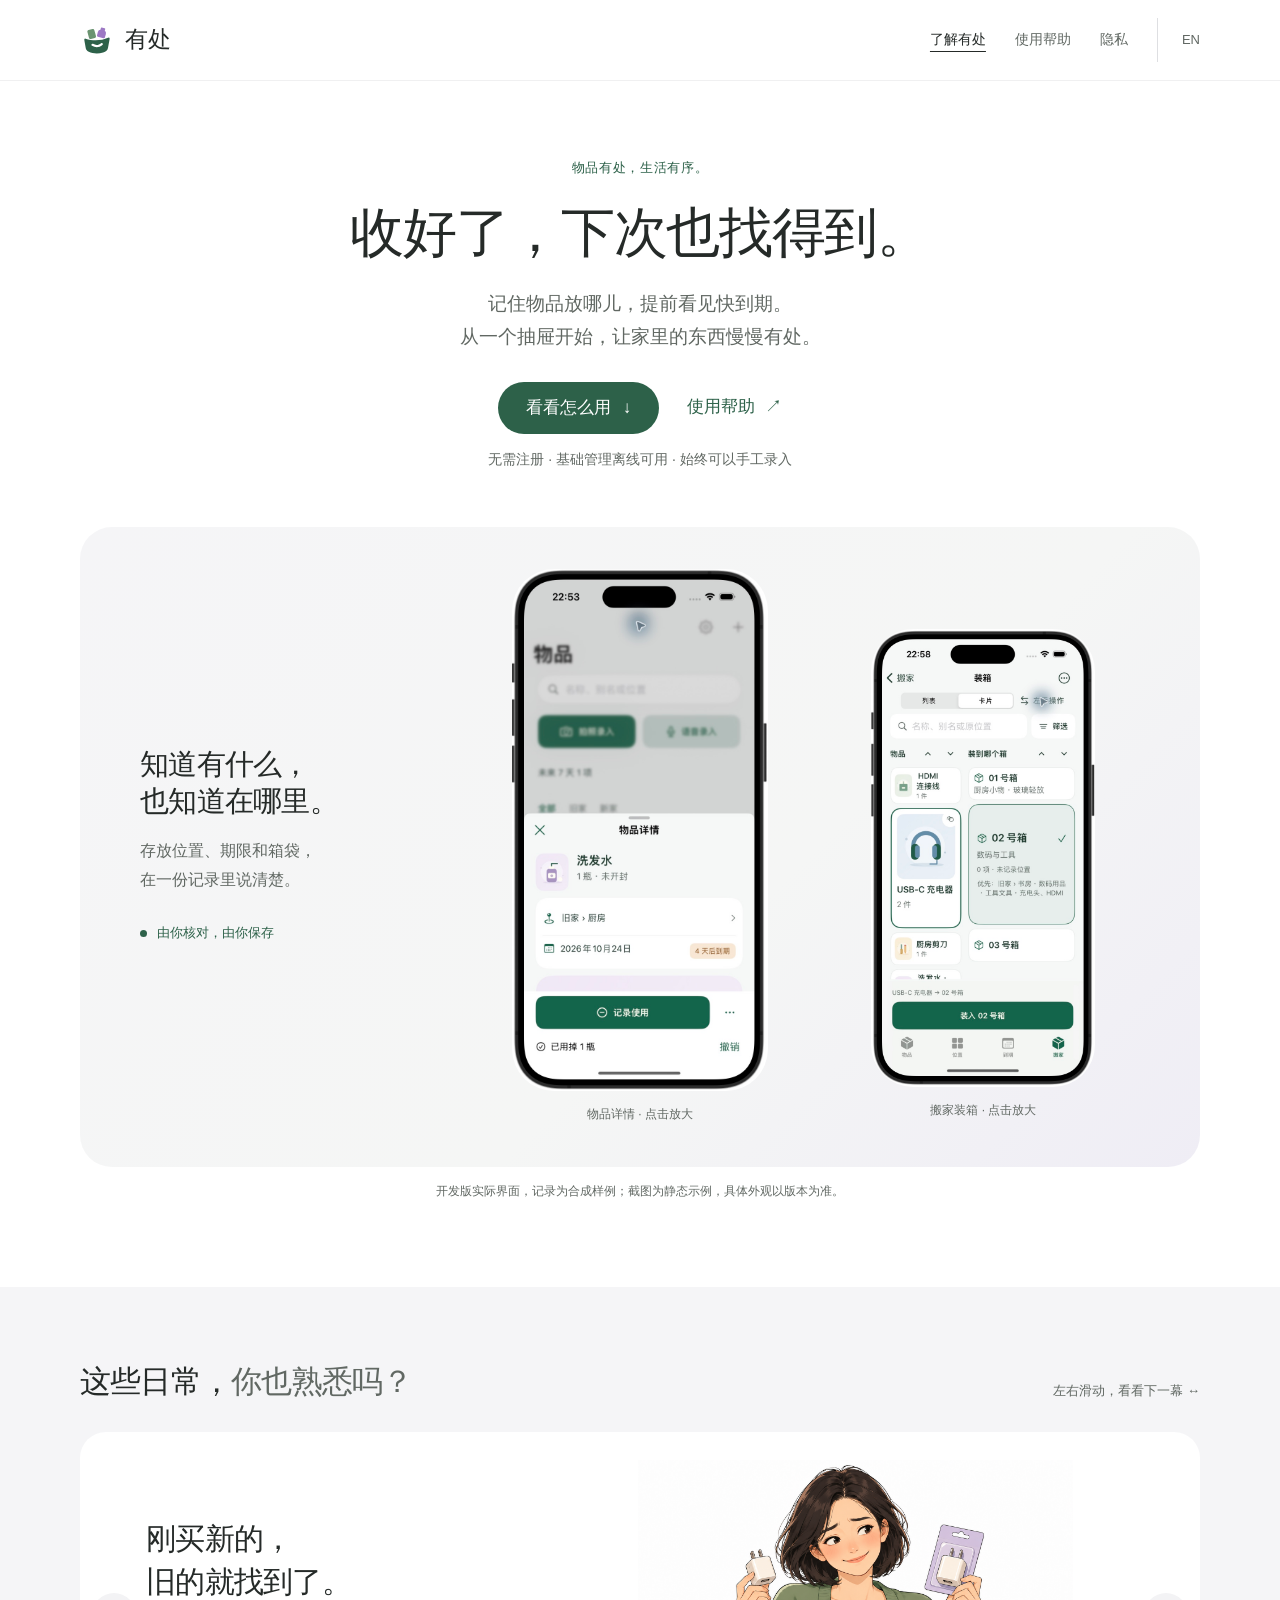
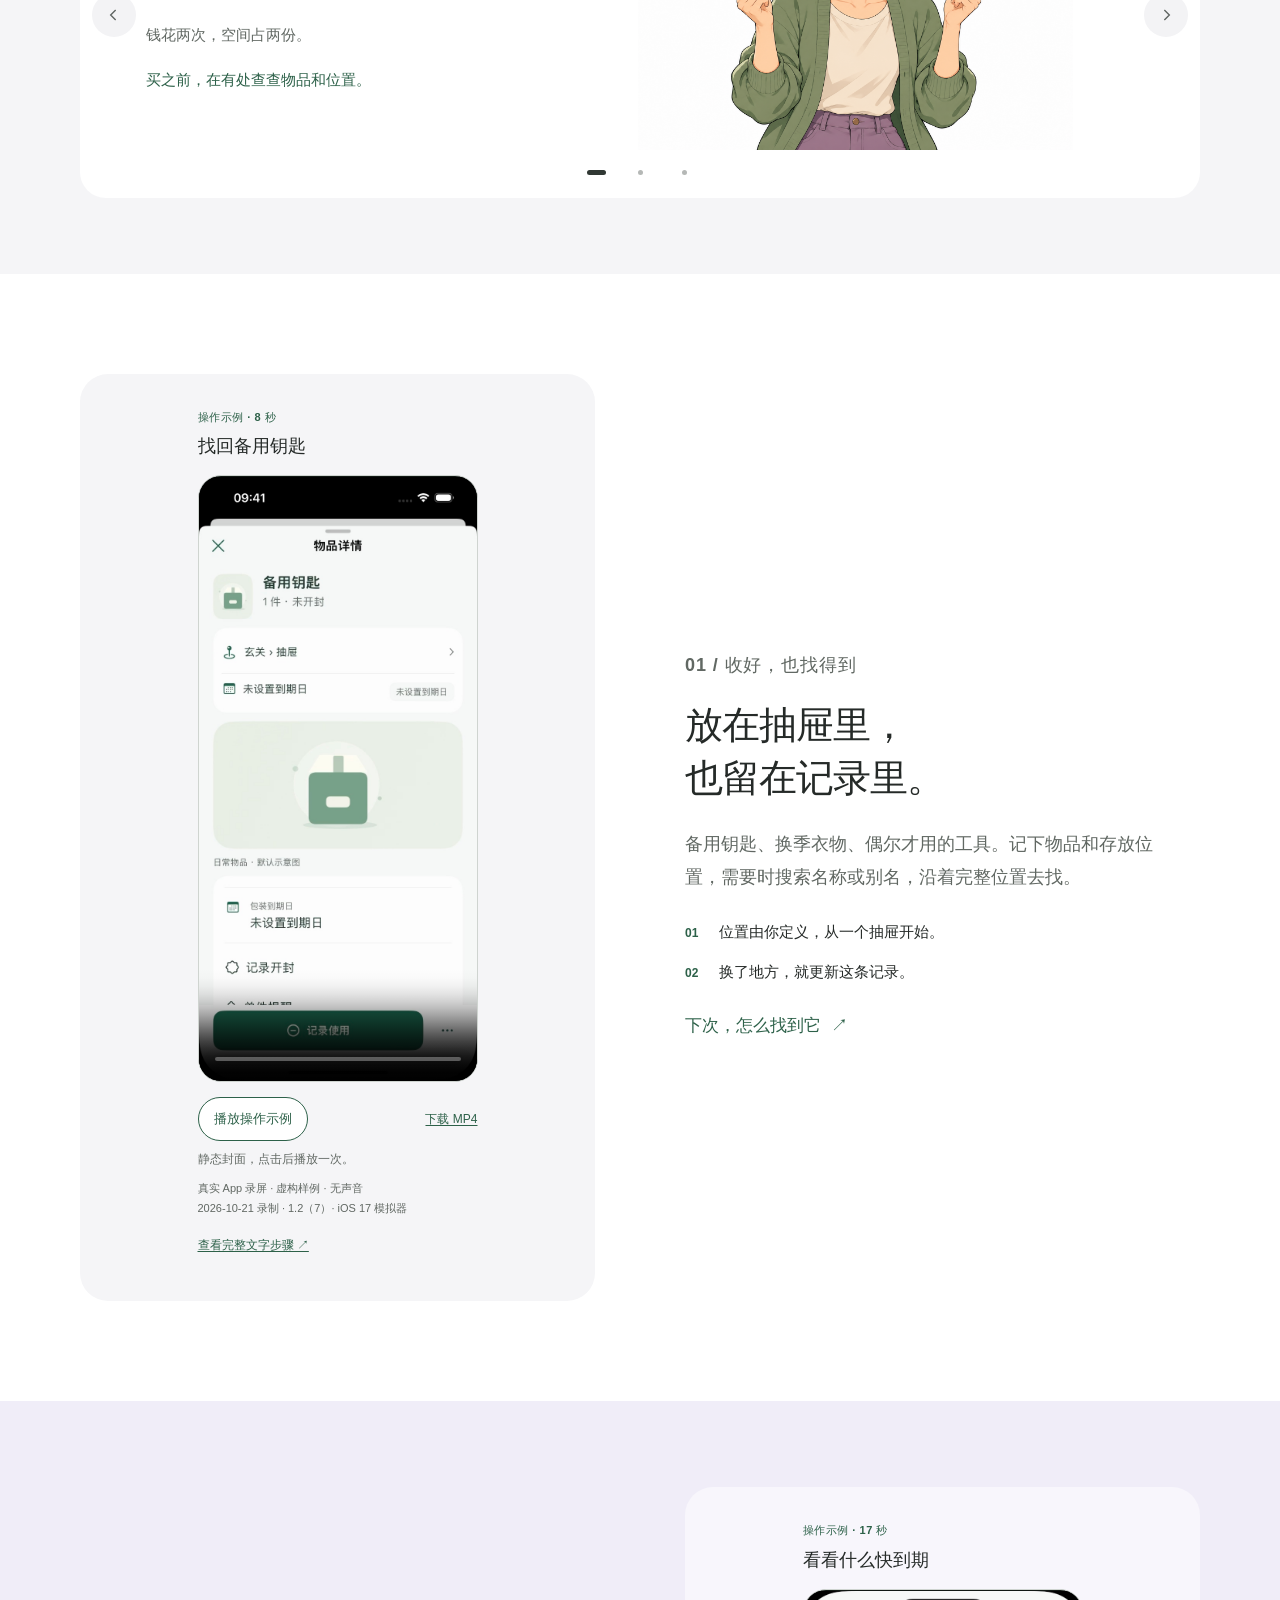
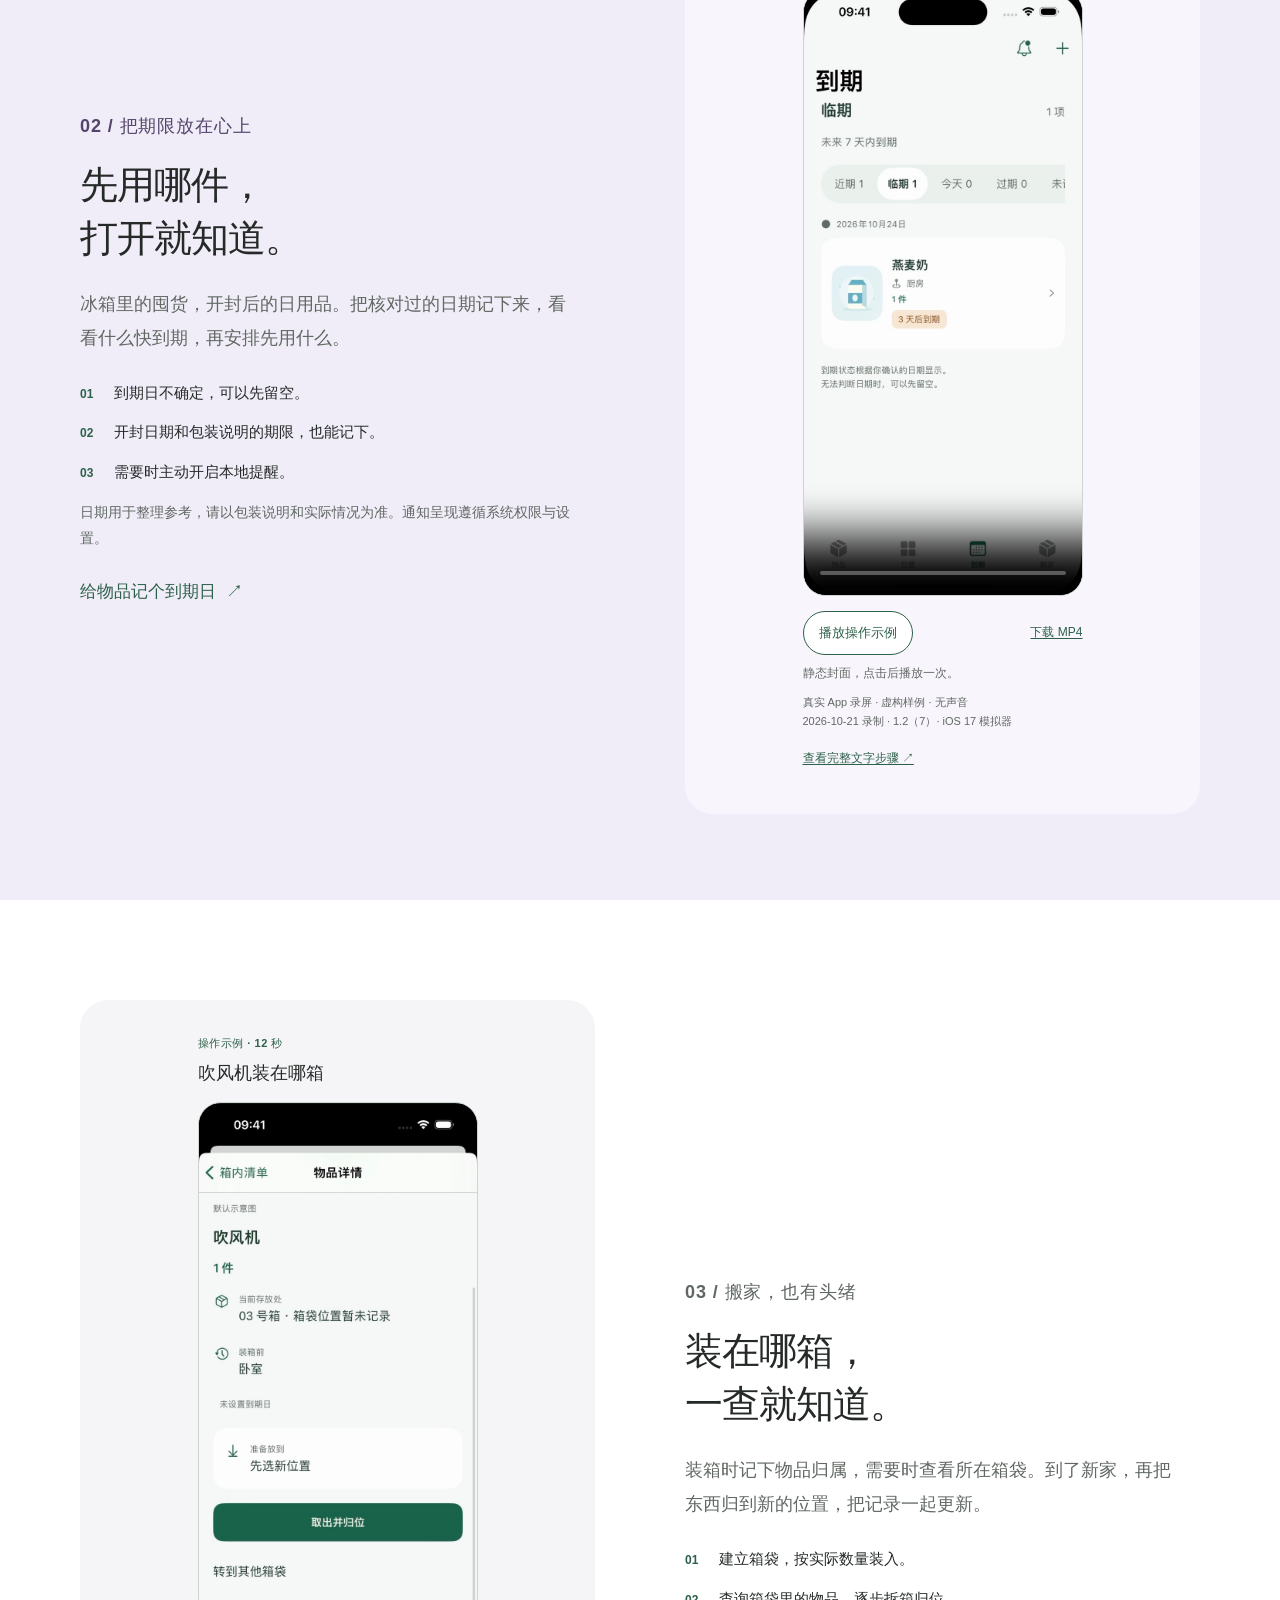
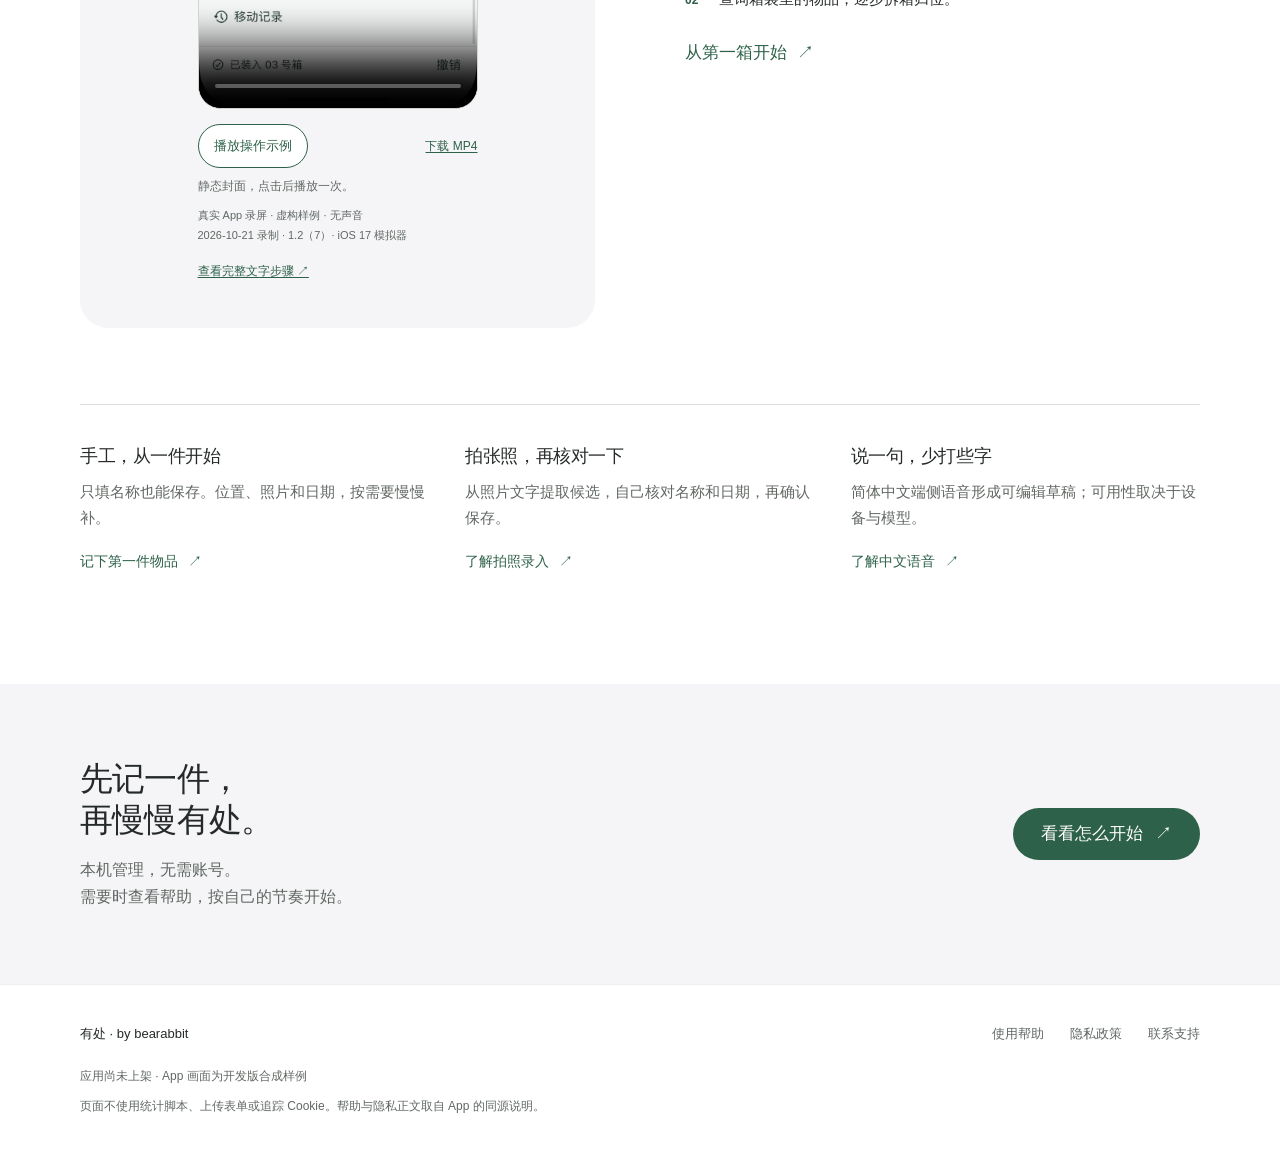
<file: index.html>
<!doctype html>
<html lang="zh-CN"><head><meta charset="utf-8"><meta name="viewport" content="width=device-width,initial-scale=1"><meta name="color-scheme" content="light"><meta name="referrer" content="no-referrer"><meta name="description" content="有处，记住物品放哪儿，提前看见快到期。了解产品、查找帮助与阅读隐私政策。"><title>收好了，下次也找得到 · 有处</title><link rel="icon" type="image/svg+xml" href="assets/youchu-symbol.svg"><link rel="stylesheet" href="styles.css?v=f6971fecb033"><noscript><style>.story-dots,.story-arrow,.swipe-hint{display:none}.story-viewport{display:block;overflow:visible}.story-slide{min-height:0;border-bottom:1px solid #dedfe2}.zoom-shot{pointer-events:none}</style></noscript><link rel="canonical" href="https://nico-jaa.github.io/youchu-support/index.html"></head>
<body id="top"><a class="skip-link" href="#main">跳到正文</a>
<header class="site-header"><div class="header-inner wrap"><a class="brand" href="index.html" aria-label="有处介绍首页"><img src="assets/youchu-symbol.svg" alt="" width="34" height="34"><span>有处</span></a><nav aria-label="主导航"><a href="index.html" aria-current="page">了解有处</a><a href="support/index.html">使用帮助</a><a href="support/privacy.html">隐私</a><a class="language" href="en/index.html" lang="en" aria-label="Read this page in English">EN</a></nav></div></header>
<main id="main" tabindex="-1"><section class="hero wrap" aria-labelledby="page-title"><p class="eyebrow">物品有处，生活有序。</p><h1 id="page-title">收好了，<span>下次也找得到。</span></h1><p class="hero-copy">记住物品放哪儿，提前看见快到期。<br>从一个抽屉开始，让家里的东西慢慢有处。</p><div class="actions"><a class="button" href="#find">看看怎么用 <span aria-hidden="true">↓</span></a><a class="text-link" href="support/index.html">使用帮助</a></div><p class="meta hero-note">无需注册 · 基础管理离线可用 · 始终可以手工录入</p>
<div class="product-stage"><div class="stage-aside"><h2>知道有什么，<br>也知道在哪里。</h2><p>存放位置、期限和箱袋，<br>在一份记录里说清楚。</p><span class="step-label"><i aria-hidden="true"></i>由你核对，由你保存</span></div><figure class="hero-primary"><button class="zoom-shot" type="button" data-zoom data-caption="物品详情：存放位置、数量和到期日" aria-label="放大查看：物品详情：存放位置、数量和到期日"><span class="shot-frame crop-native"><img src="assets/app-detail.png" alt="物品详情：存放位置、数量和到期日" loading="lazy" decoding="async"></span></button><figcaption class="shot-label">物品详情 · 点击放大</figcaption></figure><figure class="hero-secondary"><button class="zoom-shot" type="button" data-zoom data-caption="搬家卡片：选择物品和目标箱袋" aria-label="放大查看：搬家卡片：选择物品和目标箱袋"><span class="shot-frame crop-native"><img src="assets/app-moving.png" alt="搬家卡片：选择物品和目标箱袋" loading="lazy" decoding="async"></span></button><figcaption class="shot-label">搬家装箱 · 点击放大</figcaption></figure></div><p class="stage-footnote">开发版实际界面，记录为合成样例；截图为静态示例，具体外观以版本为准。</p></section>
    <section id="moments" class="stories" aria-labelledby="stories-title" aria-roledescription="轮播">
      <div class="wrap">
        <div class="stories-top" data-reveal><h2 id="stories-title">这些日常，<span>你也熟悉吗？</span></h2><span class="swipe-hint">左右滑动，看看下一幕 <span aria-hidden="true">↔</span></span></div>
        <div class="story-gallery" data-reveal>
          <div class="story-card">
          <div class="story-dots" role="tablist" aria-label="选择生活场景">
            <button type="button" role="tab" id="tab-find" aria-label="又买了一份" aria-selected="true" aria-controls="scene-find" tabindex="0"><i class="active" aria-hidden="true"></i></button>
            <button type="button" role="tab" id="tab-expiry" aria-label="忘记了期限" aria-selected="false" aria-controls="scene-expiry" tabindex="-1"><i aria-hidden="true"></i></button>
            <button type="button" role="tab" id="tab-moving" aria-label="搬家后翻箱" aria-selected="false" aria-controls="scene-moving" tabindex="-1"><i aria-hidden="true"></i></button>
          </div>
          <button type="button" id="previous-story" class="story-arrow story-previous" aria-label="上一个场景"><svg viewBox="0 0 24 24" aria-hidden="true"><path d="m14 6-6 6 6 6"/></svg></button>
          <button type="button" id="next-story" class="story-arrow story-next" aria-label="下一个场景"><svg viewBox="0 0 24 24" aria-hidden="true"><path d="m10 6 6 6-6 6"/></svg></button>
          <div class="story-viewport" id="story-viewport">
            <article class="story-slide" id="scene-find" role="tabpanel" aria-labelledby="tab-find" aria-describedby="story-keyboard-help" tabindex="0">
              <div class="story-copy"><h3>刚买新的，<br>旧的就找到了。</h3><p class="story-text">钱花两次，空间占两份。</p><p class="benefit">买之前，在有处查查物品和位置。</p></div>
              <figure class="comic"><img src="assets/repeat-buying.png" width="1536" height="1024" draggable="false" alt="生活漫画：她拿着旧充电头和刚买的相同充电头，露出无奈的笑。"></figure>
            </article>
            <article class="story-slide" id="scene-expiry" role="tabpanel" aria-labelledby="tab-expiry" aria-describedby="story-keyboard-help" tabindex="-1">
              <div class="story-copy"><h3>想起来用，<br>才发现已过期。</h3><p class="story-text">酸奶没来得及喝，面霜记不清哪天开的。</p><p class="benefit">有处记下开封日和到期日，提醒按需开启。</p></div>
              <figure class="comic"><img src="assets/forgotten-dates.png" width="1536" height="1024" draggable="false" alt="生活漫画：她望着标有12M的面霜，回想开封日期；一旁只有一杯酸奶。"></figure>
            </article>
            <article class="story-slide" id="scene-moving" role="tabpanel" aria-labelledby="tab-moving" aria-describedby="story-keyboard-help" tabindex="-1">
              <div class="story-copy"><h3>家搬好了，<br>东西却找不到。</h3><p class="story-text">第一晚找个吹风机，也得一箱箱翻。</p><p class="benefit">装箱时记下箱号，要用时在有处查。</p></div>
              <figure class="comic"><img src="assets/moving-boxes.png" width="1536" height="1024" draggable="false" alt="生活漫画：她从03号箱中拿出吹风机，终于松了口气；身后只有一个02号箱。"></figure>
            </article>
          </div>
          </div>
        </div>
        <p class="sr-only" id="story-keyboard-help">方向键切换场景，空格键暂停或继续自动轮播。</p>
        <p class="sr-only" id="story-announcement" role="status" aria-live="polite" aria-atomic="true">第 1 个，共 3 个场景：又买了一份。</p>
      </div>
    </section>
<section class="section wrap" id="find" aria-labelledby="find-title"><div class="feature" data-reveal><div class="feature-art"><section class="operation-demo" aria-labelledby="demo-find-title"><div class="demo-player"><p class="demo-kicker">操作示例 · 8 秒</p><h3 id="demo-find-title">找回备用钥匙</h3><video id="demo-find" data-operation-demo controls playsinline preload="none" poster="demos/find.jpg" width="720" height="1562" aria-label="找回备用钥匙" aria-describedby="demo-find-note"><source src="demos/find.mp4" type="video/mp4"><track kind="captions" src="demos/find.zh.vtt" srclang="zh-CN" label="简体中文" default><track kind="captions" src="demos/find.en.vtt" srclang="en" label="English">此浏览器暂不支持视频，请阅读文字步骤。</video><div class="demo-actions"><button class="demo-play" type="button" data-demo-play hidden>播放操作示例</button><a href="demos/find.mp4" download>下载 MP4</a></div><p class="demo-status" role="status" aria-live="polite" data-demo-status>静态封面，点击后播放一次。</p><p class="demo-note" id="demo-find-note">真实 App 录屏 · 虚构样例 · 无声音<br>2026-10-21 录制 · 1.2（7）· iOS 17 模拟器</p></div><a class="demo-help-link" href="support/index.html#help-find">查看完整文字步骤 ↗</a></section></div><div class="feature-copy"><p class="eyebrow">01 / 收好，也找得到</p><h2 id="find-title">放在抽屉里，<br>也留在记录里。</h2><p>备用钥匙、换季衣物、偶尔才用的工具。记下物品和存放位置，需要时搜索名称或别名，沿着完整位置去找。</p><ul class="detail-list"><li><span>01</span>位置由你定义，从一个抽屉开始。</li><li><span>02</span>换了地方，就更新这条记录。</li></ul><a class="text-link" href="support/index.html#help-find">下次，怎么找到它</a></div></div></section>
<section class="tinted" id="expiry" aria-labelledby="expiry-title"><div class="feature wrap" data-reveal><div class="feature-copy"><p class="eyebrow">02 / 把期限放在心上</p><h2 id="expiry-title">先用哪件，<br>打开就知道。</h2><p>冰箱里的囤货，开封后的日用品。把核对过的日期记下来，看看什么快到期，再安排先用什么。</p><ul class="detail-list"><li><span>01</span>到期日不确定，可以先留空。</li><li><span>02</span>开封日期和包装说明的期限，也能记下。</li><li><span>03</span>需要时主动开启本地提醒。</li></ul><p class="detail">日期用于整理参考，请以包装说明和实际情况为准。通知呈现遵循系统权限与设置。</p><a class="text-link" href="support/index.html#help-expiry">给物品记个到期日</a></div><div class="feature-art"><section class="operation-demo" aria-labelledby="demo-expiry-title"><div class="demo-player"><p class="demo-kicker">操作示例 · 17 秒</p><h3 id="demo-expiry-title">看看什么快到期</h3><video id="demo-expiry" data-operation-demo controls playsinline preload="none" poster="demos/expiry.jpg" width="720" height="1562" aria-label="看看什么快到期" aria-describedby="demo-expiry-note"><source src="demos/expiry.mp4" type="video/mp4"><track kind="captions" src="demos/expiry.zh.vtt" srclang="zh-CN" label="简体中文" default><track kind="captions" src="demos/expiry.en.vtt" srclang="en" label="English">此浏览器暂不支持视频，请阅读文字步骤。</video><div class="demo-actions"><button class="demo-play" type="button" data-demo-play hidden>播放操作示例</button><a href="demos/expiry.mp4" download>下载 MP4</a></div><p class="demo-status" role="status" aria-live="polite" data-demo-status>静态封面，点击后播放一次。</p><p class="demo-note" id="demo-expiry-note">真实 App 录屏 · 虚构样例 · 无声音<br>2026-10-21 录制 · 1.2（7）· iOS 17 模拟器</p></div><a class="demo-help-link" href="support/index.html#help-expiry">查看完整文字步骤 ↗</a></section></div></div></section>
<section class="section wrap" id="moving" aria-labelledby="moving-title"><div class="feature" data-reveal><div class="feature-art"><section class="operation-demo" aria-labelledby="demo-moving-title"><div class="demo-player"><p class="demo-kicker">操作示例 · 12 秒</p><h3 id="demo-moving-title">吹风机装在哪箱</h3><video id="demo-moving" data-operation-demo controls playsinline preload="none" poster="demos/moving.jpg" width="720" height="1562" aria-label="吹风机装在哪箱" aria-describedby="demo-moving-note"><source src="demos/moving.mp4" type="video/mp4"><track kind="captions" src="demos/moving.zh.vtt" srclang="zh-CN" label="简体中文" default><track kind="captions" src="demos/moving.en.vtt" srclang="en" label="English">此浏览器暂不支持视频，请阅读文字步骤。</video><div class="demo-actions"><button class="demo-play" type="button" data-demo-play hidden>播放操作示例</button><a href="demos/moving.mp4" download>下载 MP4</a></div><p class="demo-status" role="status" aria-live="polite" data-demo-status>静态封面，点击后播放一次。</p><p class="demo-note" id="demo-moving-note">真实 App 录屏 · 虚构样例 · 无声音<br>2026-10-21 录制 · 1.2（7）· iOS 17 模拟器</p></div><a class="demo-help-link" href="support/index.html#help-moving-pack">查看完整文字步骤 ↗</a></section></div><div class="feature-copy"><p class="eyebrow">03 / 搬家，也有头绪</p><h2 id="moving-title">装在哪箱，<br>一查就知道。</h2><p>装箱时记下物品归属，需要时查看所在箱袋。到了新家，再把东西归到新的位置，把记录一起更新。</p><ul class="detail-list"><li><span>01</span>建立箱袋，按实际数量装入。</li><li><span>02</span>查询箱袋里的物品，逐步拆箱归位。</li></ul><a class="text-link" href="support/index.html#help-moving-pack">从第一箱开始</a></div></div>
<div class="entry-strip" data-reveal><div><h3>手工，从一件开始</h3><p>只填名称也能保存。位置、照片和日期，按需要慢慢补。</p><a class="text-link" href="support/index.html#help-add">记下第一件物品</a></div><div><h3>拍张照，再核对一下</h3><p>从照片文字提取候选，自己核对名称和日期，再确认保存。</p><a class="text-link" href="support/index.html#help-camera">了解拍照录入</a></div><div><h3>说一句，少打些字</h3><p>简体中文端侧语音形成可编辑草稿；可用性取决于设备与模型。</p><a class="text-link" href="support/index.html#help-voice">了解中文语音</a></div></div></section>
<section class="start-band"><div class="start-inner wrap"><div><h2>先记一件，<br>再慢慢有处。</h2><p>本机管理，无需账号。<br>需要时查看帮助，按自己的节奏开始。</p></div><a class="button" href="support/index.html#help-add">看看怎么开始 <span aria-hidden="true">↗</span></a></div></section></main>
<footer class="site-footer"><div class="wrap"><div class="footer-top"><p>有处 · by bearabbit</p><nav aria-label="页脚导航"><a href="support/index.html">使用帮助</a><a href="support/privacy.html">隐私政策</a><a href="support/index.html#contact">联系支持</a></nav></div><p class="preview-note">应用尚未上架 · App 画面为开发版合成样例</p><p class="footer-platform">页面不使用统计脚本、上传表单或追踪 Cookie。帮助与隐私正文取自 App 的同源说明。</p></div></footer><dialog class="screen-dialog" id="screen-dialog" aria-labelledby="screen-caption"><div class="dialog-top"><p id="screen-caption"></p><button type="button" data-close aria-label="关闭界面预览">×</button></div><div class="dialog-slot"></div><p class="meta">开发版实际界面 · 合成样例 · 可用 Escape 关闭</p></dialog><script src="site.js?v=bffa818cf322"></script><script src="demos.js?v=c420c687d292"></script><script src="story.js?v=08ee1596a3bb"></script><script src="motion.js?v=6c6e87fdf1d6"></script></body></html>
</file>
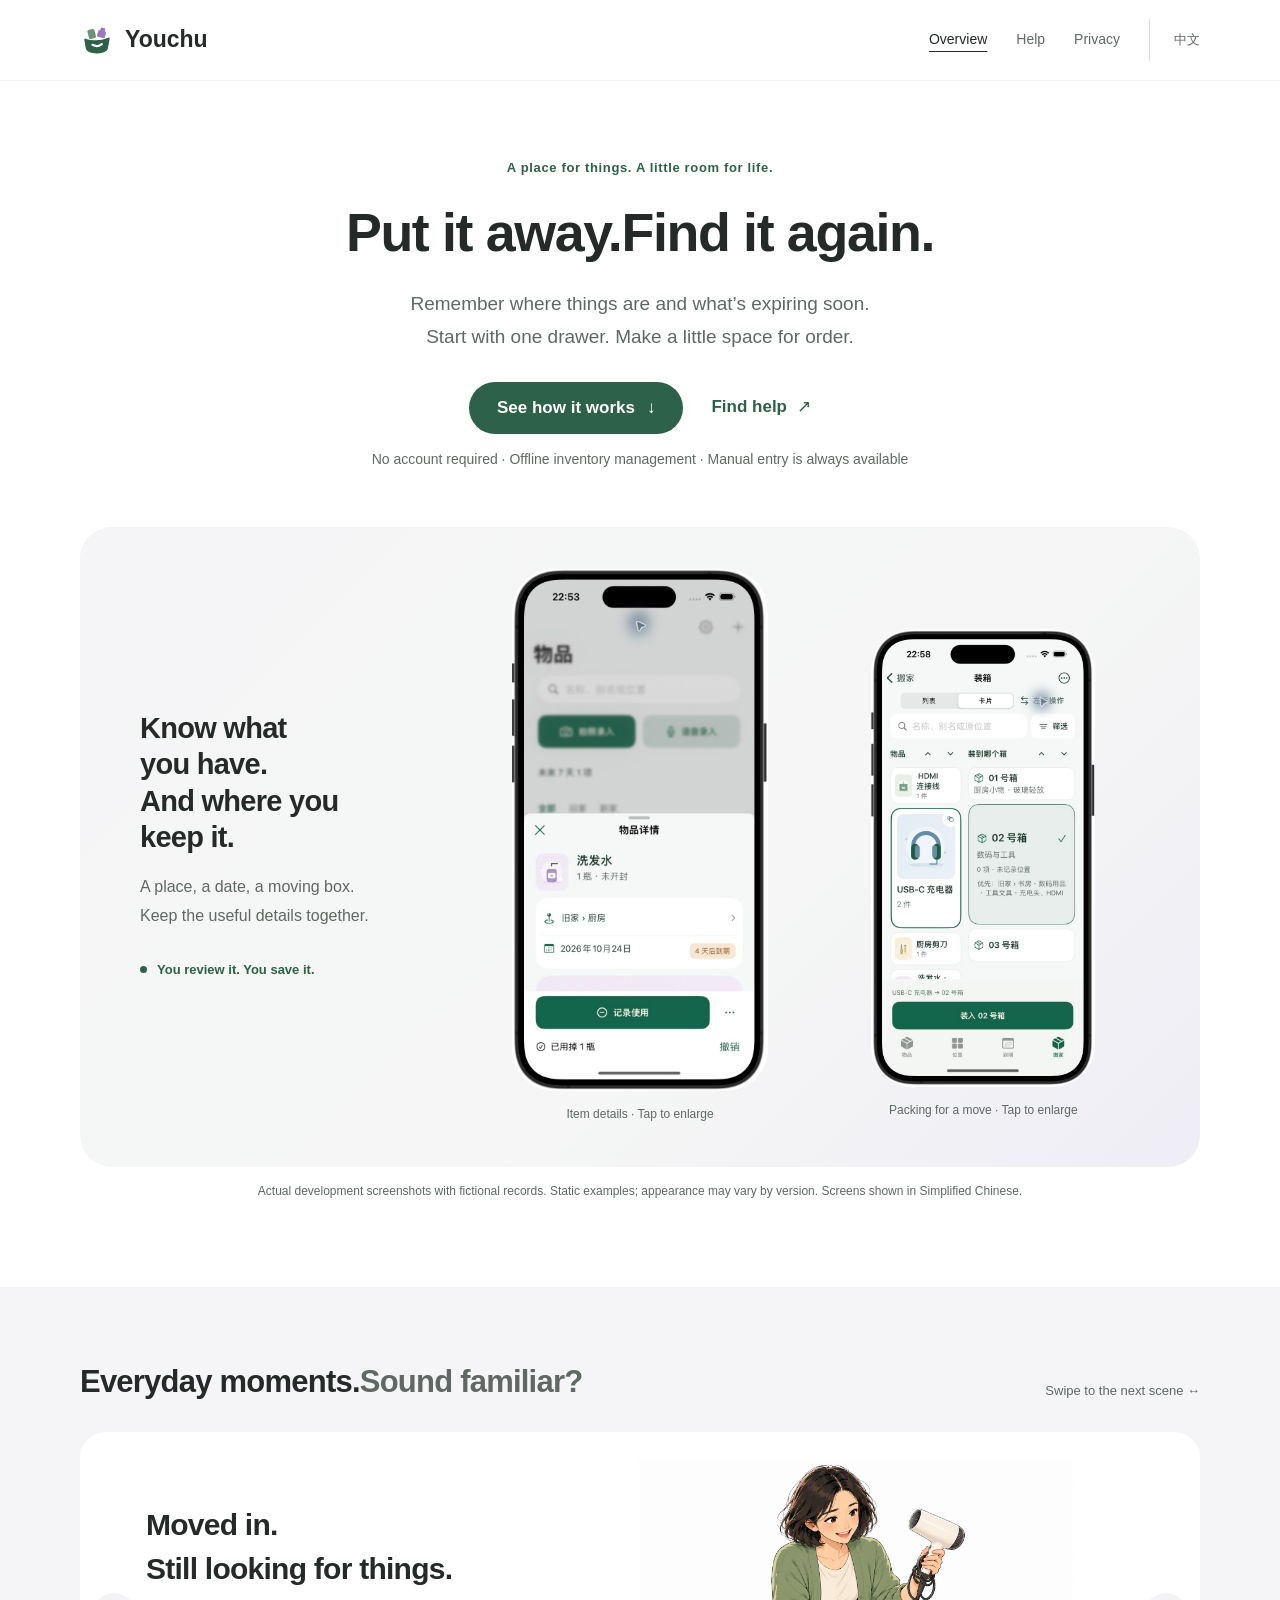
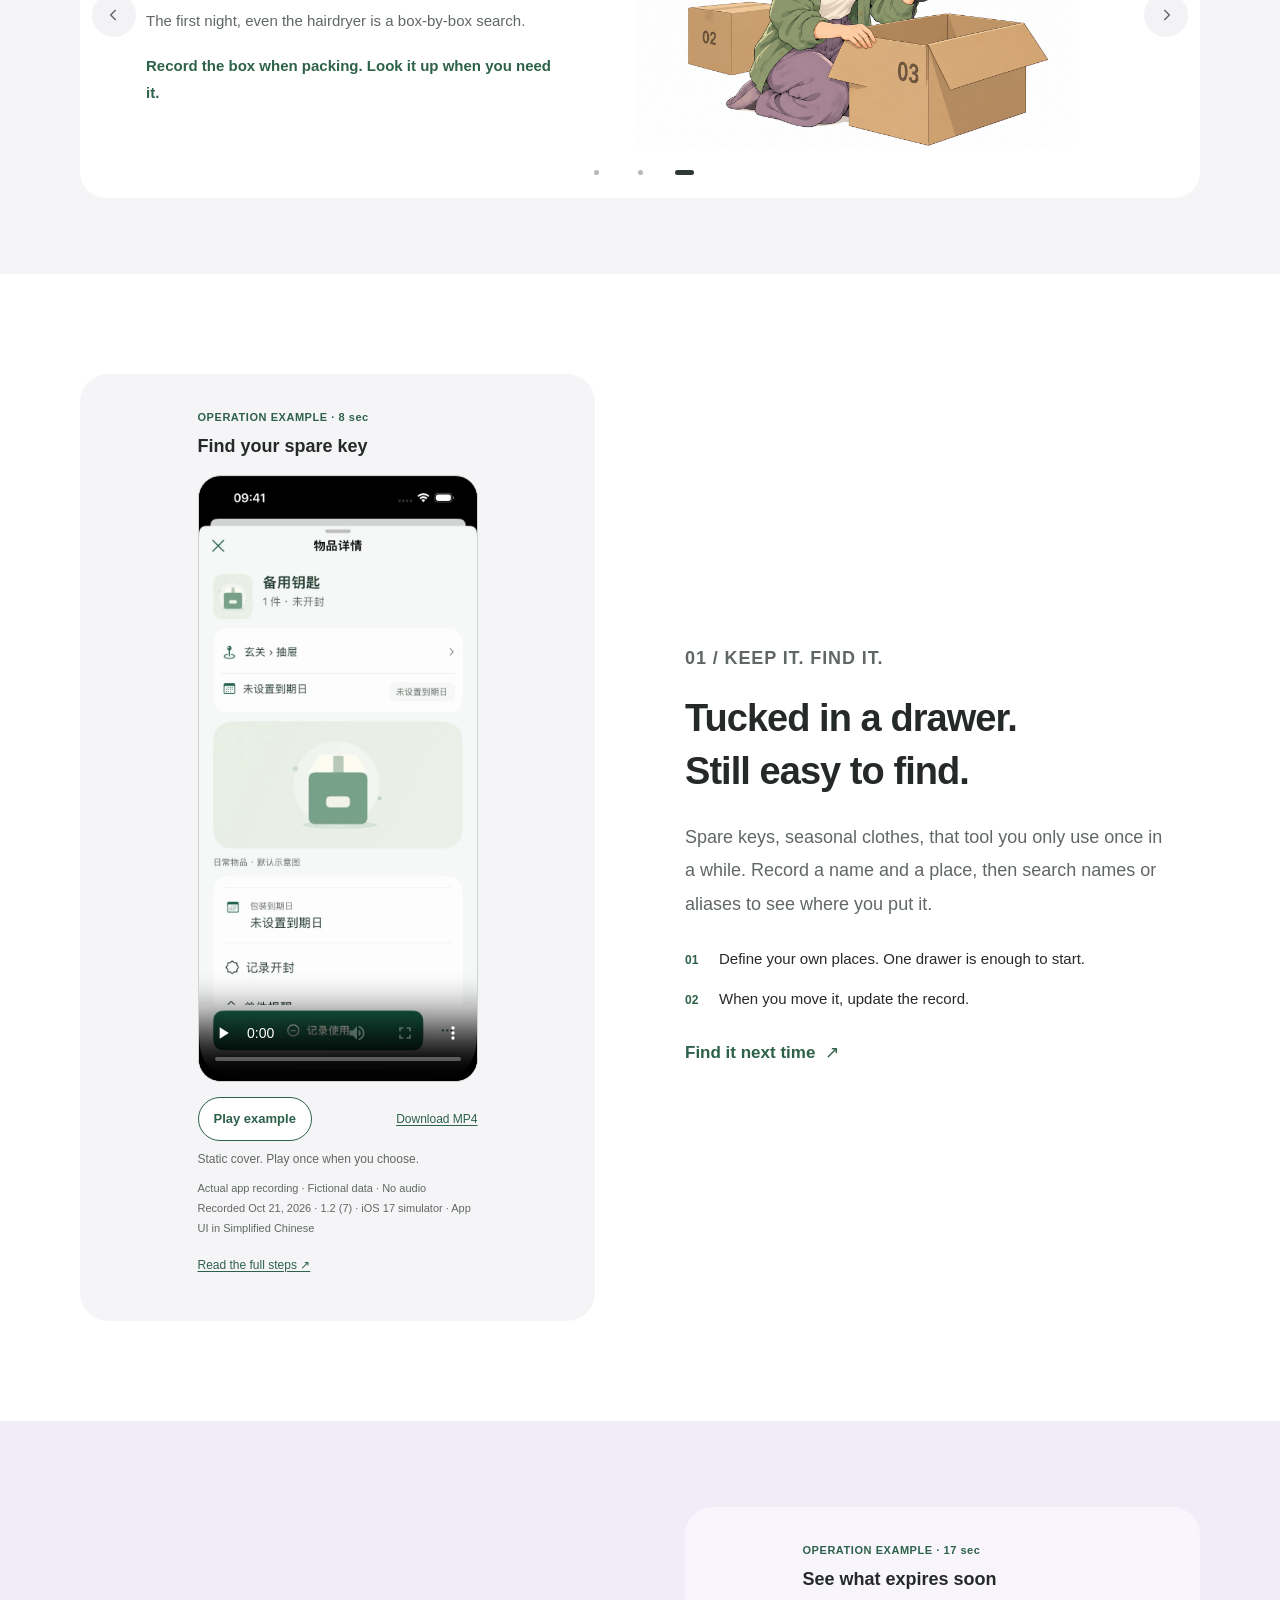
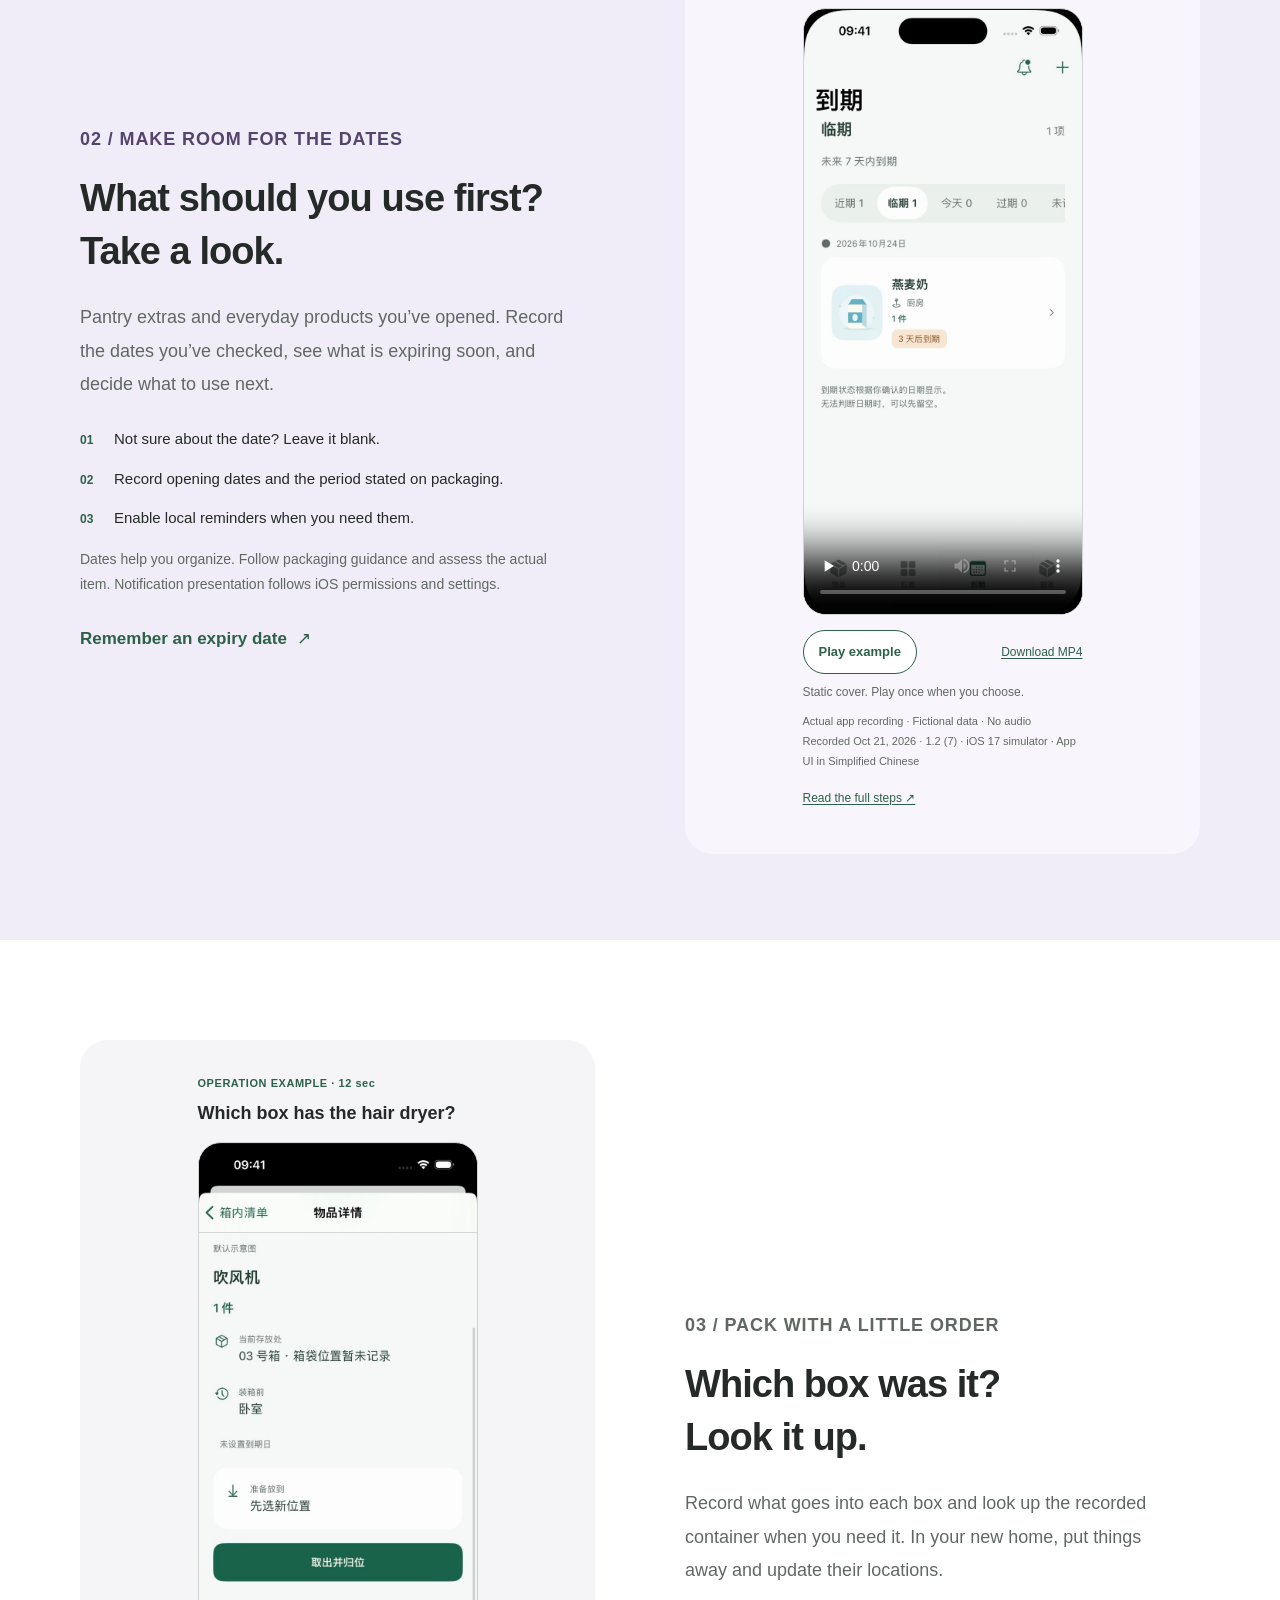
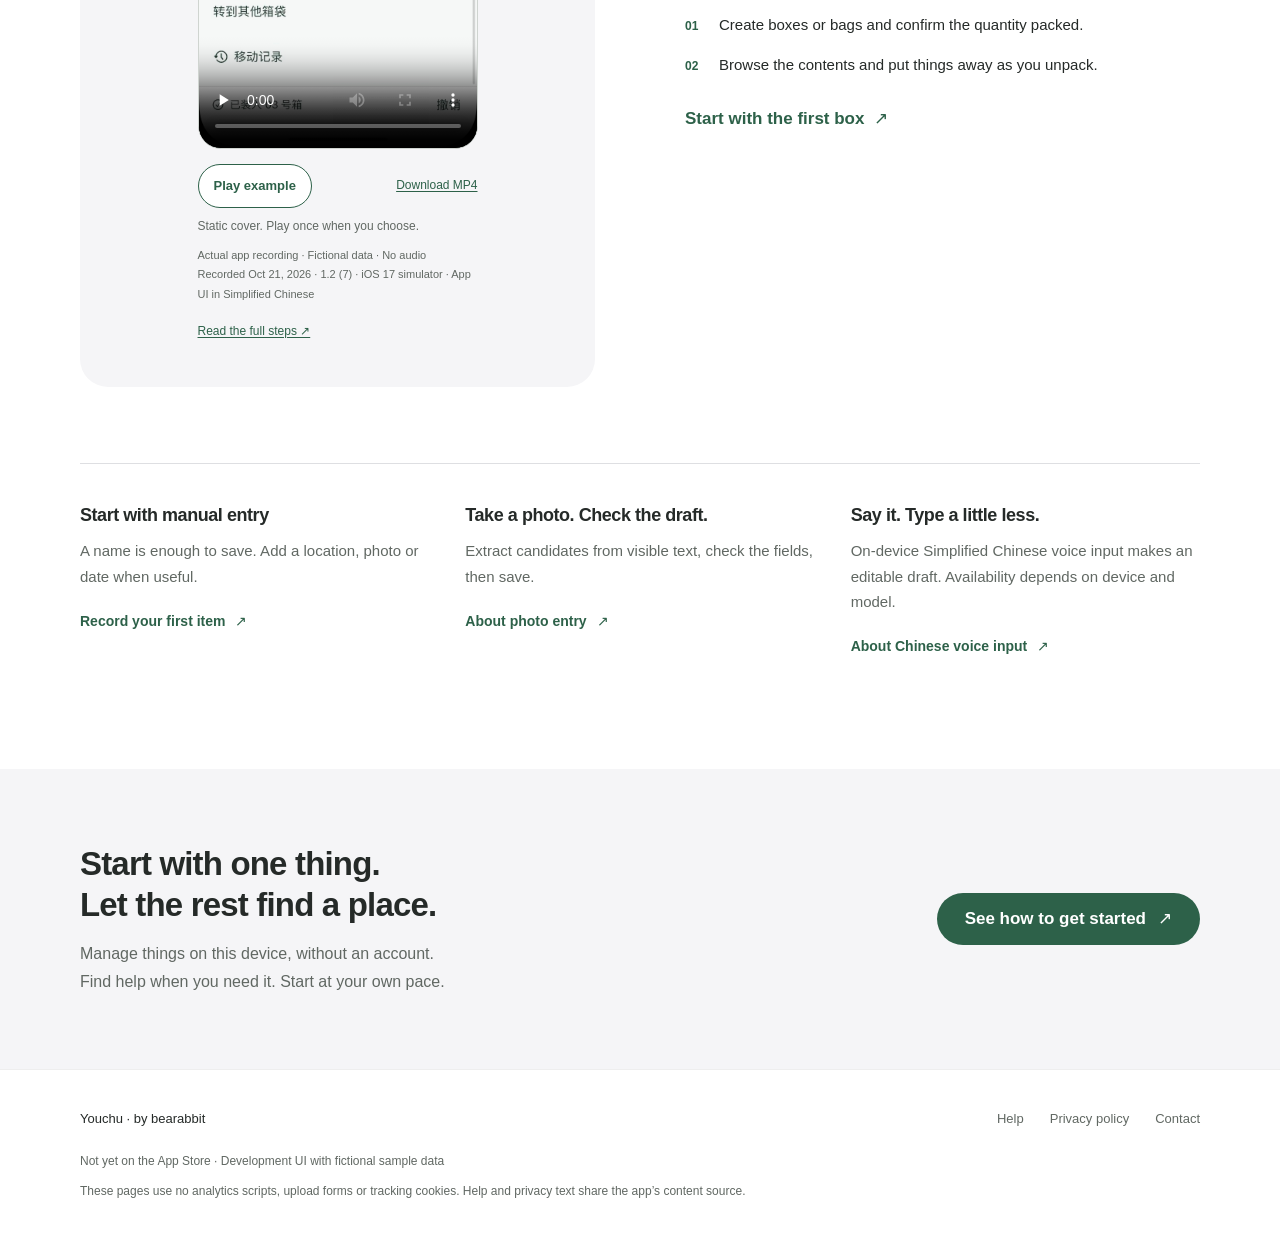
<file: en/index.html>
<!doctype html>
<html lang="en"><head><meta charset="utf-8"><meta name="viewport" content="width=device-width,initial-scale=1"><meta name="color-scheme" content="light"><meta name="referrer" content="no-referrer"><meta name="description" content="Youchu helps you remember where things are and what is expiring soon. Explore the app, find help and read our privacy policy."><title>Put it away. Find it again. · Youchu</title><link rel="icon" type="image/svg+xml" href="../assets/youchu-symbol.svg"><link rel="stylesheet" href="../styles.css?v=f6971fecb033"><noscript><style>.story-dots,.story-arrow,.swipe-hint{display:none}.story-viewport{display:block;overflow:visible}.story-slide{min-height:0;border-bottom:1px solid #dedfe2}.zoom-shot{pointer-events:none}</style></noscript><link rel="canonical" href="https://nico-jaa.github.io/youchu-support/en/index.html"></head>
<body id="top"><a class="skip-link" href="#main">Skip to content</a>
<header class="site-header"><div class="header-inner wrap"><a class="brand" href="index.html" aria-label="Youchu home"><img src="../assets/youchu-symbol.svg" alt="" width="34" height="34"><span>Youchu</span></a><nav aria-label="Main navigation"><a href="index.html" aria-current="page">Overview</a><a href="support/index.html">Help</a><a href="support/privacy.html">Privacy</a><a class="language" href="../index.html" lang="zh-CN" aria-label="用简体中文阅读此页">中文</a></nav></div></header>
<main id="main" tabindex="-1"><section class="hero wrap" aria-labelledby="page-title"><p class="eyebrow">A place for things. A little room for life.</p><h1 id="page-title">Put it away.<span>Find it again.</span></h1><p class="hero-copy">Remember where things are and what’s expiring soon.<br>Start with one drawer. Make a little space for order.</p><div class="actions"><a class="button" href="#find">See how it works <span aria-hidden="true">↓</span></a><a class="text-link" href="support/index.html">Find help</a></div><p class="meta hero-note">No account required · Offline inventory management · Manual entry is always available</p>
<div class="product-stage"><div class="stage-aside"><h2>Know what you have.<br>And where you keep it.</h2><p>A place, a date, a moving box.<br>Keep the useful details together.</p><span class="step-label"><i aria-hidden="true"></i>You review it. You save it.</span></div><figure class="hero-primary"><button class="zoom-shot" type="button" data-zoom data-caption="Item details: location, quantity and expiry date" aria-label="Enlarge: Item details: location, quantity and expiry date"><span class="shot-frame crop-native"><img src="../assets/app-detail.png" alt="Item details: location, quantity and expiry date" loading="lazy" decoding="async"></span></button><figcaption class="shot-label">Item details · Tap to enlarge</figcaption></figure><figure class="hero-secondary"><button class="zoom-shot" type="button" data-zoom data-caption="Moving cards: select an item and its box" aria-label="Enlarge: Moving cards: select an item and its box"><span class="shot-frame crop-native"><img src="../assets/app-moving.png" alt="Moving cards: select an item and its box" loading="lazy" decoding="async"></span></button><figcaption class="shot-label">Packing for a move · Tap to enlarge</figcaption></figure></div><p class="stage-footnote">Actual development screenshots with fictional records. Static examples; appearance may vary by version. Screens shown in Simplified Chinese.</p></section>
    <section id="moments" class="stories" aria-labelledby="stories-title" aria-roledescription="carousel">
      <div class="wrap">
        <div class="stories-top" data-reveal><h2 id="stories-title">Everyday moments.<span>Sound familiar?</span></h2><span class="swipe-hint">Swipe to the next scene <span aria-hidden="true">↔</span></span></div>
        <div class="story-gallery" data-reveal>
          <div class="story-card">
          <div class="story-dots" role="tablist" aria-label="Choose a scene">
            <button type="button" role="tab" id="tab-find" aria-label="Bought it twice" aria-selected="true" aria-controls="scene-find" tabindex="0"><i class="active" aria-hidden="true"></i></button>
            <button type="button" role="tab" id="tab-expiry" aria-label="Forgot the date" aria-selected="false" aria-controls="scene-expiry" tabindex="-1"><i aria-hidden="true"></i></button>
            <button type="button" role="tab" id="tab-moving" aria-label="Searching moving boxes" aria-selected="false" aria-controls="scene-moving" tabindex="-1"><i aria-hidden="true"></i></button>
          </div>
          <button type="button" id="previous-story" class="story-arrow story-previous" aria-label="Previous scene"><svg viewBox="0 0 24 24" aria-hidden="true"><path d="m14 6-6 6 6 6"/></svg></button>
          <button type="button" id="next-story" class="story-arrow story-next" aria-label="Next scene"><svg viewBox="0 0 24 24" aria-hidden="true"><path d="m10 6 6 6-6 6"/></svg></button>
          <div class="story-viewport" id="story-viewport">
            <article class="story-slide" id="scene-find" role="tabpanel" aria-labelledby="tab-find" aria-describedby="story-keyboard-help" tabindex="0">
              <div class="story-copy"><h3>Bought a new one.<br>Found the old one.</h3><p class="story-text">Paid twice. Stored twice.</p><p class="benefit">Before buying, check what you have and where it is.</p></div>
              <figure class="comic"><img src="../assets/repeat-buying.png" width="1536" height="1024" draggable="false" alt="Illustration: a woman holding an old charger and an identical new charger."></figure>
            </article>
            <article class="story-slide" id="scene-expiry" role="tabpanel" aria-labelledby="tab-expiry" aria-describedby="story-keyboard-help" tabindex="-1">
              <div class="story-copy"><h3>Remembered it.<br>A little too late.</h3><p class="story-text">Forgotten yogurt. A cream you cannot remember opening.</p><p class="benefit">Record opening and expiry dates. Enable reminders when needed.</p></div>
              <figure class="comic"><img src="../assets/forgotten-dates.png" width="1536" height="1024" draggable="false" alt="Illustration: a woman trying to remember when she opened a cream, beside a yogurt."></figure>
            </article>
            <article class="story-slide" id="scene-moving" role="tabpanel" aria-labelledby="tab-moving" aria-describedby="story-keyboard-help" tabindex="-1">
              <div class="story-copy"><h3>Moved in.<br>Still looking for things.</h3><p class="story-text">The first night, even the hairdryer is a box-by-box search.</p><p class="benefit">Record the box when packing. Look it up when you need it.</p></div>
              <figure class="comic"><img src="../assets/moving-boxes.png" width="1536" height="1024" draggable="false" alt="Illustration: a woman finding a hairdryer in box 03, with box 02 behind her."></figure>
            </article>
          </div>
          </div>
        </div>
        <p class="sr-only" id="story-keyboard-help">Use arrow keys to change scenes. Space pauses or resumes automatic rotation.</p>
        <p class="sr-only" id="story-announcement" role="status" aria-live="polite" aria-atomic="true">Scene 1 of 3: Bought it twice.</p>
      </div>
    </section>
<section class="section wrap" id="find" aria-labelledby="find-title"><div class="feature" data-reveal><div class="feature-art"><section class="operation-demo" aria-labelledby="demo-find-title"><div class="demo-player"><p class="demo-kicker">OPERATION EXAMPLE · 8 sec</p><h3 id="demo-find-title">Find your spare key</h3><video id="demo-find" data-operation-demo controls playsinline preload="none" poster="../demos/find.jpg" width="720" height="1562" aria-label="Find your spare key" aria-describedby="demo-find-note"><source src="../demos/find.mp4" type="video/mp4"><track kind="captions" src="../demos/find.en.vtt" srclang="en" label="English" default><track kind="captions" src="../demos/find.zh.vtt" srclang="zh-CN" label="简体中文">This browser does not support video. Read the written steps instead.</video><div class="demo-actions"><button class="demo-play" type="button" data-demo-play hidden>Play example</button><a href="../demos/find.mp4" download>Download MP4</a></div><p class="demo-status" role="status" aria-live="polite" data-demo-status>Static cover. Play once when you choose.</p><p class="demo-note" id="demo-find-note">Actual app recording · Fictional data · No audio<br>Recorded Oct 21, 2026 · 1.2 (7) · iOS 17 simulator · App UI in Simplified Chinese</p></div><a class="demo-help-link" href="support/index.html#help-find">Read the full steps ↗</a></section></div><div class="feature-copy"><p class="eyebrow">01 / KEEP IT. FIND IT.</p><h2 id="find-title">Tucked in a drawer.<br>Still easy to find.</h2><p>Spare keys, seasonal clothes, that tool you only use once in a while. Record a name and a place, then search names or aliases to see where you put it.</p><ul class="detail-list"><li><span>01</span>Define your own places. One drawer is enough to start.</li><li><span>02</span>When you move it, update the record.</li></ul><a class="text-link" href="support/index.html#help-find">Find it next time</a></div></div></section>
<section class="tinted" id="expiry" aria-labelledby="expiry-title"><div class="feature wrap" data-reveal><div class="feature-copy"><p class="eyebrow">02 / MAKE ROOM FOR THE DATES</p><h2 id="expiry-title">What should you use first?<br>Take a look.</h2><p>Pantry extras and everyday products you’ve opened. Record the dates you’ve checked, see what is expiring soon, and decide what to use next.</p><ul class="detail-list"><li><span>01</span>Not sure about the date? Leave it blank.</li><li><span>02</span>Record opening dates and the period stated on packaging.</li><li><span>03</span>Enable local reminders when you need them.</li></ul><p class="detail">Dates help you organize. Follow packaging guidance and assess the actual item. Notification presentation follows iOS permissions and settings.</p><a class="text-link" href="support/index.html#help-expiry">Remember an expiry date</a></div><div class="feature-art"><section class="operation-demo" aria-labelledby="demo-expiry-title"><div class="demo-player"><p class="demo-kicker">OPERATION EXAMPLE · 17 sec</p><h3 id="demo-expiry-title">See what expires soon</h3><video id="demo-expiry" data-operation-demo controls playsinline preload="none" poster="../demos/expiry.jpg" width="720" height="1562" aria-label="See what expires soon" aria-describedby="demo-expiry-note"><source src="../demos/expiry.mp4" type="video/mp4"><track kind="captions" src="../demos/expiry.en.vtt" srclang="en" label="English" default><track kind="captions" src="../demos/expiry.zh.vtt" srclang="zh-CN" label="简体中文">This browser does not support video. Read the written steps instead.</video><div class="demo-actions"><button class="demo-play" type="button" data-demo-play hidden>Play example</button><a href="../demos/expiry.mp4" download>Download MP4</a></div><p class="demo-status" role="status" aria-live="polite" data-demo-status>Static cover. Play once when you choose.</p><p class="demo-note" id="demo-expiry-note">Actual app recording · Fictional data · No audio<br>Recorded Oct 21, 2026 · 1.2 (7) · iOS 17 simulator · App UI in Simplified Chinese</p></div><a class="demo-help-link" href="support/index.html#help-expiry">Read the full steps ↗</a></section></div></div></section>
<section class="section wrap" id="moving" aria-labelledby="moving-title"><div class="feature" data-reveal><div class="feature-art"><section class="operation-demo" aria-labelledby="demo-moving-title"><div class="demo-player"><p class="demo-kicker">OPERATION EXAMPLE · 12 sec</p><h3 id="demo-moving-title">Which box has the hair dryer?</h3><video id="demo-moving" data-operation-demo controls playsinline preload="none" poster="../demos/moving.jpg" width="720" height="1562" aria-label="Which box has the hair dryer?" aria-describedby="demo-moving-note"><source src="../demos/moving.mp4" type="video/mp4"><track kind="captions" src="../demos/moving.en.vtt" srclang="en" label="English" default><track kind="captions" src="../demos/moving.zh.vtt" srclang="zh-CN" label="简体中文">This browser does not support video. Read the written steps instead.</video><div class="demo-actions"><button class="demo-play" type="button" data-demo-play hidden>Play example</button><a href="../demos/moving.mp4" download>Download MP4</a></div><p class="demo-status" role="status" aria-live="polite" data-demo-status>Static cover. Play once when you choose.</p><p class="demo-note" id="demo-moving-note">Actual app recording · Fictional data · No audio<br>Recorded Oct 21, 2026 · 1.2 (7) · iOS 17 simulator · App UI in Simplified Chinese</p></div><a class="demo-help-link" href="support/index.html#help-moving-pack">Read the full steps ↗</a></section></div><div class="feature-copy"><p class="eyebrow">03 / PACK WITH A LITTLE ORDER</p><h2 id="moving-title">Which box was it?<br>Look it up.</h2><p>Record what goes into each box and look up the recorded container when you need it. In your new home, put things away and update their locations.</p><ul class="detail-list"><li><span>01</span>Create boxes or bags and confirm the quantity packed.</li><li><span>02</span>Browse the contents and put things away as you unpack.</li></ul><a class="text-link" href="support/index.html#help-moving-pack">Start with the first box</a></div></div>
<div class="entry-strip" data-reveal><div><h3>Start with manual entry</h3><p>A name is enough to save. Add a location, photo or date when useful.</p><a class="text-link" href="support/index.html#help-add">Record your first item</a></div><div><h3>Take a photo. Check the draft.</h3><p>Extract candidates from visible text, check the fields, then save.</p><a class="text-link" href="support/index.html#help-camera">About photo entry</a></div><div><h3>Say it. Type a little less.</h3><p>On-device Simplified Chinese voice input makes an editable draft. Availability depends on device and model.</p><a class="text-link" href="support/index.html#help-voice">About Chinese voice input</a></div></div></section>
<section class="start-band"><div class="start-inner wrap"><div><h2>Start with one thing.<br>Let the rest find a place.</h2><p>Manage things on this device, without an account.<br>Find help when you need it. Start at your own pace.</p></div><a class="button" href="support/index.html#help-add">See how to get started <span aria-hidden="true">↗</span></a></div></section></main>
<footer class="site-footer"><div class="wrap"><div class="footer-top"><p>Youchu · by bearabbit</p><nav aria-label="Footer navigation"><a href="support/index.html">Help</a><a href="support/privacy.html">Privacy policy</a><a href="support/index.html#contact">Contact</a></nav></div><p class="preview-note">Not yet on the App Store · Development UI with fictional sample data</p><p class="footer-platform">These pages use no analytics scripts, upload forms or tracking cookies. Help and privacy text share the app’s content source.</p></div></footer><dialog class="screen-dialog" id="screen-dialog" aria-labelledby="screen-caption"><div class="dialog-top"><p id="screen-caption"></p><button type="button" data-close aria-label="Close screen preview">×</button></div><div class="dialog-slot"></div><p class="meta">Actual development UI · Fictional samples · Press Escape to close</p></dialog><script src="../site.js?v=bffa818cf322"></script><script src="../demos.js?v=c420c687d292"></script><script src="../story.js?v=08ee1596a3bb"></script><script src="../motion.js?v=6c6e87fdf1d6"></script></body></html>
</file>
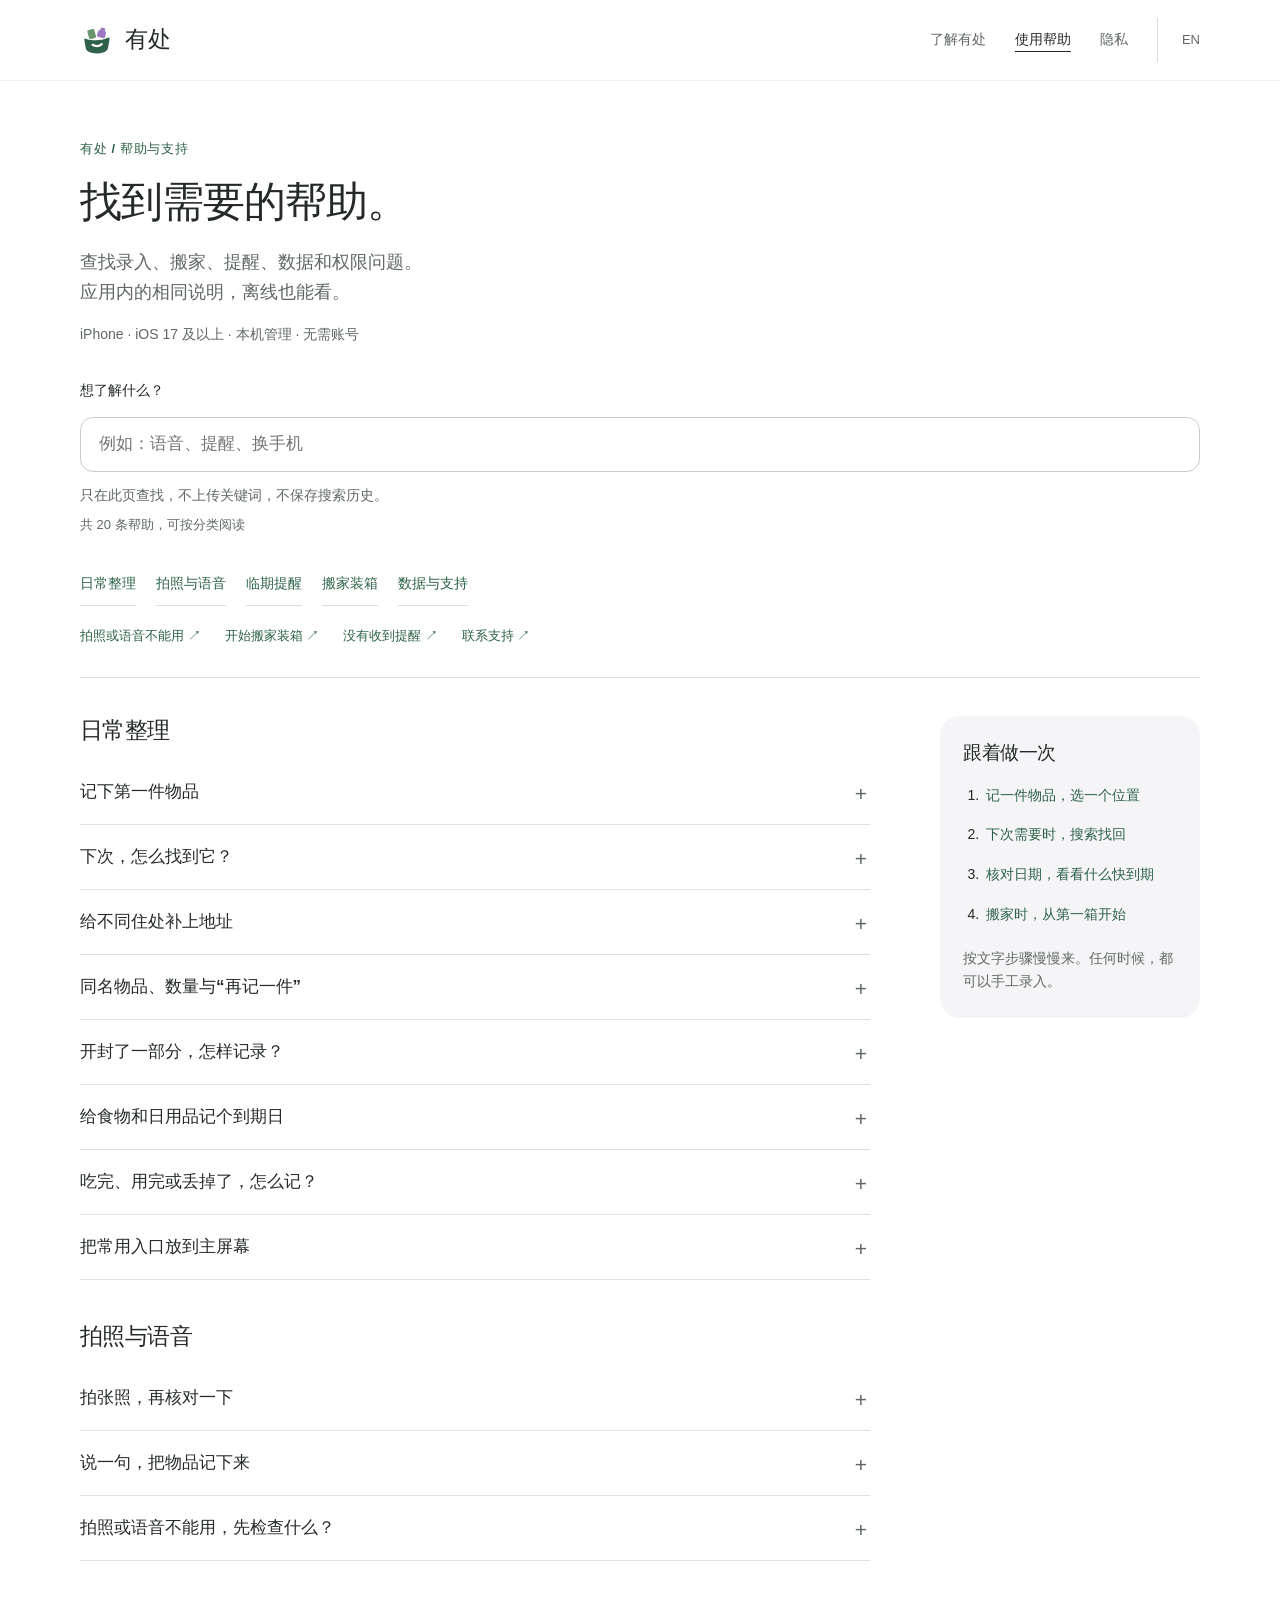
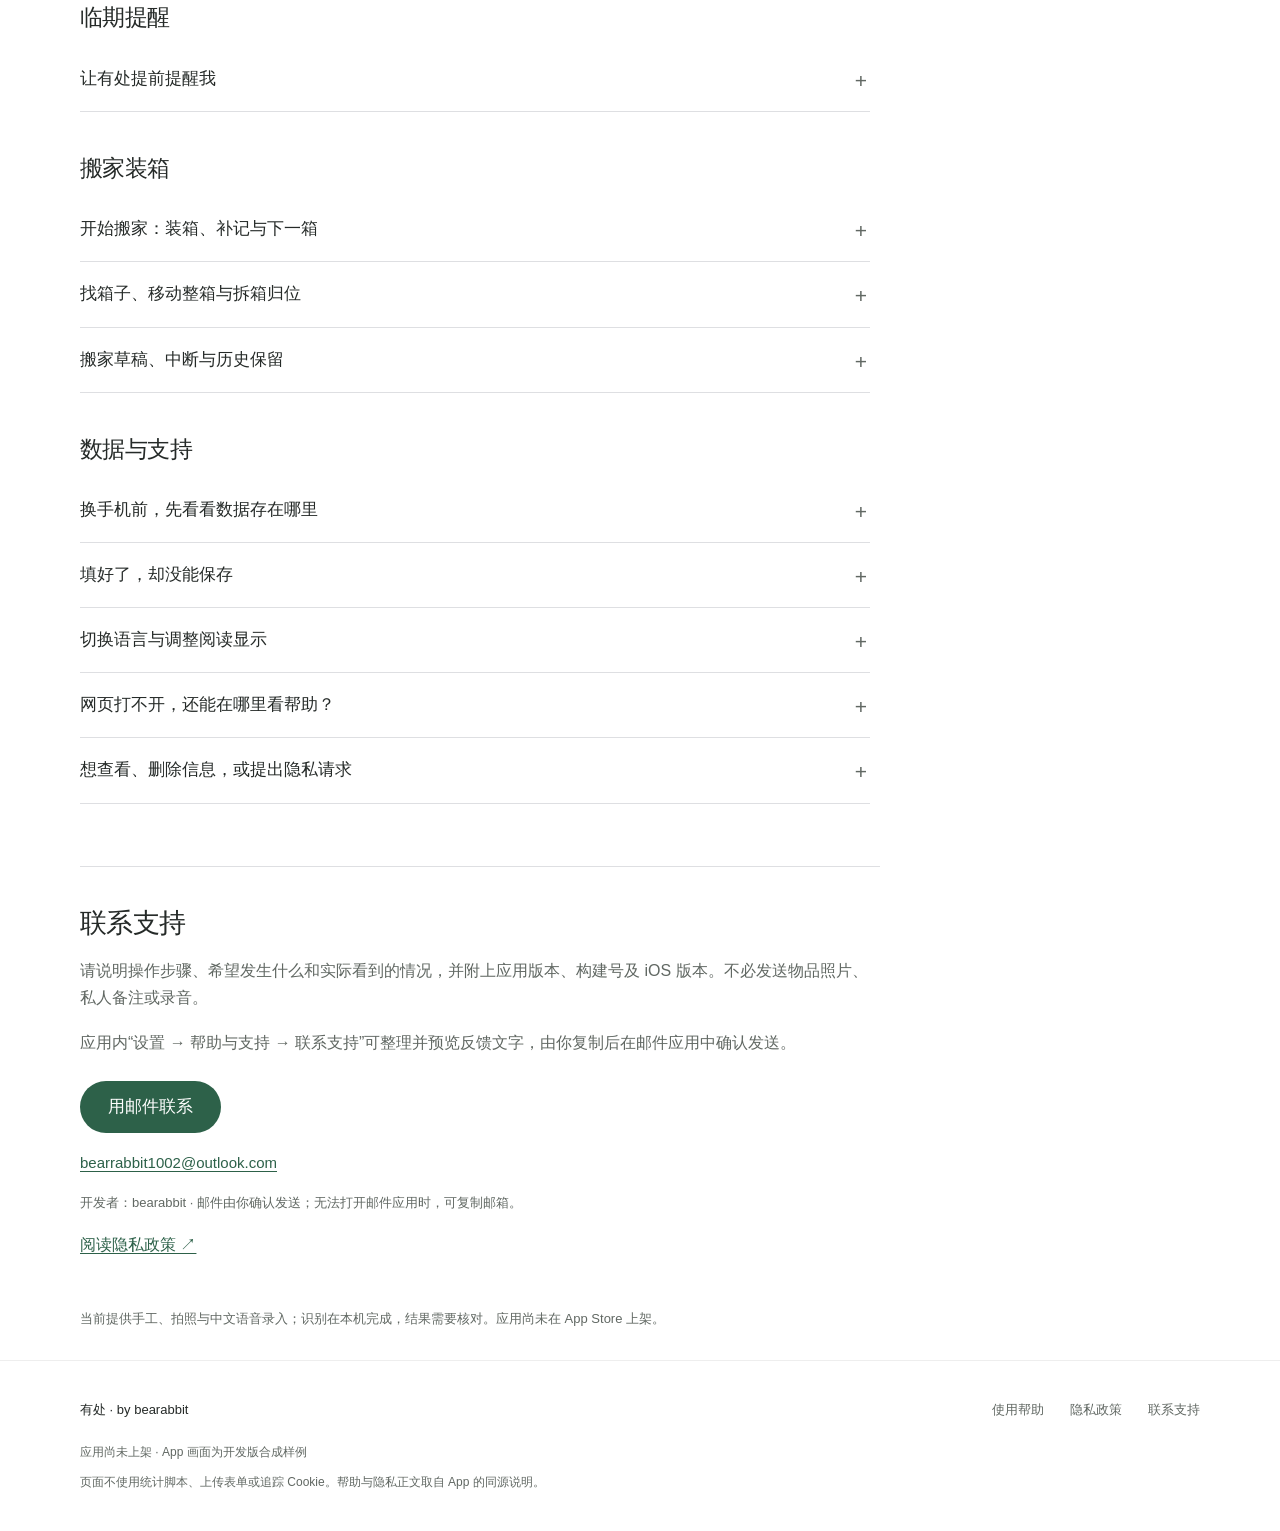
<file: support/index.html>
<!doctype html>
<html lang="zh-CN"><head><meta charset="utf-8"><meta name="viewport" content="width=device-width,initial-scale=1"><meta name="color-scheme" content="light"><meta name="referrer" content="no-referrer"><meta name="description" content="有处，记住物品放哪儿，提前看见快到期。了解产品、查找帮助与阅读隐私政策。"><title>帮助与支持 · 有处</title><link rel="icon" type="image/svg+xml" href="../assets/youchu-symbol.svg"><link rel="stylesheet" href="../styles.css?v=f6971fecb033"><noscript><style>.story-dots,.story-arrow,.swipe-hint{display:none}.story-viewport{display:block;overflow:visible}.story-slide{min-height:0;border-bottom:1px solid #dedfe2}.zoom-shot{pointer-events:none}</style></noscript><link rel="canonical" href="https://nico-jaa.github.io/youchu-support/support/index.html"></head>
<body id="top"><a class="skip-link" href="#main">跳到正文</a>
<header class="site-header"><div class="header-inner wrap"><a class="brand" href="../index.html" aria-label="有处介绍首页"><img src="../assets/youchu-symbol.svg" alt="" width="34" height="34"><span>有处</span></a><nav aria-label="主导航"><a href="../index.html">了解有处</a><a href="index.html" aria-current="page">使用帮助</a><a href="privacy.html">隐私</a><a class="language" href="../en/support/index.html" lang="en" aria-label="Read this page in English">EN</a></nav></div></header>
<main id="main" tabindex="-1"><div class="wrap"><section class="support-heading"><p class="eyebrow">有处 / 帮助与支持</p><h1>找到需要的帮助。</h1><p class="intro">查找录入、搬家、提醒、数据和权限问题。<br>应用内的相同说明，离线也能看。</p><p class="meta">iPhone · iOS 17 及以上 · 本机管理 · 无需账号</p></section>
<section class="help-tools" aria-label="查找帮助"><div id="help-search" hidden><label for="help-query">想了解什么？</label><div class="search-row"><input type="search" id="help-query" placeholder="例如：语音、提醒、换手机" autocomplete="off" maxlength="100" aria-describedby="search-note search-status"><button type="button" id="clear-search" hidden>清除</button></div><p class="meta" id="search-note">只在此页查找，不上传关键词，不保存搜索历史。</p><p id="search-status" role="status" aria-live="polite"></p></div><nav class="category-links" aria-label="帮助分类"><a href="#category-1">日常整理</a><a href="#category-2">拍照与语音</a><a href="#category-3">临期提醒</a><a href="#category-4">搬家装箱</a><a href="#category-5">数据与支持</a></nav><div class="quick-links"><a href="#help-permissions">拍照或语音不能用 ↗</a><a href="#help-moving-pack">开始搬家装箱 ↗</a><a href="#help-reminder">没有收到提醒 ↗</a><a href="#contact">联系支持 ↗</a></div></section>
<div class="support-layout"><div><div class="help-content" id="help"><section class="help-group" id="category-1" data-reveal><h2>日常整理</h2><details class="help-topic" id="help-add"><summary>记下第一件物品</summary><div class="answer"><p>第一次打开时，可以直接添加物品，也可以先勾选并改名几个常用位置；不设置位置也能开始。之后从“物品”页点右上角的“＋”，选择“手工录入”，例如记录“备用钥匙”。</p><p>点“存放位置”选择房间、柜子或抽屉。没有合适的位置时，可从列表顶部或搜索无结果处点“新建位置”，填写名称与上级，再点“创建并使用”；原物品输入会保留，仍需单独保存物品。已明确创建的位置会保留，即使随后取消物品录入。不确定位置时，也可以先不指定。</p><p>有到期日的物品可以顺手记上日期；钥匙这类物品不用填写。检查后保存，这件物品就会出现在你的目录里。照片和备注都可以以后再加。</p><p>还没有拍照也没关系，列表会按物品名称配上一张常见大类的默认插图，例如乳品、水果或清洁用品；无法匹配时显示通用收纳图。它只是示意，不代表识别结论。添加自己的照片后会优先显示照片，移除照片则恢复默认图。</p><p>刚买了同样的东西？从原物品详情点“再记一件”，名称、单位、位置和别名会带过来；新包装的日期要重新核对，旧照片需主动选择沿用。手工新建的同名物品不会自动合并。</p><p>想一口气记几样，在“更多录入选项”开启“保存后继续录入”。每次成功后进入下一份空白草稿，只保留位置；相机和录音不会自动开始。也可用“拍照补充草稿”或“语音补充草稿”，点选建议填入空字段；替换已有内容或使用日期前仍需核对。</p></div></details><details class="help-topic" id="help-find"><summary>下次，怎么找到它？</summary><div class="answer"><p>在“物品”页搜索名称，比如“钥匙”，就能看到它放在哪里。记不清名称时，也可以搜位置，或进入“位置”页逐层找。</p><p>位置可以按“厨房 › 冰箱 › 冷藏层”这样建立，最多三级。从最常用的几个位置开始就好，不必一次整理完整个家。遇到同名的柜子，记得看完整路径。</p><p>把东西换了地方？打开它的详情，点“编辑物品”，重新选择存放位置并保存。这样下次找到的就是新位置。</p><p>常把“电源适配器”叫成“充电头”？在编辑页展开“更多信息 · 别名”添加叫法。搜索时主名称仍保留，只由别名命中会显示原因。</p><p>常查看“冰箱里已开封、快到期的东西”，可以在筛选中组合位置、期限、开封状态和关键词，填个名字后保存为常用。前三组会出现在搜索下方；条件每天重新计算，临时修改不会覆盖已保存的条件。位置被删除后，请从管理常用筛选中重选。</p><p>一次挪了好几样？在目录点“选择”，勾选当前结果，再点“调整位置”。选好完整路径后确认移动；数量和日期不变，刚完成时可撤销。</p><section class="operation-demo with-steps" aria-labelledby="demo-find-title"><div class="demo-player"><p class="demo-kicker">操作示例 · 8 秒</p><h3 id="demo-find-title">找回备用钥匙</h3><video id="demo-find" data-operation-demo controls playsinline preload="none" poster="../demos/find.jpg" width="720" height="1562" aria-label="找回备用钥匙" aria-describedby="demo-find-note"><source src="../demos/find.mp4" type="video/mp4"><track kind="captions" src="../demos/find.zh.vtt" srclang="zh-CN" label="简体中文" default><track kind="captions" src="../demos/find.en.vtt" srclang="en" label="English">此浏览器暂不支持视频，请阅读文字步骤。</video><div class="demo-actions"><button class="demo-play" type="button" data-demo-play hidden>播放操作示例</button><a href="../demos/find.mp4" download>下载 MP4</a></div><p class="demo-status" role="status" aria-live="polite" data-demo-status>静态封面，点击后播放一次。</p><p class="demo-note" id="demo-find-note">真实 App 录屏 · 虚构样例 · 无声音<br>2026-10-21 录制 · 1.2（7）· iOS 17 模拟器</p></div><div class="demo-text"><h4>跟着做一次</h4><ol><li>在物品页搜索名称或别名，例如“钥匙”。</li><li>打开“备用钥匙”，向上展开详情。</li><li>沿完整位置“玄关 › 抽屉”去找；换了位置，再更新记录。</li></ol></div></section></div></details><details class="help-topic" id="help-location-address"><summary>给不同住处补上地址</summary><div class="answer"><p>有多个住处或储物地点时，打开收纳位置，点右上角更多操作中的“编辑位置”，在“地理地址”里填写城市、小区或门牌。也可以在新建位置时填写，地址不必填，原来的房间、柜子和抽屉仍照常使用。</p><p>就在这个地点？点“使用当前位置”，阅读提示后继续，并选择系统允许的定位授权。找到地址后先核对，再点“填入这个地址”；你仍可以补充门牌，最后保存位置才会记住。定位只能提供附近的地理地址，无法知道物品在家里哪个柜子。</p><p>下级位置没有单独地址时，会沿用最近上级的地址；物品详情会显示它所在位置的地址。想去掉单独填写的地址，编辑时清空并保存即可；如果上级还有地址，下级会恢复沿用。</p><p>定位被拒绝、只有大致位置或没有网络时，可以直接手填，也可以留空。有处不后台定位、不保存坐标，地址文字仅保存在本机。查询地址会使用 Apple 地理编码服务，不会将家庭物品发送给它。</p></div></details><details class="help-topic" id="help-stock"><summary>同名物品、数量与“再记一件”</summary><div class="answer"><p>一条库存记录共用位置、单位、包装到期日和开封状态。目录里的“项”统计记录数，不会把瓶、杯等不同单位相加为一个库存总量。</p><p>同名物品也可能有不同批次或到期日；用“再记一件”建立新记录并核对日期。手工录入不会只因同名就自动合并，关联库存可在详情中查看。</p><p>部分用完、丢弃、开封或装箱时，先核对数量和原单位。部分开封或移动会拆成关联记录，剩余数量继续保留，不能把瓶数理解为毫升数。</p></div></details><details class="help-topic" id="help-opening"><summary>开封了一部分，怎样记录？</summary><div class="answer"><p>在物品详情点“记开封”，选择本次开封数量和日期。包装写明开封后天数时再填写，没有依据可留空；这一步不表示用完。</p><p>只开封一部分时，系统会拆为已开封与未开封的关联记录，总数量不变。包装到期日会保留；已有开封后期限时，到期列表和提醒使用它与包装到期日中较早的日期。</p><p>这些日期按日历日计算，不提供精确小时的安全判断。请依包装说明、实际保存条件和产品状态核对，不把识别建议或提醒当作食品／药品安全结论。</p></div></details><details class="help-topic" id="help-expiry"><summary>给食物和日用品记个到期日</summary><div class="answer"><p>添加或编辑物品时，点“到期日”，按包装上的日期填写。比如一盒牛奶标注 10 月 25 日到期，就选对应的年、月、日；看不清或没有日期时可以留空。</p><p>打开“到期”页，可以分别查看已过期、今天到期、未来 1 至 7 天内临期的物品。没有填写日期的物品也会单独列出。</p><p>想提前收到通知，再到“设置 → 临期提醒”开启。到期列表始终按 7 天范围显示，调整通知的提前天数不会改变这个范围。</p><section class="operation-demo with-steps" aria-labelledby="demo-expiry-title"><div class="demo-player"><p class="demo-kicker">操作示例 · 17 秒</p><h3 id="demo-expiry-title">看看什么快到期</h3><video id="demo-expiry" data-operation-demo controls playsinline preload="none" poster="../demos/expiry.jpg" width="720" height="1562" aria-label="看看什么快到期" aria-describedby="demo-expiry-note"><source src="../demos/expiry.mp4" type="video/mp4"><track kind="captions" src="../demos/expiry.zh.vtt" srclang="zh-CN" label="简体中文" default><track kind="captions" src="../demos/expiry.en.vtt" srclang="en" label="English">此浏览器暂不支持视频，请阅读文字步骤。</video><div class="demo-actions"><button class="demo-play" type="button" data-demo-play hidden>播放操作示例</button><a href="../demos/expiry.mp4" download>下载 MP4</a></div><p class="demo-status" role="status" aria-live="polite" data-demo-status>静态封面，点击后播放一次。</p><p class="demo-note" id="demo-expiry-note">真实 App 录屏 · 虚构样例 · 无声音<br>2026-10-21 录制 · 1.2（7）· iOS 17 模拟器</p></div><div class="demo-text"><h4>跟着做一次</h4><ol><li>编辑“燕麦奶”，选择核对过的到期日，并保存修改。</li><li>打开“到期”，查看已保存日期和临期文字。</li><li>需要提醒时，打开“临期提醒”并主动开启；实际呈现受系统权限与设置影响。</li></ol></div></section></div></details><details class="help-topic" id="help-delete"><summary>吃完、用完或丢掉了，怎么记？</summary><div class="answer"><p>喝了一瓶牛奶，或只丢掉一杯酸奶，都可以从详情点“用掉一些”，选择用掉或丢弃、核对数量，再确认。“全部”只选满数量，不会立即扣减。列表中向左轻扫也会进入同样的核对面板。</p><p>还有剩余时，记录继续在用，位置、日期和开封依据不变，详情会留下本次处理记录。剩余为零才移入“已处理”并停止提醒。刚操作完可点“撤销”；以后恢复整条记录时，只恢复最后一次全部处理的数量，仍按原日期计算，可能已经过期。</p><p>不再需要这条记录时，从物品详情的更多菜单选择“删除物品”。记录和自身处理历史会永久移除，不再被其他物品引用的照片副本才会清理；系统相册原图不受影响。搬家历史可能仍保留当时的名称、数量和位置，详见“搬家草稿、中断与历史保留”。删除收纳位置时，可为里面的物品选择新位置或留为未指定，不会删除物品。</p><p>重新开始前，请先确认要保留的内容。“设置 → 本地数据 → 清空本地数据”会永久清除在用及已处理物品、照片、位置及地址、处理历史、常用筛选，以及所有搬家、箱袋、移动历史和操作草稿，并重置提醒，不能撤销。系统权限和外观等独立偏好不会自动重置；历史设备备份需另行管理。不要用清空来排查保存问题。</p></div></details><details class="help-topic" id="help-widgets"><summary>把常用入口放到主屏幕</summary><div class="answer"><p>长按“有处”图标，可以直接拍照、语音、手工录入，或查找物品。不会自动拍摄或录音，已有未保存内容也不会被覆盖，新的入口会等当前页面关闭后再打开。</p><p>在主屏幕添加有处小组件：“到期看板”看看今天和未来 7 天有哪些物品要留意；“常用位置”先选一个位置；“快捷录入”随手打开拍照、语音或手工页面。锁屏也可以添加到期数量或相机入口。</p><p>到期看板默认只显示数量，长按小组件编辑后可以开启明细。系统可能延后刷新；数量看起来没变时，可先打开有处核对，或在设置中重试刷新。标记用完、丢弃或永久删除后，物品不会再参与下一次小组件快照。</p></div></details></section><section class="help-group" id="category-2" data-reveal><h2>拍照与语音</h2><details class="help-topic" id="help-camera"><summary>拍张照，再核对一下</summary><div class="answer"><p>在“物品”页点“拍照录入”，拍摄一件物品或从相册挑一张照片。让物品名称和日期尽量清楚，反光的包装可以换个角度再拍。</p><p>选好照片后，有处会在本机寻找名称和日期，然后打开同一份可编辑草稿。只有一个名称建议且名称为空时会先填入；日期仍需展开“识别建议与原文”，核对是生产日期、到期日还是最佳使用期，再确认使用。推算日期只在读到生产日期及明确保质期时提供，请按包装核实。</p><p>在草稿里选好存放位置、检查名称和日期，最后点“确认并保存”。没有识别到也可以“手工填写”，不确定的日期可以留空。重新拍摄和重试不会覆盖已填写内容；拍完不会直接新增物品。</p><p>拍不了照时，可以先选相册或点“手工填写”。若想恢复权限，到 iPhone 的“设置”中允许有处使用相机。换照片或重新识别不会覆盖你已经选好的字段，确认前记得再看一眼。</p></div></details><details class="help-topic" id="help-voice"><summary>说一句，把物品记下来</summary><div class="answer"><p>点“语音录入”，准备好后点“开始说话”。可以这样说：“燕麦奶放在厨房冰箱，明天到期。”一次只描述一件，位置尽量使用你已建立的名称。界面切换为英文不会改变这一识别语言范围；手工表单可填写其他语言的名称与备注。</p><p>说完点“停止并完成转写”，会直接打开可编辑草稿。明确的名称、唯一匹配的位置和无歧义的到期日只填入空字段，已有修改保留。核对后点“确认并保存”；要纠正听错的文字，点“修改原文”，也可展开“识别建议与原文”查看依据或选择其他候选。录音不会直接新增物品。</p><p>“明天”“三天后”等日期按这次开始输入时的日期计算，在“识别建议与原文”里可查看参照日期。说具体日期时请带上年份；多个日期、同名位置或不确定的表达需要你自行确认，不会替你猜。</p><p>语音只在本机处理，不保存录音文件。设备不支持、语音资源不可用或权限未允许时，可以在文字框里输入，也能直接“手工填写”。离开页面、进入后台或音频中断后会停止录音，不会自动继续。</p></div></details><details class="help-topic" id="help-permissions"><summary>拍照或语音不能用，先检查什么？</summary><div class="answer"><p>先确认是没有权限、设备不支持，还是识别没有读准。权限被拒绝时，在帮助页点“打开系统权限设置”，或在 iOS 设置中找到有处，检查相机、麦克风和语音识别。不同 iOS 版本的设置路径可能略有不同；权限不会在打开帮助时自动申请。</p><p>语音需要设备支持简体中文端侧识别且所需资源可用。出现“不支持”或“暂不可用”时可稍后再试，或直接手工录入；有处不会改用云端识别。每次最多录音 45 秒，进入后台、退出或音频中断后需由你重新开始。</p><p>照片没有识别到文字时，可在光线充足处拍清包装文字和日期，或重新选择图片。遇到模糊、残缺或不确定日期，请按包装手工填写；不要根据物品外观猜保质期。系统照片选择器只交给有处你选中的图片，无需开放整个相册。</p><p>先保留并核对当前草稿，再重新采集或离开页面。拍照、语音或权限暂不可用都不影响手工录入和已有本地物品；识别结果需要明确保存才成为记录。</p></div></details></section><section class="help-group" id="category-3" data-reveal><h2>临期提醒</h2><details class="help-topic" id="help-reminder"><summary>让有处提前提醒我</summary><div class="answer"><p>先打开“设置 → 临期提醒”，启用提醒并允许系统通知。默认在到期前 7 天、当地时间上午 9 点提醒；你可以改为提前 1 天或 3 天，也可以换个时间，修改后点“保存提醒规则”。</p><p>没收到时，先看看这页的“已安排”数量和覆盖日期。若有错误，点“重新核对提醒”；再到 iOS 的“设置 → 通知 → 有处”，检查横幅和声音，也留意专注模式或通知摘要。</p><p>同一时刻的几件物品会合成一条通知，每件物品在同一到期日只提醒一次。若显示还有提醒待补排，再次打开有处时会优先安排较近日期；打开到期列表也能随时查看。</p><p>已经过期，或到期日内已没有可安排时间的物品，不会补发提醒。不想接收通知也没关系，手工管理和到期列表仍能使用。</p><p>只想这条记录早一点提醒？从详情打开“单件提醒”，可跟随默认、单独设置当天或提前 1／3／7 天，也可不提醒这条。总开关关闭或系统未授权时只保留规则；没有日期时，补上日期后再生效。保存规则本身不会弹出权限请求。</p><p>忙不过来时，可在规则保存后点“稍后再提醒”，选择今晚、明早或未来时间。同一条只保留一次稍后提醒，到期日不变；用完、丢弃、删除或改期后会核对并更新。看到“规则已保存，提醒未安排”时，记录已经保留，可以重试安排。</p></div></details></section><section class="help-group" id="category-4" data-reveal><h2>搬家装箱</h2><details class="help-topic" id="help-moving-pack"><summary>开始搬家：装箱、补记与下一箱</summary><div class="answer"><p>从底栏“搬家”开始，第一箱会自动编号。列表适合勾选多项、核对数量后装入；卡片适合逐件对照实物，选择物品和箱袋后使用底部按钮，也可以长按当前卡片拖到目标。只有一件时松手装入，多件时先核对本次数量。</p><p>箱袋信息可设置用途／备注、优先来源、名称／别名类别或关键词。优先项只改变排列，其他物品仍可补选；组合筛选只缩小候选范围，不修改物品本身。</p><p>漏登记的物品可直接补记到当前箱，仍需核对并保存。装完后选择下一箱；编号会继续递增，移除空箱或撤销不会重新分配已用编号。</p><p>打开箱袋清单可以查看缩略图、名称和数量。查看另一箱不会切走当前装箱目标；明确选择切换后，才恢复另一箱自己的待装草稿。</p><p>列表与卡片共用每箱的待选与数量，切换不会自动装入。左右手操作只交换工作区两列，并记住选择。可以上下滚动、点相邻预览或用标题旁箭头换卡；拖动经过箱袋时只高亮，悬停不切换目标、不移动物品。</p><section class="operation-demo with-steps" aria-labelledby="demo-moving-title"><div class="demo-player"><p class="demo-kicker">操作示例 · 12 秒</p><h3 id="demo-moving-title">吹风机装在哪箱</h3><video id="demo-moving" data-operation-demo controls playsinline preload="none" poster="../demos/moving.jpg" width="720" height="1562" aria-label="吹风机装在哪箱" aria-describedby="demo-moving-note"><source src="../demos/moving.mp4" type="video/mp4"><track kind="captions" src="../demos/moving.zh.vtt" srclang="zh-CN" label="简体中文" default><track kind="captions" src="../demos/moving.en.vtt" srclang="en" label="English">此浏览器暂不支持视频，请阅读文字步骤。</video><div class="demo-actions"><button class="demo-play" type="button" data-demo-play hidden>播放操作示例</button><a href="../demos/moving.mp4" download>下载 MP4</a></div><p class="demo-status" role="status" aria-live="polite" data-demo-status>静态封面，点击后播放一次。</p><p class="demo-note" id="demo-moving-note">真实 App 录屏 · 虚构样例 · 无声音<br>2026-10-21 录制 · 1.2（7）· iOS 17 模拟器</p></div><div class="demo-text"><h4>跟着做一次</h4><ol><li>在 03 号箱的装箱页，找到并选中“吹风机”。</li><li>核对目标，明确点击“装入 03 号箱”。</li><li>打开“箱内清单”查看物品当前箱号；拆箱时先选新位置，再“取出并归位”。</li></ol></div></section></div></details><details class="help-topic" id="help-moving-unpack"><summary>找箱子、移动整箱与拆箱归位</summary><div class="answer"><p>目录搜索也能找到已装箱物品，会显示箱袋编号及箱袋当前所在的位置。箱袋位置是你维护的收纳位置，不是实时物流或 GPS 追踪。</p><p>整箱换了地方，在箱袋清单里更新“箱袋现在放在”。这会改变整箱的位置，不等于已把箱内物品拆出。</p><p>拆箱前明确选择“准备放到”的位置，再归位单件、勾选项或全部剩余物品。可按原单位只归位一部分；其余继续留在箱内。需要换箱时明确选择目标箱袋。</p><p>提交前核对箱号、目标完整路径与数量。若物品已变化，先复核当前记录和待选数量再重试；不要通过删除数据解决。</p></div></details><details class="help-topic" id="help-moving-drafts"><summary>搬家草稿、中断与历史保留</summary><div class="answer"><p>搬家待选、数量、筛选、箱袋浏览关键词、当前箱袋与归位目标会自动保存到本机，便于重新打开后继续。它们是操作草稿，只有确认装箱／归位才真正移动库存；重新进入时会核对已删除或变化的物品。</p><p>退出前等草稿保存完成。若提示“待装草稿未能保存”，请留在当前页面重试；强制退出、存储失败或数据被清空后，不保证能恢复最新草稿。拍照、语音和普通物品表单的未保存内容另按页面提示处理。</p><p>一次操作完成后，结果与“撤销”显示在主按钮上方的状态行，不会遮住继续操作。撤销需相关记录未被后续修改；若冲突，先检查物品当前位置与数量，再手工更正。</p><p>切换底栏即可离开，返回“搬家”继续，不需要收起或关闭搬家。箱内在用物品全部归位后，才可“结束并归档”；箱袋和记录仍可从“搬家归档”查看。移除空箱或删除单件物品不会清除独立搬家历史。“清空本地数据”会同时删除其他物品和位置，确认前务必核对范围。</p></div></details></section><section class="help-group" id="category-5" data-reveal><h2>数据与支持</h2><details class="help-topic" id="help-storage"><summary>换手机前，先看看数据存在哪里</summary><div class="answer"><p>目前，你的物品、位置、照片、常用筛选以及搬家箱袋、历史和草稿都保存在这台 iPhone 上。有处没有账号云同步，在另一台设备安装后不会自动出现这些内容。开发者也没有可远程恢复的物品库副本。</p><p>换机或删除 App 前，先在系统中确认设备备份是否完成。可以使用 iOS 提供的设备备份与迁移方式；具体能恢复哪些内容，以系统实际备份和恢复结果为准。</p><p>有处暂不提供应用内导出、导入。如果只是遇到保存问题，先保留表单内容并联系支持，不要用删除 App 或清空数据来尝试修复。</p></div></details><details class="help-topic" id="help-save"><summary>填好了，却没能保存</summary><div class="answer"><p>先别关掉表单。保存失败时，已填写的内容会留在当前页面；看一下提示，检查是否填了名称、所选位置是否还存在，以及 iPhone 是否有足够的存储空间，再试一次。</p><p>如果提示物品已被修改，先复制或记下刚才填写的内容，再退出并重新打开这件物品。核对最新记录后继续编辑，避免覆盖已有修改。</p><p>保存成功后，表单会关闭。若仍提示失败，可以在下方“联系支持”里整理操作过程发给我；不必附上你的物品照片或私人备注。</p></div></details><details class="help-topic" id="help-language"><summary>切换语言与调整阅读显示</summary><div class="answer"><p>有处支持简体中文与英文，界面跟随 iOS 的应用语言设置。可在 iPhone 设置中找到有处，查看是否提供“语言”选项；系统版本及已添加的语言会影响入口。</p><p>切换界面语言不会翻译你填写的物品名称、位置、备注和别名，也不会改变语音仅支持简体中文端侧识别的范围。日期按地区显示，保存和比较采用公历年月日。</p><p>需要更大文字时，可使用系统文字大小与辅助功能设置。帮助和隐私正文可以选择复制；网页打不开时仍可在 App 内离线阅读。</p></div></details><details class="help-topic" id="help-web"><summary>网页打不开，还能在哪里看帮助？</summary><div class="answer"><p>你现在看到的这些说明可以离线阅读，不用等网页加载。隐私政策也在有处的设置里。</p><p>点开网页时，有处会优先尝试 GitHub Pages，连接失败或等了约 4 秒仍无响应时换用 GitCode。若浏览器还是打不开，返回帮助页，展开“GitCode 备用网页”直接打开即可。GitCode 也可能显示访问限频或要求其平台登录；遇到时可继续在 App 内离线阅读，或使用下方邮箱，无需为有处注册账号。</p><p>还没有解决的话，可以通过下方邮箱联系我。写清你在哪一步遇到了什么情况就好；“联系支持”里的反馈页面也能帮你整理文字，由你检查、复制后自行发送。</p></div></details><details class="help-topic" id="help-privacy-request"><summary>想查看、删除信息，或提出隐私请求</summary><div class="answer"><p>物品、位置和照片在本机管理，可编辑更正或在物品详情永久删除。标记用完或丢弃会保留记录；单件删除后，独立搬家历史和仍被其他物品复用的照片可能保留。要清除全部搬家历史和操作草稿，需在“设置 → 本地数据 → 清空本地数据”中确认；这也会删除其余物品、位置、照片和常用筛选，并重置提醒，无法撤销。请先检查需要保留的内容。</p><p>开发者没有物品库的远程副本，无法远程恢复或代为删除本机记录。系统相册、设备备份、浏览器数据和已发送邮件需在各自服务中管理；不要把删 App 或清空数据当作排障步骤。</p><p>如需了解或处理开发者收到的支持邮件信息，请发信至 bearrabbit1002@outlook.com，主题写“有处隐私请求”，说明希望查阅、更正、删除或撤回什么信息。尽可能从原联系邮箱发出；不必附上物品库、照片、录音或身份证件。</p><p>我们会核实请求并按适用法律期限回复；如有依法需保留的内容，会说明原因和可行渠道。详细的数据范围、第三方、保留规则和撤回权限方式见“隐私政策”。</p></div></details></section></div><section class="empty-state" id="no-results" hidden><h2>没有找到相关帮助</h2><p>试试“权限”“提醒”或“备份”，也可以联系支持。</p><button type="button" id="reset-search">查看全部帮助</button></section></div><aside class="support-aside" aria-labelledby="start-guide"><h2 id="start-guide">跟着做一次</h2><ol><li><a href="#help-add">记一件物品，选一个位置</a></li><li><a href="#help-find">下次需要时，搜索找回</a></li><li><a href="#help-expiry">核对日期，看看什么快到期</a></li><li><a href="#help-moving-pack">搬家时，从第一箱开始</a></li></ol><p class="meta">按文字步骤慢慢来。任何时候，都可以手工录入。</p></aside></div><section class="contact" id="contact"><h2>联系支持</h2><p>请说明操作步骤、希望发生什么和实际看到的情况，并附上应用版本、构建号及 iOS 版本。不必发送物品照片、私人备注或录音。</p><p>应用内“设置 → 帮助与支持 → 联系支持”可整理并预览反馈文字，由你复制后在邮件应用中确认发送。</p><a class="button" href="mailto:bearrabbit1002@outlook.com">用邮件联系</a><p class="email"><a href="mailto:bearrabbit1002@outlook.com">bearrabbit1002@outlook.com</a></p><p class="meta">开发者：bearabbit · 邮件由你确认发送；无法打开邮件应用时，可复制邮箱。</p><p><a href="privacy.html">阅读隐私政策 ↗</a></p></section><p class="release-note">当前提供手工、拍照与中文语音录入；识别在本机完成，结果需要核对。应用尚未在 App Store 上架。</p></div></main>
<footer class="site-footer"><div class="wrap"><div class="footer-top"><p>有处 · by bearabbit</p><nav aria-label="页脚导航"><a href="index.html">使用帮助</a><a href="privacy.html">隐私政策</a><a href="index.html#contact">联系支持</a></nav></div><p class="preview-note">应用尚未上架 · App 画面为开发版合成样例</p><p class="footer-platform">页面不使用统计脚本、上传表单或追踪 Cookie。帮助与隐私正文取自 App 的同源说明。</p></div></footer><script src="../site.js?v=bffa818cf322"></script><script src="../demos.js?v=c420c687d292"></script><script src="../motion.js?v=6c6e87fdf1d6"></script></body></html>
</file>
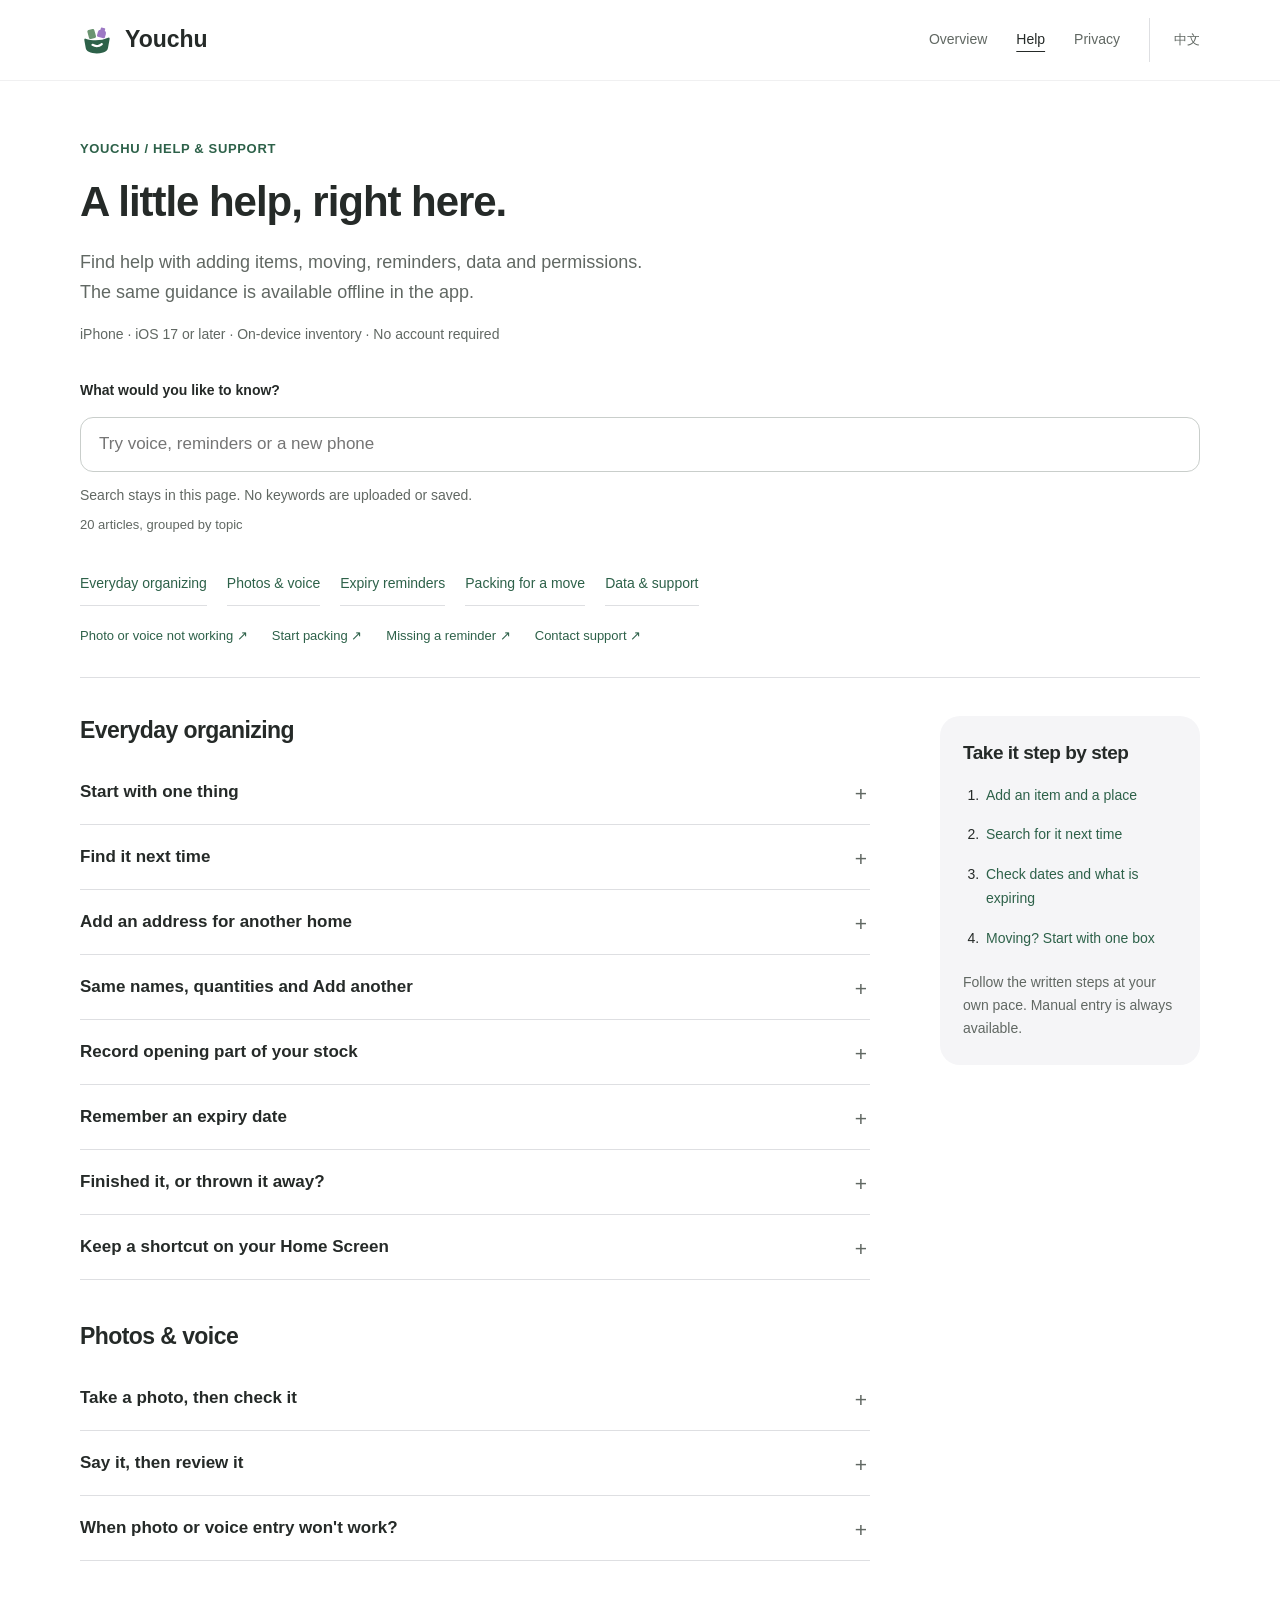
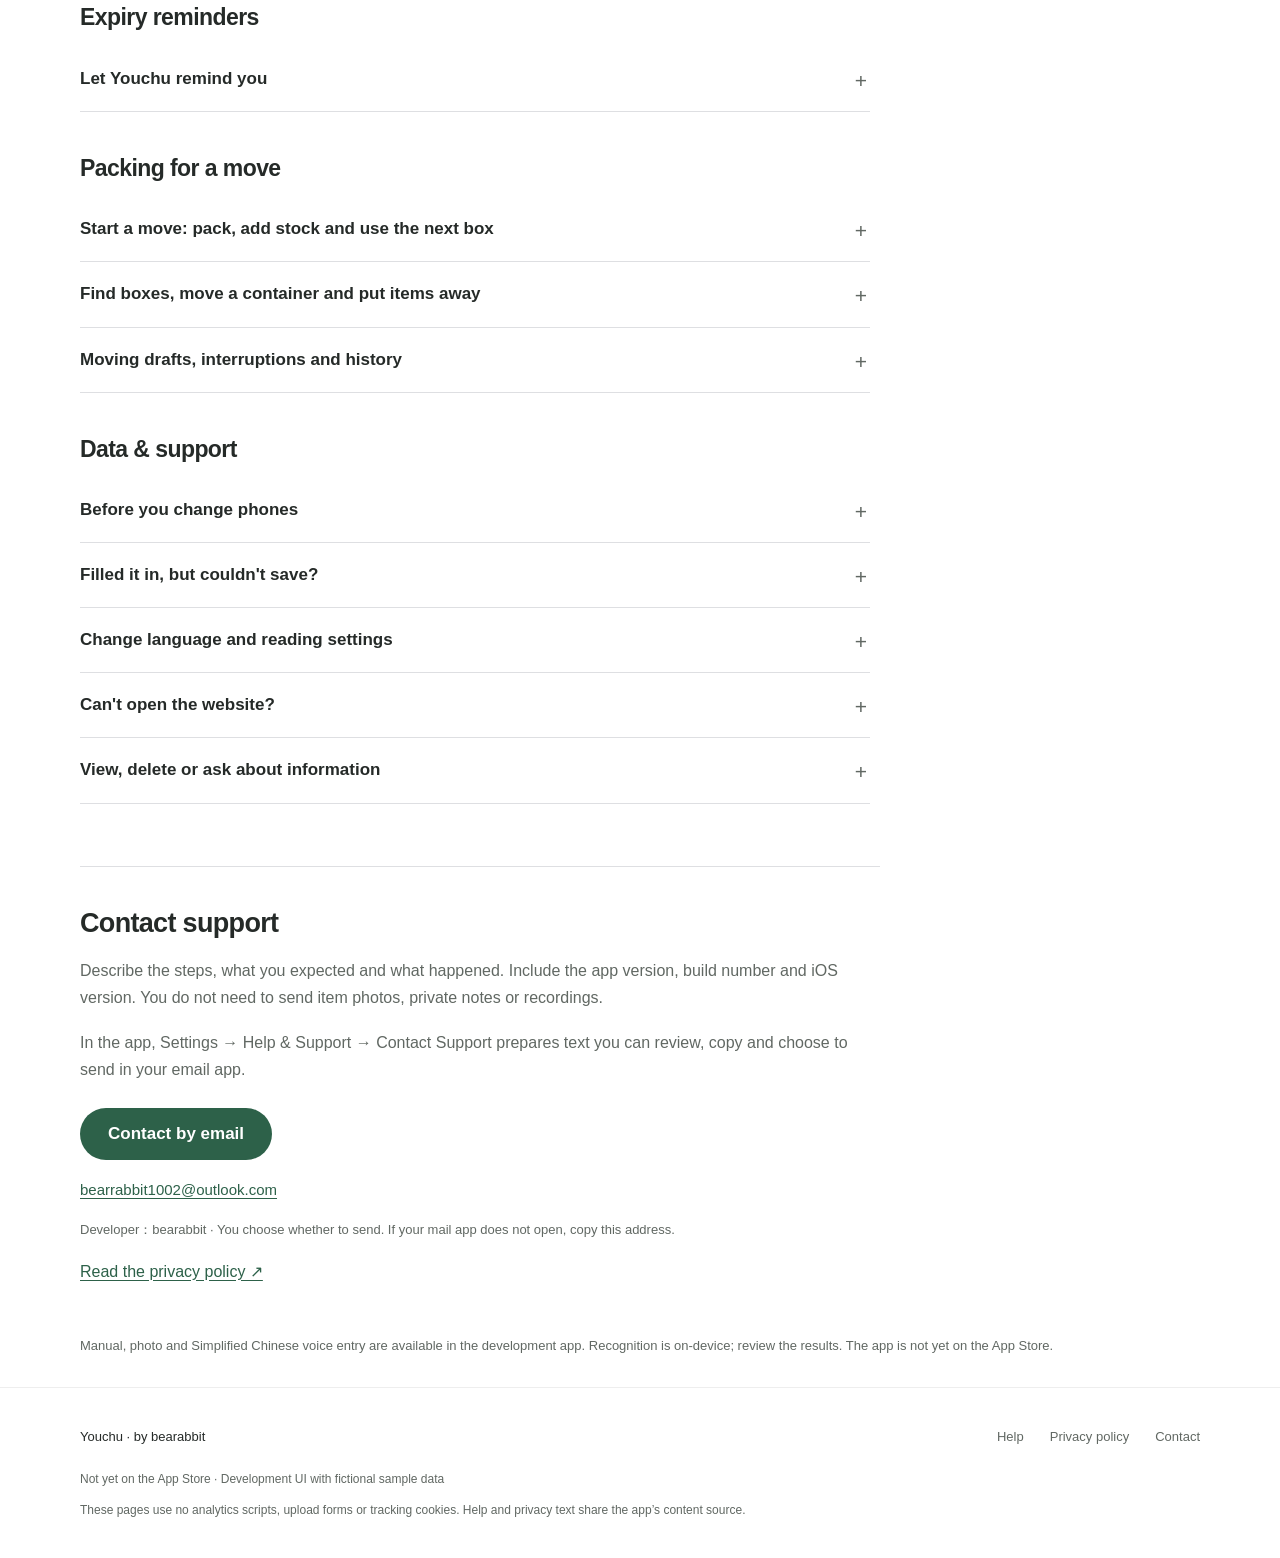
<file: en/support/index.html>
<!doctype html>
<html lang="en"><head><meta charset="utf-8"><meta name="viewport" content="width=device-width,initial-scale=1"><meta name="color-scheme" content="light"><meta name="referrer" content="no-referrer"><meta name="description" content="Youchu helps you remember where things are and what is expiring soon. Explore the app, find help and read our privacy policy."><title>Help &amp; support · Youchu</title><link rel="icon" type="image/svg+xml" href="../../assets/youchu-symbol.svg"><link rel="stylesheet" href="../../styles.css?v=f6971fecb033"><noscript><style>.story-dots,.story-arrow,.swipe-hint{display:none}.story-viewport{display:block;overflow:visible}.story-slide{min-height:0;border-bottom:1px solid #dedfe2}.zoom-shot{pointer-events:none}</style></noscript><link rel="canonical" href="https://nico-jaa.github.io/youchu-support/en/support/index.html"></head>
<body id="top"><a class="skip-link" href="#main">Skip to content</a>
<header class="site-header"><div class="header-inner wrap"><a class="brand" href="../index.html" aria-label="Youchu home"><img src="../../assets/youchu-symbol.svg" alt="" width="34" height="34"><span>Youchu</span></a><nav aria-label="Main navigation"><a href="../index.html">Overview</a><a href="index.html" aria-current="page">Help</a><a href="privacy.html">Privacy</a><a class="language" href="../../support/index.html" lang="zh-CN" aria-label="用简体中文阅读此页">中文</a></nav></div></header>
<main id="main" tabindex="-1"><div class="wrap"><section class="support-heading"><p class="eyebrow">YOUCHU / HELP & SUPPORT</p><h1>A little help, right here.</h1><p class="intro">Find help with adding items, moving, reminders, data and permissions.<br>The same guidance is available offline in the app.</p><p class="meta">iPhone · iOS 17 or later · On-device inventory · No account required</p></section>
<section class="help-tools" aria-label="Find help"><div id="help-search" hidden><label for="help-query">What would you like to know?</label><div class="search-row"><input type="search" id="help-query" placeholder="Try voice, reminders or a new phone" autocomplete="off" maxlength="100" aria-describedby="search-note search-status"><button type="button" id="clear-search" hidden>Clear</button></div><p class="meta" id="search-note">Search stays in this page. No keywords are uploaded or saved.</p><p id="search-status" role="status" aria-live="polite"></p></div><nav class="category-links" aria-label="Help categories"><a href="#category-1">Everyday organizing</a><a href="#category-2">Photos &amp; voice</a><a href="#category-3">Expiry reminders</a><a href="#category-4">Packing for a move</a><a href="#category-5">Data &amp; support</a></nav><div class="quick-links"><a href="#help-permissions">Photo or voice not working ↗</a><a href="#help-moving-pack">Start packing ↗</a><a href="#help-reminder">Missing a reminder ↗</a><a href="#contact">Contact support ↗</a></div></section>
<div class="support-layout"><div><div class="help-content" id="help"><section class="help-group" id="category-1" data-reveal><h2>Everyday organizing</h2><details class="help-topic" id="help-add"><summary>Start with one thing</summary><div class="answer"><p>When you first open Youchu, add an item straight away or choose and rename a few useful locations first. Setting up locations is optional. Later, tap + in Items and choose Manual entry, for example to record a spare key.</p><p>Tap Storage location to choose a room, cupboard or drawer. If the right place isn&#x27;t there, tap New location at the top of the list or below an empty search result. Enter its name and parent, then tap Create and Use. Your item entries stay in place, and you still need to save the item separately. Locations you explicitly create remain even if you cancel item entry. You can also leave the location unassigned for now.</p><p>Add an expiry date when the item has one; keys don&#x27;t need a date. Check the details and save. It will appear in your catalog. You can add a photo or notes later.</p><p>Without a photo, Youchu shows a category illustration matched to the name, such as dairy, fruit or cleaning supplies. Unknown names get a general storage image. It&#x27;s an illustration, not an identification result. Your own photo takes priority; removing it brings the illustration back.</p><p>Bought the same thing again? Tap Add another in its details to reuse the name, unit, location and aliases. Check the new packaging date. Reusing the old photo is optional. Manually added items never merge just because their names match.</p><p>For several things at once, open More entry options and turn on Keep adding after saving. A successful save opens a blank draft with just the location kept. Capture never starts automatically. Photo or voice suggestions can fill empty fields in the current draft; replacing existing content or choosing a date still needs your review.</p></div></details><details class="help-topic" id="help-find"><summary>Find it next time</summary><div class="answer"><p>Search an item name in Items, such as “keys”, to see where it lives. Can&#x27;t remember the name? Search its location or browse the Locations tab.</p><p>Build up to three levels, such as Kitchen › Fridge › Chilled shelf. Start with the places you use most; you don&#x27;t need to organize the whole home at once. Check full paths when cupboards share a name.</p><p>Moved something? Open its details, tap Edit item, choose the new location and save. Next time, you&#x27;ll see its new home.</p><p>Call a power adapter a “charger”? Expand More details · aliases when editing to add the name you use. Search keeps the main name and shows when an alias is the reason for a match.</p><p>Often check opened items expiring soon in the fridge? Combine location, expiry, opening status and a keyword, then name and save the filter. The first three appear below search. Date conditions update daily; temporary changes never overwrite a saved filter. If a location is deleted, edit the saved filter to choose another.</p><p>Moved several things? Tap Select in the directory, choose from the current results, then Move selected. Confirm the full destination path. Quantities and dates stay the same, and you can undo right afterwards.</p><section class="operation-demo with-steps" aria-labelledby="demo-find-title"><div class="demo-player"><p class="demo-kicker">OPERATION EXAMPLE · 8 sec</p><h3 id="demo-find-title">Find your spare key</h3><video id="demo-find" data-operation-demo controls playsinline preload="none" poster="../../demos/find.jpg" width="720" height="1562" aria-label="Find your spare key" aria-describedby="demo-find-note"><source src="../../demos/find.mp4" type="video/mp4"><track kind="captions" src="../../demos/find.en.vtt" srclang="en" label="English" default><track kind="captions" src="../../demos/find.zh.vtt" srclang="zh-CN" label="简体中文">This browser does not support video. Read the written steps instead.</video><div class="demo-actions"><button class="demo-play" type="button" data-demo-play hidden>Play example</button><a href="../../demos/find.mp4" download>Download MP4</a></div><p class="demo-status" role="status" aria-live="polite" data-demo-status>Static cover. Play once when you choose.</p><p class="demo-note" id="demo-find-note">Actual app recording · Fictional data · No audio<br>Recorded Oct 21, 2026 · 1.2 (7) · iOS 17 simulator · App UI in Simplified Chinese</p></div><div class="demo-text"><h4>Try these steps</h4><ol><li>Search for a name or alias, such as “钥匙” (key).</li><li>Open “备用钥匙” (Spare key), then expand the detail sheet.</li><li>Follow the full path: Entryway › Drawer. Update the record when you move it.</li></ol></div></section></div></details><details class="help-topic" id="help-location-address"><summary>Add an address for another home</summary><div class="answer"><p>For more than one home or storage site, open a location and choose Edit location from the more menu. Type a city, street or unit in Street address. You can also add it while creating a location. It&#x27;s optional; your rooms, cupboards and drawers work as usual.</p><p>Standing there now? Tap Use current location, read the explanation and continue with the system&#x27;s location permission. Check the result, then tap Use this address. Add a unit number if needed and save the location. Positioning can suggest a nearby address, not the cupboard your item is in.</p><p>A child location without its own address inherits the nearest parent&#x27;s address. Item details show that address. Clear and save a separate address to remove it; if a parent still has one, inheritance resumes.</p><p>If permission is declined, only approximate location is available or you&#x27;re offline, type the address or leave it blank. Youchu does not track in the background or store coordinates. Address lookup uses Apple geocoding without sending household records.</p></div></details><details class="help-topic" id="help-stock"><summary>Same names, quantities and Add another</summary><div class="answer"><p>One stock record shares a location, unit, packaging expiry date and opening state. Directory counts refer to records; they do not add unlike units such as bottles and cups into one stock total.</p><p>Items with the same name may have different batches or dates. Use Add another to make a new record and check its date. Manual entry does not merge items just because names match; linked stock can be viewed in the details.</p><p>Before using, discarding, opening or packing some stock, check the quantity and original unit. Partial opening or moving creates linked records while retaining the remainder; a bottle count is not a volume in millilitres.</p></div></details><details class="help-topic" id="help-opening"><summary>Record opening part of your stock</summary><div class="answer"><p>Tap Record opening in the item details and choose the quantity and date. Enter after-opening days only when the packaging provides them; otherwise leave them blank. This does not mark the stock as used up.</p><p>Opening part splits the stock into linked opened and unopened records without changing the total quantity. The packaging expiry date remains. When an after-opening duration exists, expiry lists and reminders use the earlier of that date and the packaging expiry date.</p><p>Dates use calendar days and do not assess safety by the hour. Check packaging instructions, storage conditions and the product itself. Recognition suggestions and reminders are not food or medicine safety conclusions.</p></div></details><details class="help-topic" id="help-expiry"><summary>Remember an expiry date</summary><div class="answer"><p>When adding or editing an item, tap Expiry date and choose the year, month and day on its packaging. If it&#x27;s unreadable or there is no date, leave it blank.</p><p>The Expiry tab separates expired items, items expiring today and those expiring in the next 1–7 days. Items without dates also have their own filter.</p><p>For a heads-up, enable Settings → Expiry reminders. The list always uses a 7-day window; changing notification lead time doesn&#x27;t change that window.</p><section class="operation-demo with-steps" aria-labelledby="demo-expiry-title"><div class="demo-player"><p class="demo-kicker">OPERATION EXAMPLE · 17 sec</p><h3 id="demo-expiry-title">See what expires soon</h3><video id="demo-expiry" data-operation-demo controls playsinline preload="none" poster="../../demos/expiry.jpg" width="720" height="1562" aria-label="See what expires soon" aria-describedby="demo-expiry-note"><source src="../../demos/expiry.mp4" type="video/mp4"><track kind="captions" src="../../demos/expiry.en.vtt" srclang="en" label="English" default><track kind="captions" src="../../demos/expiry.zh.vtt" srclang="zh-CN" label="简体中文">This browser does not support video. Read the written steps instead.</video><div class="demo-actions"><button class="demo-play" type="button" data-demo-play hidden>Play example</button><a href="../../demos/expiry.mp4" download>Download MP4</a></div><p class="demo-status" role="status" aria-live="polite" data-demo-status>Static cover. Play once when you choose.</p><p class="demo-note" id="demo-expiry-note">Actual app recording · Fictional data · No audio<br>Recorded Oct 21, 2026 · 1.2 (7) · iOS 17 simulator · App UI in Simplified Chinese</p></div><div class="demo-text"><h4>Try these steps</h4><ol><li>Edit “燕麦奶” (Oat milk), choose a date you have checked, and save.</li><li>Open Expiry to see the saved date and expiry status.</li><li>Open reminder settings and enable reminders if needed. Delivery follows iOS permissions and settings.</li></ol></div></section></div></details><details class="help-topic" id="help-delete"><summary>Finished it, or thrown it away?</summary><div class="answer"><p>Finished one bottle or thrown away one cup? Tap Use some in the details, choose used or discarded, check the quantity and confirm. All selects the remaining quantity without submitting. Swiping left on a list record opens the same review.</p><p>If some remain, the record stays active with its location, dates and opening details unchanged. History records the action. Only zero remaining moves it to Processed and stops reminders. Tap Undo straight away. Restoring a processed record later brings back the quantity from the last full processing action, keeping its original dates; it may already be expired.</p><p>When you no longer need a record, choose Delete item from its details menu. This permanently removes the record and its own stock history; photo copies are cleaned up only when no other item uses them. Photos originals are unaffected. Moving history may still retain the name, quantity and location recorded at the time; see Moving drafts, interruptions and history. Deleting a storage location lets you choose another home or leave items unassigned; it does not delete items.</p><p>Before starting over, check what you need to keep. Settings → Local data → Clear local data permanently removes active and processed items, photos, locations and addresses, stock history, saved filters, all moves, containers, moving history and operation drafts, and resets reminders. This cannot be undone. System permissions and independent preferences such as appearance are not reset; manage historical device backups separately. Do not clear data to troubleshoot saving.</p></div></details><details class="help-topic" id="help-widgets"><summary>Keep a shortcut on your Home Screen</summary><div class="answer"><p>Touch and hold Youchu&#x27;s icon for photo, voice or manual entry, or to find an item. Capture never starts automatically. If you have unsaved work, the shortcut waits until the current page closes.</p><p>Add a Youchu widget to your Home Screen: Expiry overview covers today and the next 7 days; Favorite location lets you pick a location; Quick entry opens photo, voice or manual entry. You can also add an expiry count or camera shortcut to the lock screen.</p><p>Expiry overview shows counts by default. Touch and hold to edit the widget and enable details. iOS may delay updates. If a count looks stale, open Youchu or retry refreshing in Settings. Used, discarded or permanently deleted items leave the next snapshot.</p></div></details></section><section class="help-group" id="category-2" data-reveal><h2>Photos &amp; voice</h2><details class="help-topic" id="help-camera"><summary>Take a photo, then check it</summary><div class="answer"><p>Tap Photo entry in Items to take a picture or choose one from Photos. Keep the name and date clear; try a different angle for shiny packaging.</p><p>Youchu looks for names and dates on the device, then opens the editable draft. A single name suggestion can fill a blank name; existing input stays unchanged. Open Suggestions and original text to check whether dates mean production, expiry or best before, then select one. A calculated date is offered only with an explicit production date and shelf life; check the packaging.</p><p>Choose the location and check the name and dates in the draft, then tap Confirm and save. Missing details can be typed with Fill in manually. Leave uncertain dates blank. Retaking a photo or retrying recognition preserves existing entries. Taking a photo never adds an item automatically.</p><p>Can&#x27;t take a photo? Choose one from your library or fill in manually. To restore access, allow Youchu&#x27;s camera in iPhone Settings. Replacing a photo or trying recognition again won&#x27;t overwrite fields you&#x27;ve already selected; check them once more before saving.</p></div></details><details class="help-topic" id="help-voice"><summary>Say it, then review it</summary><div class="answer"><p>Voice entry currently supports on-device Simplified Chinese. Open Voice entry, then tap Start speaking when ready. For example, say in Chinese: “燕麦奶放在厨房冰箱，明天到期。” Describe one item at a time, using location names you&#x27;ve already created. Changing the interface to English does not change this recognition language; manual forms accept names and notes in other languages.</p><p>Tap Stop and finish transcript to open your editable draft. A clear name, one matching location and an unambiguous expiry date fill only blank fields; existing edits stay unchanged. Check the draft and tap Confirm and save. Use Edit transcript to correct misheard words, or open Suggestions and original text to check the evidence or choose alternatives. Recording never adds an item automatically.</p><p>Relative Chinese dates such as tomorrow or in three days use the date when input began. Find that reference date in Suggestions and original text. Include the year for calendar dates. Multiple dates, duplicate location names and uncertain expressions need your confirmation; they won&#x27;t be guessed.</p><p>Voice stays on the device; no audio file is saved. If permissions, resources or the device don&#x27;t support recognition, type Chinese in the text box or use the manual form in any language. Leaving the page, backgrounding or an audio interruption stops recording without automatic restart.</p></div></details><details class="help-topic" id="help-permissions"><summary>When photo or voice entry won&#x27;t work?</summary><div class="answer"><p>First check whether it&#x27;s a permission issue, unsupported device or inaccurate recognition. Use Open permission settings in Help, or find Youchu in iOS Settings to check camera, microphone and speech access. Paths may vary by iOS version. Opening Help doesn&#x27;t request permissions.</p><p>Voice requires on-device Simplified Chinese support and available resources. If unsupported or temporarily unavailable, try later or use manual entry. Youchu won&#x27;t switch to cloud recognition. Each recording lasts at most 45 seconds; restart it yourself after backgrounding, leaving or an interruption.</p><p>If text isn&#x27;t recognized in a photo, try a well-lit, close picture of the packaging and dates, or choose another image. Type blurred, incomplete or uncertain dates from the packaging; don&#x27;t guess shelf life from appearance. The system picker shares only photos you select, without full-library permission.</p><p>Keep and review your draft before recording again or leaving. Unavailable capture or permissions don&#x27;t block manual entry or existing local items. Recognition results become records only after you explicitly save.</p></div></details></section><section class="help-group" id="category-3" data-reveal><h2>Expiry reminders</h2><details class="help-topic" id="help-reminder"><summary>Let Youchu remind you</summary><div class="answer"><p>Open Settings → Expiry reminders, enable reminders and allow system notifications. The default is 7 days ahead at 9 a.m. local time. Choose 1 or 3 days or another time, then tap Save reminder rule.</p><p>Missing a notification? Check the scheduled counts and coverage date first. If there is an error, tap Check reminders again. In Settings → Notifications → Youchu, check banners and sounds, along with Focus and Scheduled Summary.</p><p>Items due at the same time share one notification. Each item gets one reminder for the same expiry date. If reminders are waiting, opening the app again schedules the nearest dates first. You can check the expiry list anytime.</p><p>Expired items and items with no future reminder time before expiry don&#x27;t get catch-up notifications. Declining notifications still lets you manage items and view expiry dates.</p><p>Want an earlier reminder for just this record? Open Item reminders in its details. Follow default, choose the expiry day or 1/3/7 days before, or turn this record off. Rules are kept while the master switch is off or permission is unavailable. A record without a date becomes eligible once you add one. Saving a rule does not request permission.</p><p>When you need more time, save rule changes and choose Remind me later for tonight, tomorrow morning or a future time. Only one later reminder is kept per record; the expiry date stays. Stock processing, deletion and date changes reconcile requests. If you see Rule saved. Reminder not scheduled., your data is safe to keep while you retry scheduling.</p></div></details></section><section class="help-group" id="category-4" data-reveal><h2>Packing for a move</h2><details class="help-topic" id="help-moving-pack"><summary>Start a move: pack, add stock and use the next box</summary><div class="answer"><p>Open Moving in the tab bar to start a move; the first box gets a number automatically. In List, select items and check quantities before confirming. In Cards, choose an item and a destination, then use the button or drag the open card into a destination. A single unit moves on release; a record with more than one unit opens a quantity check first.</p><p>Container information can include purpose/notes, a preferred source, categories matched by names/aliases or keywords. Priorities change ordering while leaving other items available; combined filters only narrow candidates and do not edit items.</p><p>Add an unregistered item directly to the current box, review it and save. Choose the next box when ready. Numbers keep increasing; removing an empty box or undoing does not reassign numbers already used.</p><p>Containers shows thumbnails, names and quantities. Viewing another container keeps the current packing target. Explicitly switching restores that container’s own packing draft.</p><p>Switch between List and Cards without submitting your list selection. The hand control swaps the two workspace columns and remembers your choice. Scroll, tap a preview or use the heading arrows to browse; hovering never switches the target or moves stock.</p><section class="operation-demo with-steps" aria-labelledby="demo-moving-title"><div class="demo-player"><p class="demo-kicker">OPERATION EXAMPLE · 12 sec</p><h3 id="demo-moving-title">Which box has the hair dryer?</h3><video id="demo-moving" data-operation-demo controls playsinline preload="none" poster="../../demos/moving.jpg" width="720" height="1562" aria-label="Which box has the hair dryer?" aria-describedby="demo-moving-note"><source src="../../demos/moving.mp4" type="video/mp4"><track kind="captions" src="../../demos/moving.en.vtt" srclang="en" label="English" default><track kind="captions" src="../../demos/moving.zh.vtt" srclang="zh-CN" label="简体中文">This browser does not support video. Read the written steps instead.</video><div class="demo-actions"><button class="demo-play" type="button" data-demo-play hidden>Play example</button><a href="../../demos/moving.mp4" download>Download MP4</a></div><p class="demo-status" role="status" aria-live="polite" data-demo-status>Static cover. Play once when you choose.</p><p class="demo-note" id="demo-moving-note">Actual app recording · Fictional data · No audio<br>Recorded Oct 21, 2026 · 1.2 (7) · iOS 17 simulator · App UI in Simplified Chinese</p></div><div class="demo-text"><h4>Try these steps</h4><ol><li>In the packing view for box 03, find and select “吹风机” (Hair dryer).</li><li>Check the target, then confirm Pack into box 03.</li><li>Open the contents to check the current box. To unpack later, choose a destination and use Put away.</li></ol></div></section></div></details><details class="help-topic" id="help-moving-unpack"><summary>Find boxes, move a container and put items away</summary><div class="answer"><p>Directory search also finds packed stock and shows its container number and current storage location. A container location is a storage place you maintain, not live delivery or GPS tracking.</p><p>When a whole container moves, update its current location in Containers. This changes where the container is; it does not unpack its contents.</p><p>Before unpacking, explicitly choose Put away in, then put away one item, a selection or all remaining contents. You can put away part in the original unit; the remainder stays in the container. To transfer stock, explicitly select the destination container.</p><p>Before submitting, check the container number, full destination path and quantity. If records changed, review their current state and your selection before retrying. Do not delete data to resolve a conflict.</p></div></details><details class="help-topic" id="help-moving-drafts"><summary>Moving drafts, interruptions and history</summary><div class="answer"><p>Moving selections, quantities, filters, container search terms, the current container and put-away destination are saved automatically on this device so you can continue later. These are operation drafts; only confirmed packing or putting away moves stock. Reopening checks deleted or changed records.</p><p>Let the draft save before leaving. If you see a draft-save error, stay on the page and retry. Force-quitting, a storage failure or clearing data may lose the latest draft. Unsaved photo, voice and ordinary item forms follow their own page warnings.</p><p>Undo reverses the latest complete operation while the related records remain unchanged. The result and Undo share the status row above the action button. If another change causes a conflict, check the current location and quantities before correcting them manually.</p><p>Switch tabs to leave without finishing the move; return to Moving to continue. Finish and archive becomes available once all active packed stock is put away. Containers and history remain in Past moves. Removing an empty container or deleting one item does not erase independent moving history. Clear local data also deletes every other item and location, so check the confirmation carefully.</p></div></details></section><section class="help-group" id="category-5" data-reveal><h2>Data &amp; support</h2><details class="help-topic" id="help-storage"><summary>Before you change phones</summary><div class="answer"><p>Items, locations, photos, saved filters, moves, containers, history and moving drafts currently stay on this iPhone. There is no Youchu account-based cloud sync, so installing on another device does not automatically bring them across. The developer has no remote catalog copy to restore.</p><p>Before changing phones or deleting the app, check that your device backup has completed. You can use iOS backup and migration tools. What is actually restored depends on the system backup and restore result.</p><p>In-app export and import are not currently available. If saving fails, keep the form open and contact support. Don&#x27;t delete the app or clear its data as a troubleshooting step.</p></div></details><details class="help-topic" id="help-save"><summary>Filled it in, but couldn&#x27;t save?</summary><div class="answer"><p>Keep the form open. Your entries remain when saving fails. Read the message, check the name and chosen location and make sure your iPhone has enough storage, then try again.</p><p>If the item changed elsewhere, copy or note your current entries before closing and reopening it. Check the latest record before editing so you don&#x27;t overwrite an existing change.</p><p>The form closes after a successful save. If it still fails, use Contact support below to describe the steps. You don&#x27;t need to include item photos or private notes.</p></div></details><details class="help-topic" id="help-language"><summary>Change language and reading settings</summary><div class="answer"><p>Youchu supports Simplified Chinese and English and follows the iOS app language setting. Find Youchu in iPhone Settings and look for Language; availability depends on the system version and languages you have added.</p><p>Changing the interface language does not translate your item names, locations, notes or aliases, or change voice recognition beyond on-device Simplified Chinese. Dates follow your region for display and use Gregorian year, month and day for storage and comparison.</p><p>Use system text-size and accessibility settings for larger text. Help and privacy paragraphs can be selected and copied. Both remain available offline in the app when the website cannot be reached.</p></div></details><details class="help-topic" id="help-web"><summary>Can&#x27;t open the website?</summary><div class="answer"><p>These answers work offline. The privacy policy is also in Youchu Settings, so you don&#x27;t have to wait for a website.</p><p>Website links try GitHub Pages first, falling back to GitCode on failure or after about 4 seconds. If your browser still won&#x27;t open it, expand GitCode backup website in Help and open it directly. The public website may be in Simplified Chinese; this in-app English help is available offline. GitCode may also show rate limits or ask for its own sign-in. You can keep reading offline in the app or use the email address below; no Youchu account is needed.</p><p>Still stuck? Email me using the address below. Tell me where you got stuck and what happened. Contact support can help draft the text for you to check, copy and send yourself.</p></div></details><details class="help-topic" id="help-privacy-request"><summary>View, delete or ask about information</summary><div class="answer"><p>Manage items, locations and photos on this device by editing or permanently deleting an item in its details. Marking used or discarded keeps the record. Deleting one item may leave independent moving history and photos still reused by other items. To erase all moving history and operation drafts, confirm Settings → Local data → Clear local data; this also deletes other items, locations, photos and saved filters and resets reminders. It cannot be undone. Check what you need to keep first.</p><p>The developer has no remote copy of the catalog and cannot restore or delete local records for you. Photos originals, device backups, browser data and sent emails are managed in their own services. Don&#x27;t delete the app or clear data to troubleshoot.</p><p>To ask about support email information received by the developer, email bearrabbit1002@outlook.com with the subject “Youchu privacy request”. Explain what you&#x27;d like to access, correct, delete or withdraw. Use the original contact address when possible. Don&#x27;t attach your catalog, photos, recordings or identity documents.</p><p>We verify requests and reply within applicable legal deadlines. If some information must be kept by law, we explain why and the available options. The Privacy policy explains information scope, providers, retention and withdrawing permissions.</p></div></details></section></div><section class="empty-state" id="no-results" hidden><h2>No matching articles</h2><p>Try permissions, reminders or backup. You can also contact support.</p><button type="button" id="reset-search">Show all articles</button></section></div><aside class="support-aside" aria-labelledby="start-guide"><h2 id="start-guide">Take it step by step</h2><ol><li><a href="#help-add">Add an item and a place</a></li><li><a href="#help-find">Search for it next time</a></li><li><a href="#help-expiry">Check dates and what is expiring</a></li><li><a href="#help-moving-pack">Moving? Start with one box</a></li></ol><p class="meta">Follow the written steps at your own pace. Manual entry is always available.</p></aside></div><section class="contact" id="contact"><h2>Contact support</h2><p>Describe the steps, what you expected and what happened. Include the app version, build number and iOS version. You do not need to send item photos, private notes or recordings.</p><p>In the app, Settings → Help & Support → Contact Support prepares text you can review, copy and choose to send in your email app.</p><a class="button" href="mailto:bearrabbit1002@outlook.com">Contact by email</a><p class="email"><a href="mailto:bearrabbit1002@outlook.com">bearrabbit1002@outlook.com</a></p><p class="meta">Developer：bearabbit · You choose whether to send. If your mail app does not open, copy this address.</p><p><a href="privacy.html">Read the privacy policy ↗</a></p></section><p class="release-note">Manual, photo and Simplified Chinese voice entry are available in the development app. Recognition is on-device; review the results. The app is not yet on the App Store.</p></div></main>
<footer class="site-footer"><div class="wrap"><div class="footer-top"><p>Youchu · by bearabbit</p><nav aria-label="Footer navigation"><a href="index.html">Help</a><a href="privacy.html">Privacy policy</a><a href="index.html#contact">Contact</a></nav></div><p class="preview-note">Not yet on the App Store · Development UI with fictional sample data</p><p class="footer-platform">These pages use no analytics scripts, upload forms or tracking cookies. Help and privacy text share the app’s content source.</p></div></footer><script src="../../site.js?v=bffa818cf322"></script><script src="../../demos.js?v=c420c687d292"></script><script src="../../motion.js?v=6c6e87fdf1d6"></script></body></html>
</file>
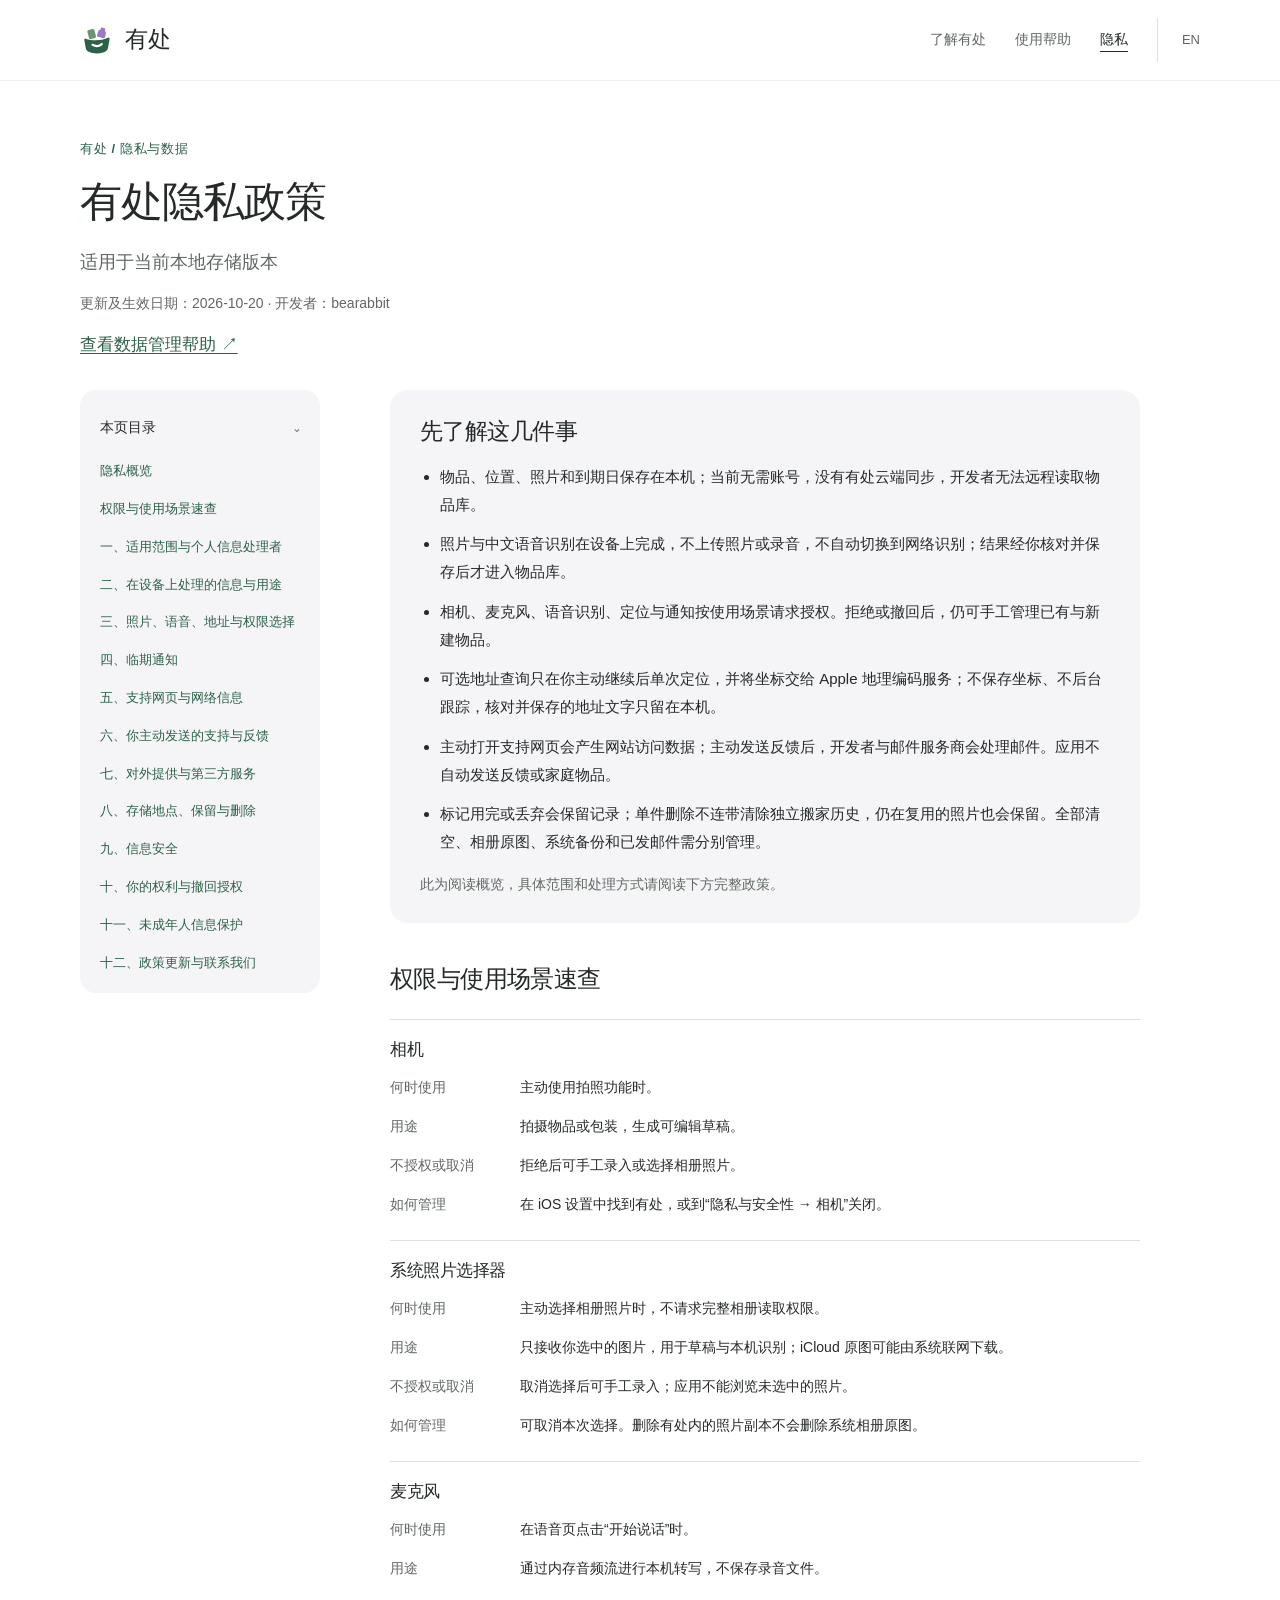
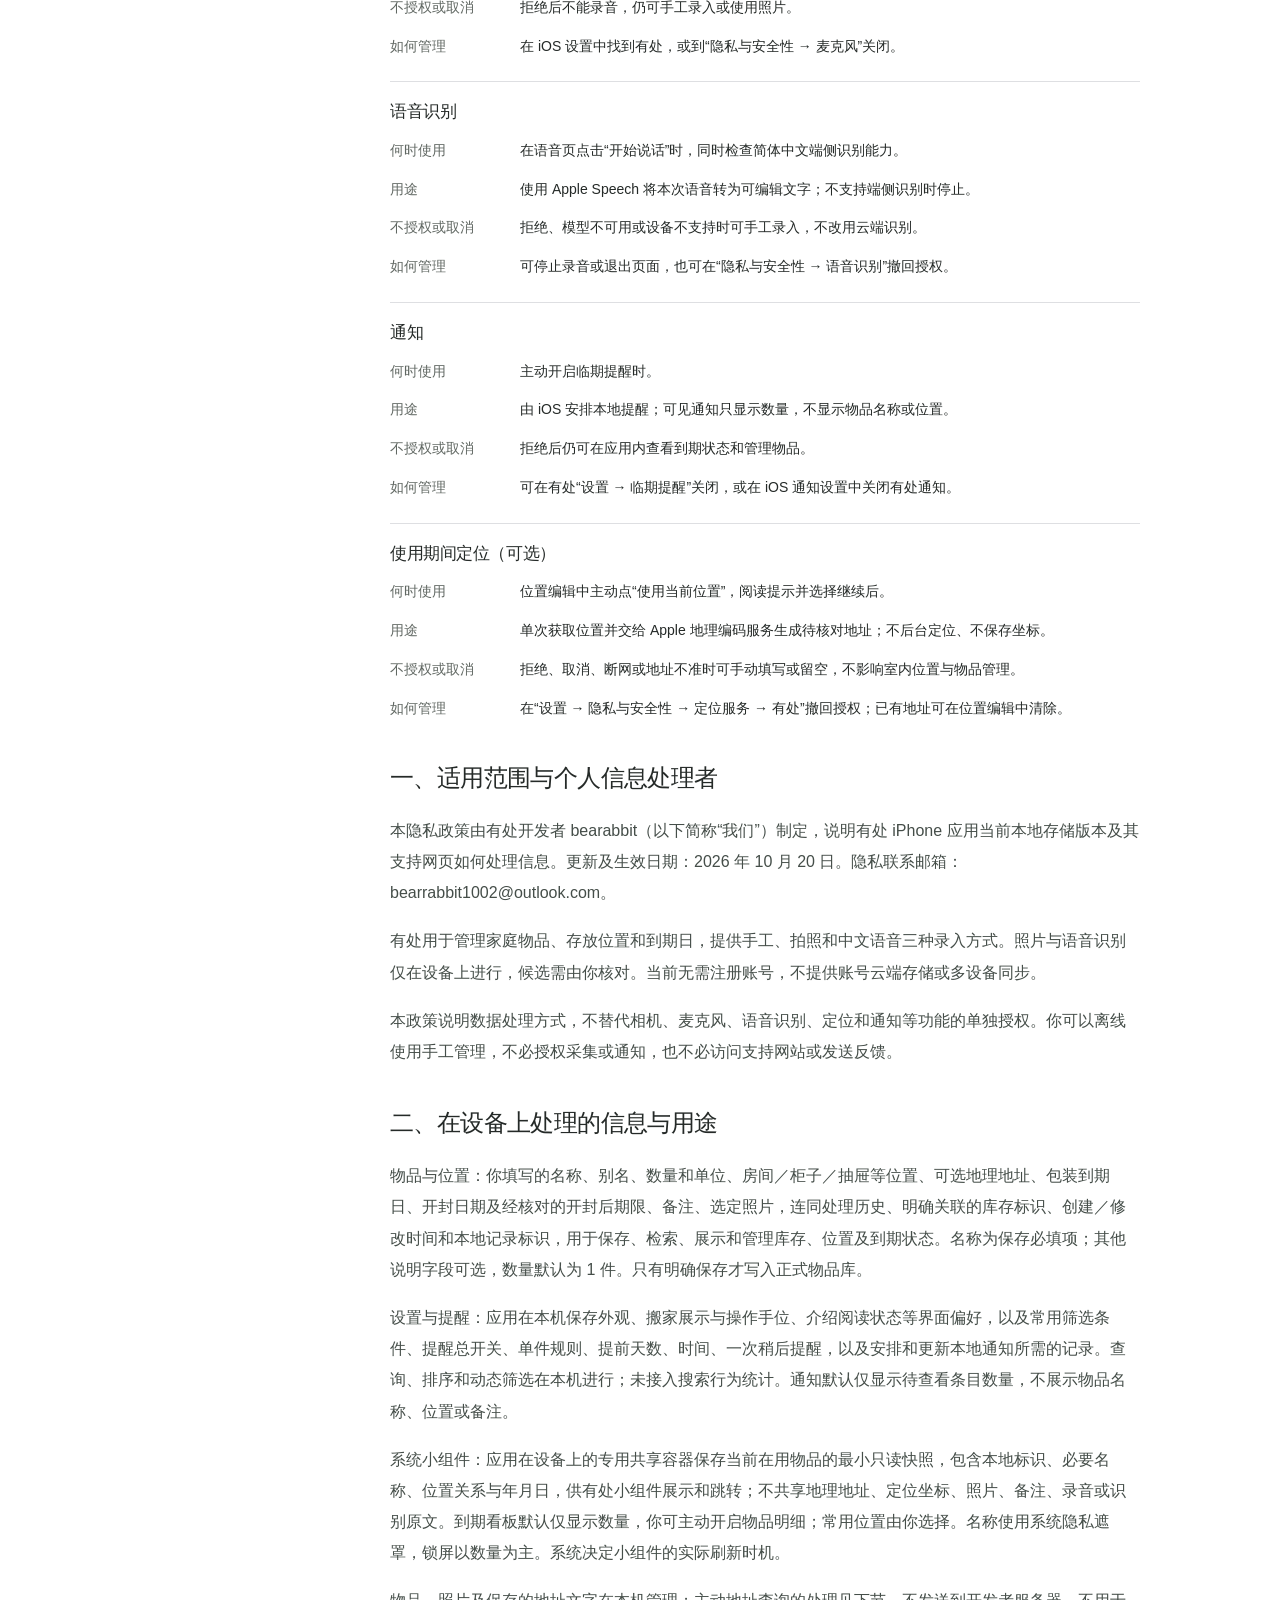
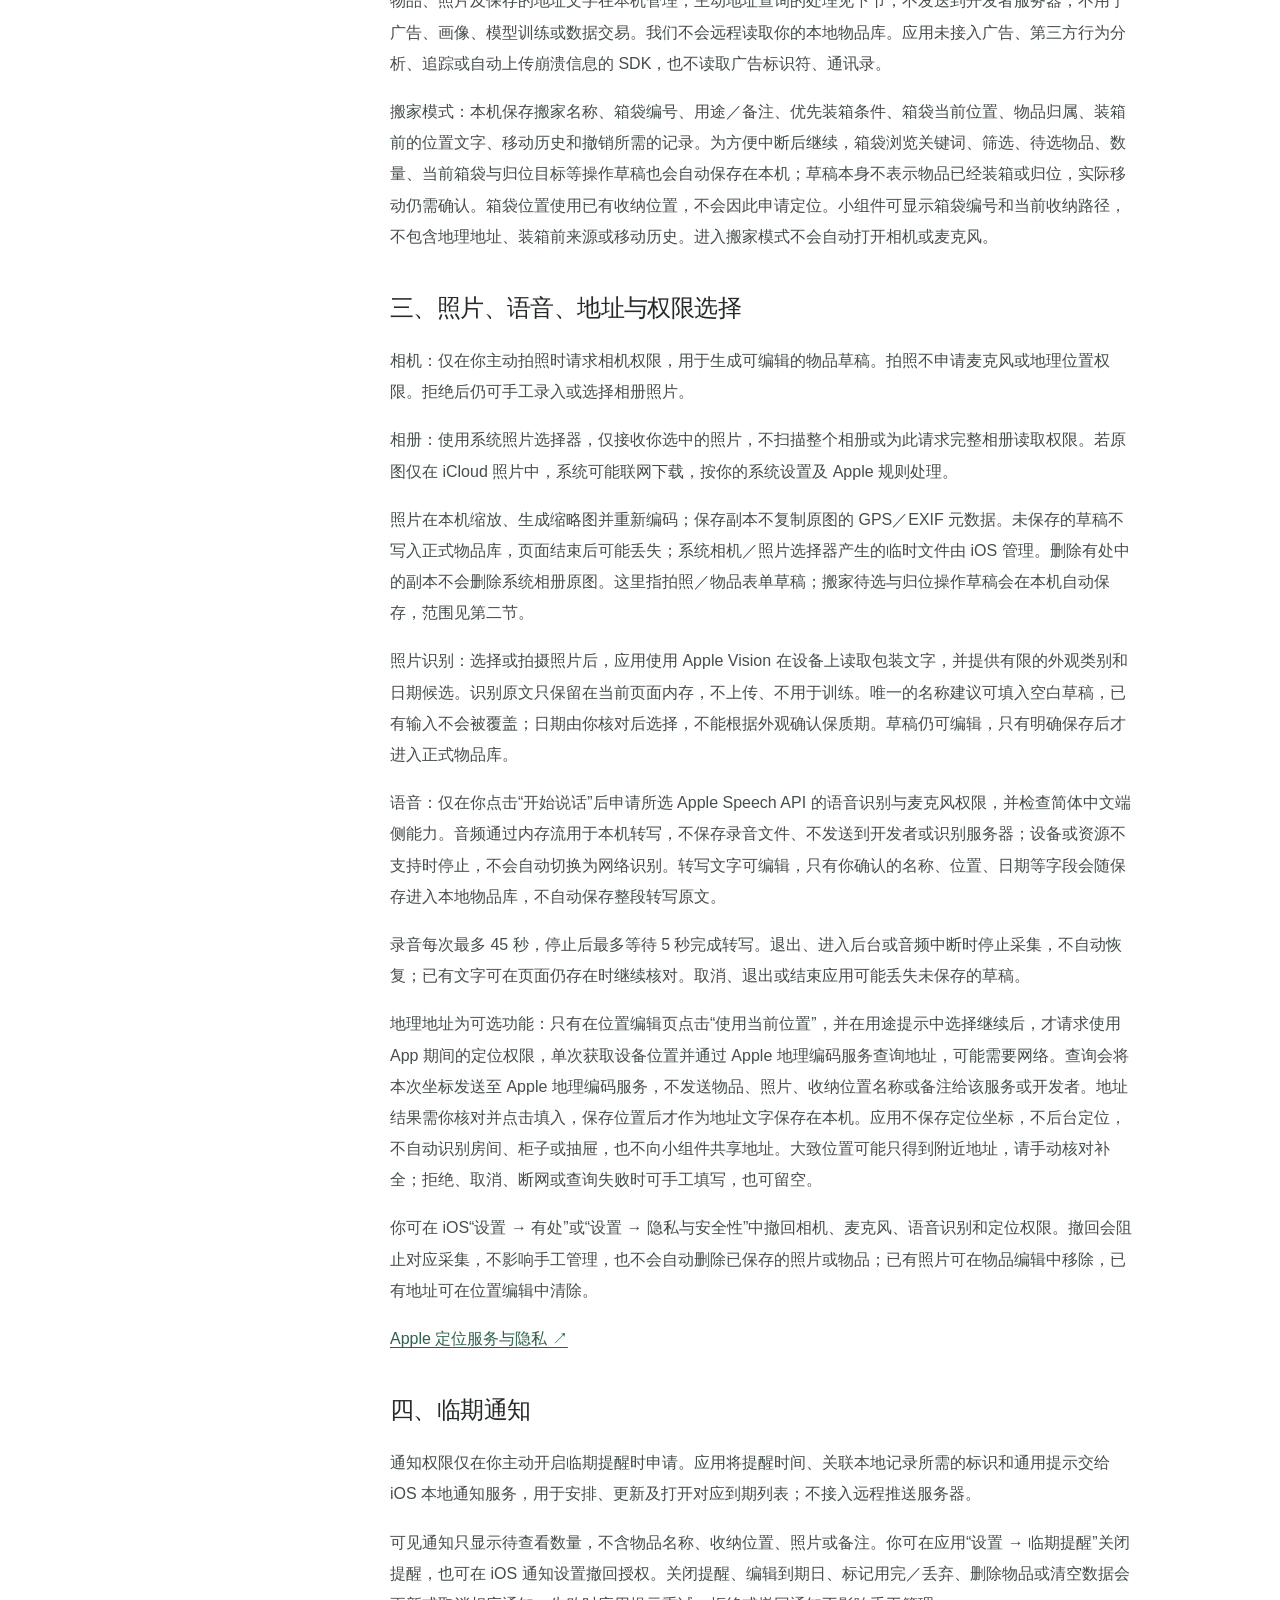
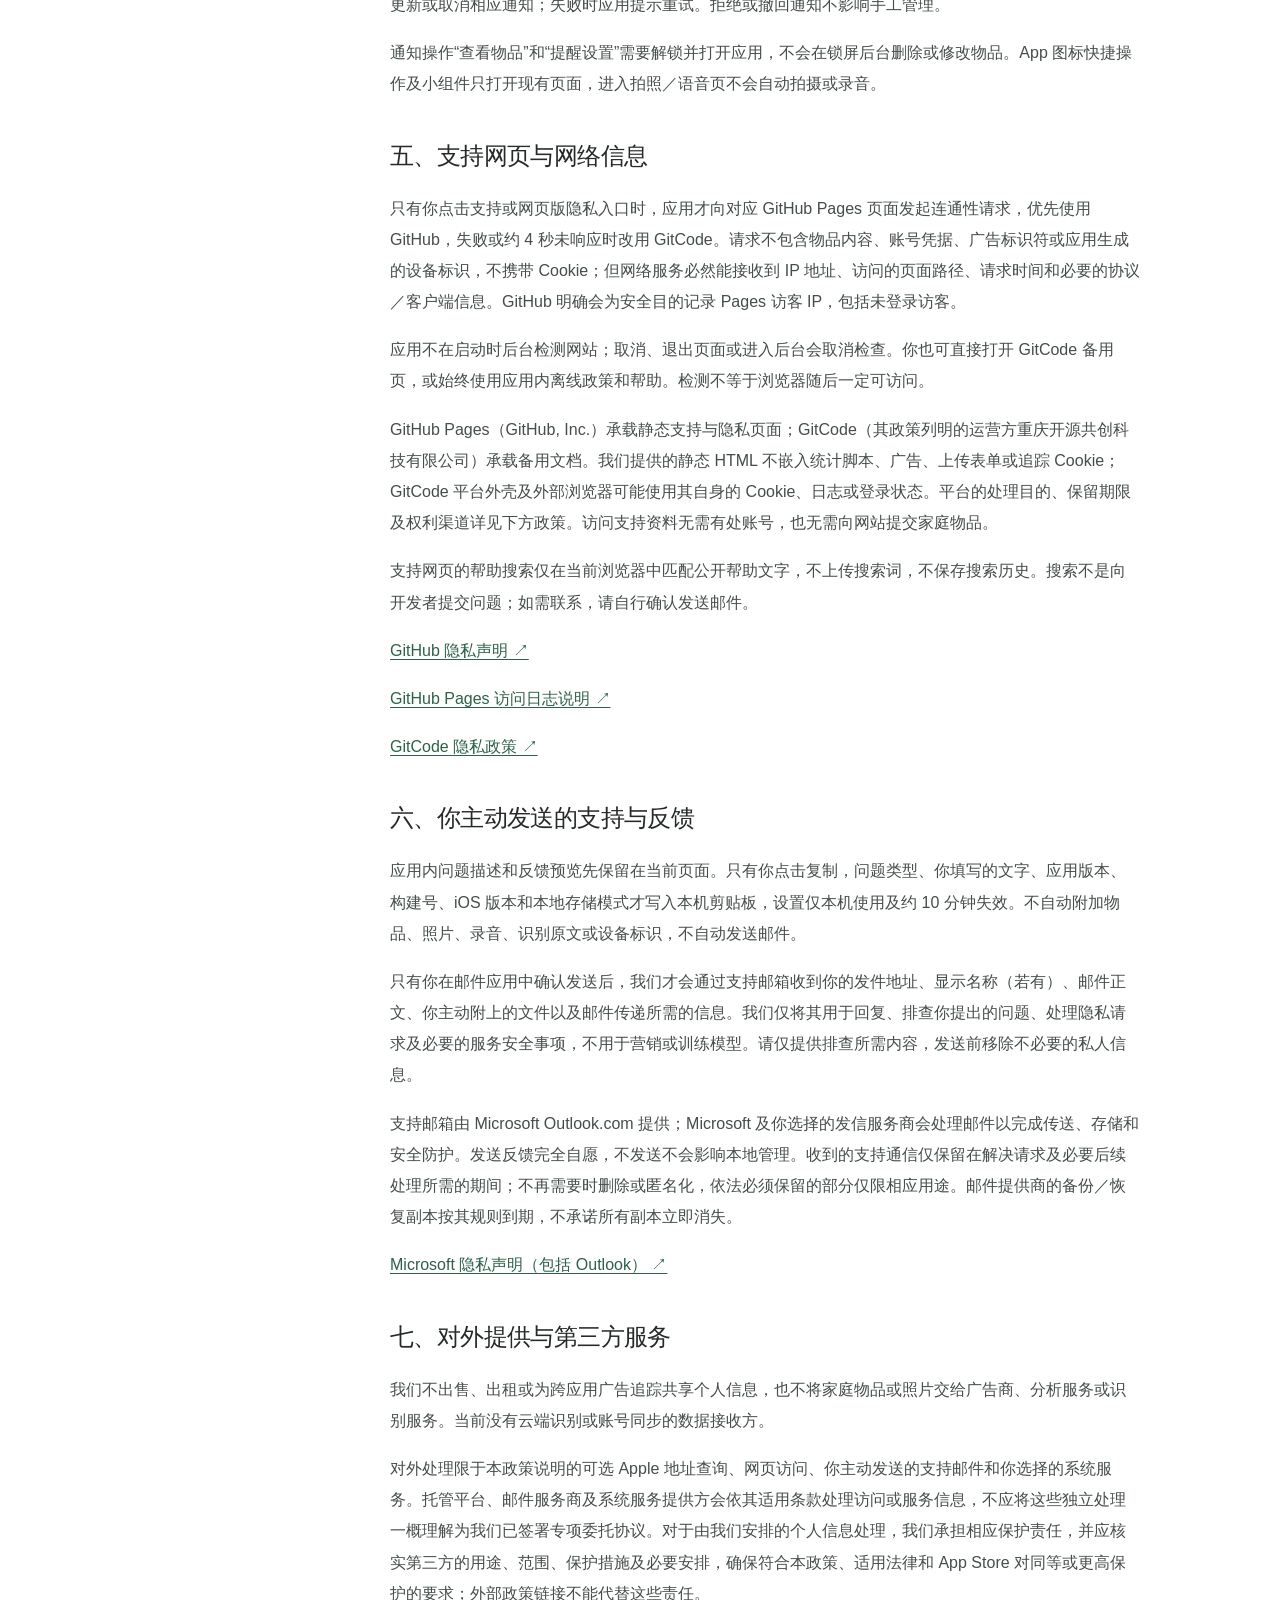
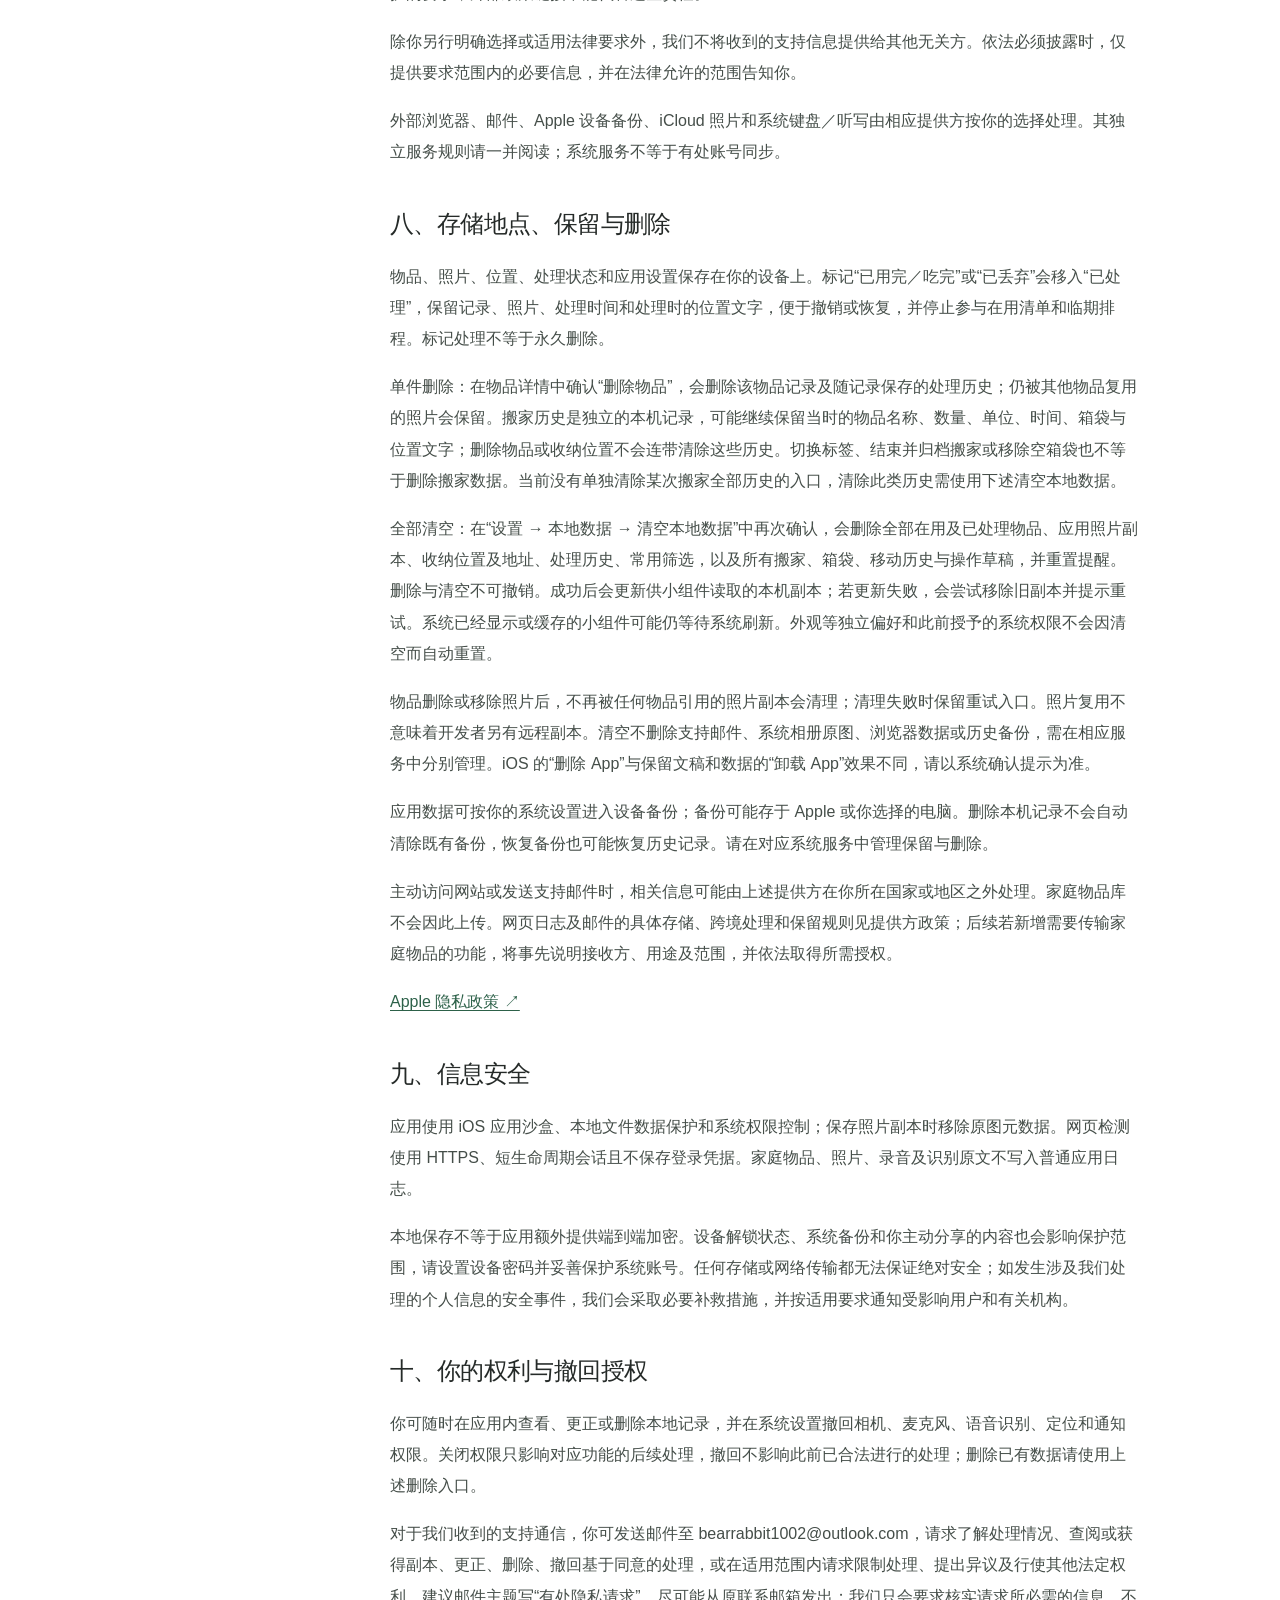
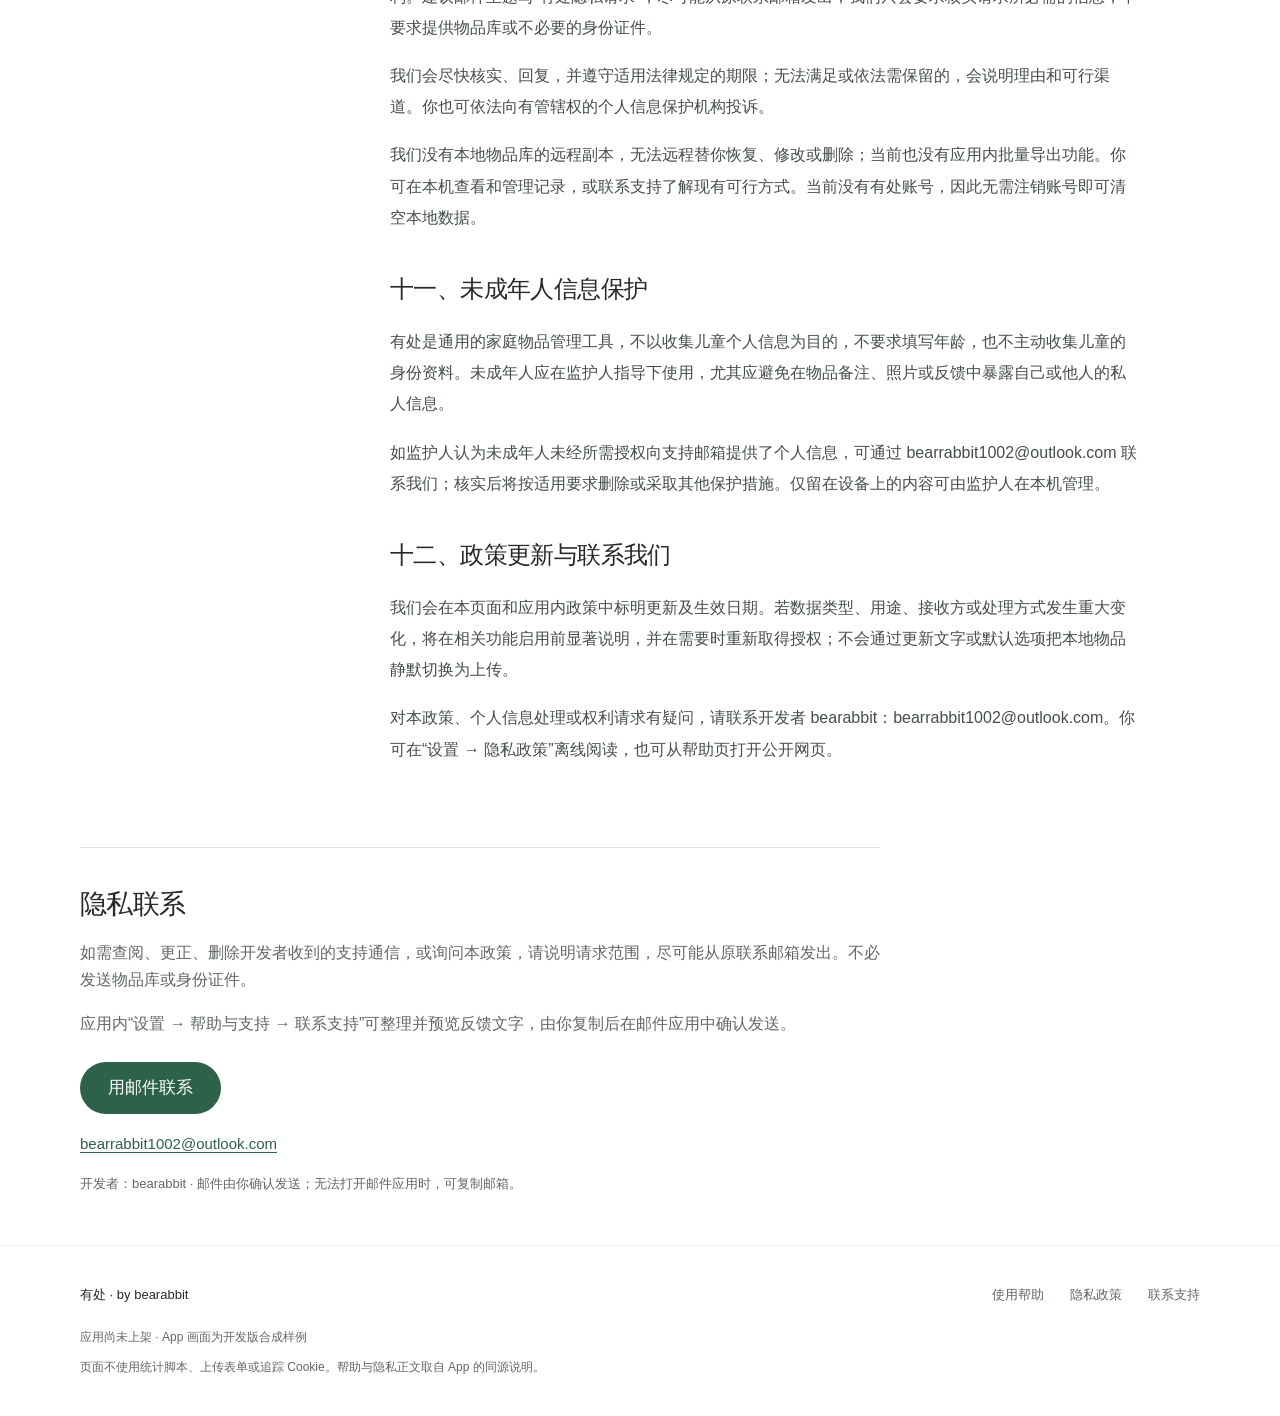
<file: privacy.html>
<!doctype html>
<html lang="zh-CN"><head><meta charset="utf-8"><meta name="viewport" content="width=device-width,initial-scale=1"><meta name="color-scheme" content="light"><meta name="referrer" content="no-referrer"><meta name="description" content="有处，记住物品放哪儿，提前看见快到期。了解产品、查找帮助与阅读隐私政策。"><title>隐私政策 · 有处</title><link rel="icon" type="image/svg+xml" href="assets/youchu-symbol.svg"><link rel="stylesheet" href="styles.css?v=f6971fecb033"><noscript><style>.story-dots,.story-arrow,.swipe-hint{display:none}.story-viewport{display:block;overflow:visible}.story-slide{min-height:0;border-bottom:1px solid #dedfe2}.zoom-shot{pointer-events:none}</style></noscript><link rel="canonical" href="https://nico-jaa.github.io/youchu-support/support/privacy.html"></head>
<body id="top"><a class="skip-link" href="#main">跳到正文</a>
<header class="site-header"><div class="header-inner wrap"><a class="brand" href="index.html" aria-label="有处介绍首页"><img src="assets/youchu-symbol.svg" alt="" width="34" height="34"><span>有处</span></a><nav aria-label="主导航"><a href="index.html">了解有处</a><a href="support/index.html">使用帮助</a><a href="support/privacy.html" aria-current="page">隐私</a><a class="language" href="en/support/privacy.html" lang="en" aria-label="Read this page in English">EN</a></nav></div></header>
<main id="main" tabindex="-1"><div class="wrap"><section class="policy-heading"><p class="eyebrow">有处 / 隐私与数据</p><h1>有处隐私政策</h1><p class="intro">适用于当前本地存储版本</p><p class="meta">更新及生效日期：2026-10-20 · 开发者：bearabbit</p><p><a href="support/index.html#help-privacy-request">查看数据管理帮助 ↗</a></p></section><div class="policy-layout"><aside><details class="policy-toc" open><summary>本页目录</summary><nav aria-label="隐私政策目录"><a href="#overview-title">隐私概览</a><a href="#permission-summary">权限与使用场景速查</a><a href="#scope">一、适用范围与个人信息处理者</a><a href="#local">二、在设备上处理的信息与用途</a><a href="#photos">三、照片、语音、地址与权限选择</a><a href="#notifications">四、临期通知</a><a href="#network">五、支持网页与网络信息</a><a href="#feedback">六、你主动发送的支持与反馈</a><a href="#sharing">七、对外提供与第三方服务</a><a href="#retention">八、存储地点、保留与删除</a><a href="#security">九、信息安全</a><a href="#rights">十、你的权利与撤回授权</a><a href="#children">十一、未成年人信息保护</a><a href="#updates">十二、政策更新与联系我们</a></nav></details></aside><article><section class="overview" aria-labelledby="overview-title"><h2 id="overview-title">先了解这几件事</h2><ul><li>物品、位置、照片和到期日保存在本机；当前无需账号，没有有处云端同步，开发者无法远程读取物品库。</li><li>照片与中文语音识别在设备上完成，不上传照片或录音，不自动切换到网络识别；结果经你核对并保存后才进入物品库。</li><li>相机、麦克风、语音识别、定位与通知按使用场景请求授权。拒绝或撤回后，仍可手工管理已有与新建物品。</li><li>可选地址查询只在你主动继续后单次定位，并将坐标交给 Apple 地理编码服务；不保存坐标、不后台跟踪，核对并保存的地址文字只留在本机。</li><li>主动打开支持网页会产生网站访问数据；主动发送反馈后，开发者与邮件服务商会处理邮件。应用不自动发送反馈或家庭物品。</li><li>标记用完或丢弃会保留记录；单件删除不连带清除独立搬家历史，仍在复用的照片也会保留。全部清空、相册原图、系统备份和已发邮件需分别管理。</li></ul><p class="meta">此为阅读概览，具体范围和处理方式请阅读下方完整政策。</p></section><section class="policy-section" id="permission-summary"><h2>权限与使用场景速查</h2><section class="permission"><h3>相机</h3><dl><div><dt>何时使用</dt><dd>主动使用拍照功能时。</dd></div><div><dt>用途</dt><dd>拍摄物品或包装，生成可编辑草稿。</dd></div><div><dt>不授权或取消</dt><dd>拒绝后可手工录入或选择相册照片。</dd></div><div><dt>如何管理</dt><dd>在 iOS 设置中找到有处，或到“隐私与安全性 → 相机”关闭。</dd></div></dl></section><section class="permission"><h3>系统照片选择器</h3><dl><div><dt>何时使用</dt><dd>主动选择相册照片时，不请求完整相册读取权限。</dd></div><div><dt>用途</dt><dd>只接收你选中的图片，用于草稿与本机识别；iCloud 原图可能由系统联网下载。</dd></div><div><dt>不授权或取消</dt><dd>取消选择后可手工录入；应用不能浏览未选中的照片。</dd></div><div><dt>如何管理</dt><dd>可取消本次选择。删除有处内的照片副本不会删除系统相册原图。</dd></div></dl></section><section class="permission"><h3>麦克风</h3><dl><div><dt>何时使用</dt><dd>在语音页点击“开始说话”时。</dd></div><div><dt>用途</dt><dd>通过内存音频流进行本机转写，不保存录音文件。</dd></div><div><dt>不授权或取消</dt><dd>拒绝后不能录音，仍可手工录入或使用照片。</dd></div><div><dt>如何管理</dt><dd>在 iOS 设置中找到有处，或到“隐私与安全性 → 麦克风”关闭。</dd></div></dl></section><section class="permission"><h3>语音识别</h3><dl><div><dt>何时使用</dt><dd>在语音页点击“开始说话”时，同时检查简体中文端侧识别能力。</dd></div><div><dt>用途</dt><dd>使用 Apple Speech 将本次语音转为可编辑文字；不支持端侧识别时停止。</dd></div><div><dt>不授权或取消</dt><dd>拒绝、模型不可用或设备不支持时可手工录入，不改用云端识别。</dd></div><div><dt>如何管理</dt><dd>可停止录音或退出页面，也可在“隐私与安全性 → 语音识别”撤回授权。</dd></div></dl></section><section class="permission"><h3>通知</h3><dl><div><dt>何时使用</dt><dd>主动开启临期提醒时。</dd></div><div><dt>用途</dt><dd>由 iOS 安排本地提醒；可见通知只显示数量，不显示物品名称或位置。</dd></div><div><dt>不授权或取消</dt><dd>拒绝后仍可在应用内查看到期状态和管理物品。</dd></div><div><dt>如何管理</dt><dd>可在有处“设置 → 临期提醒”关闭，或在 iOS 通知设置中关闭有处通知。</dd></div></dl></section><section class="permission"><h3>使用期间定位（可选）</h3><dl><div><dt>何时使用</dt><dd>位置编辑中主动点“使用当前位置”，阅读提示并选择继续后。</dd></div><div><dt>用途</dt><dd>单次获取位置并交给 Apple 地理编码服务生成待核对地址；不后台定位、不保存坐标。</dd></div><div><dt>不授权或取消</dt><dd>拒绝、取消、断网或地址不准时可手动填写或留空，不影响室内位置与物品管理。</dd></div><div><dt>如何管理</dt><dd>在“设置 → 隐私与安全性 → 定位服务 → 有处”撤回授权；已有地址可在位置编辑中清除。</dd></div></dl></section></section><section id="scope" class="policy-section"><h2>一、适用范围与个人信息处理者</h2><p>本隐私政策由有处开发者 bearabbit（以下简称“我们”）制定，说明有处 iPhone 应用当前本地存储版本及其支持网页如何处理信息。更新及生效日期：2026 年 10 月 20 日。隐私联系邮箱：bearrabbit1002@outlook.com。</p><p>有处用于管理家庭物品、存放位置和到期日，提供手工、拍照和中文语音三种录入方式。照片与语音识别仅在设备上进行，候选需由你核对。当前无需注册账号，不提供账号云端存储或多设备同步。</p><p>本政策说明数据处理方式，不替代相机、麦克风、语音识别、定位和通知等功能的单独授权。你可以离线使用手工管理，不必授权采集或通知，也不必访问支持网站或发送反馈。</p></section><section id="local" class="policy-section"><h2>二、在设备上处理的信息与用途</h2><p>物品与位置：你填写的名称、别名、数量和单位、房间／柜子／抽屉等位置、可选地理地址、包装到期日、开封日期及经核对的开封后期限、备注、选定照片，连同处理历史、明确关联的库存标识、创建／修改时间和本地记录标识，用于保存、检索、展示和管理库存、位置及到期状态。名称为保存必填项；其他说明字段可选，数量默认为 1 件。只有明确保存才写入正式物品库。</p><p>设置与提醒：应用在本机保存外观、搬家展示与操作手位、介绍阅读状态等界面偏好，以及常用筛选条件、提醒总开关、单件规则、提前天数、时间、一次稍后提醒，以及安排和更新本地通知所需的记录。查询、排序和动态筛选在本机进行；未接入搜索行为统计。通知默认仅显示待查看条目数量，不展示物品名称、位置或备注。</p><p>系统小组件：应用在设备上的专用共享容器保存当前在用物品的最小只读快照，包含本地标识、必要名称、位置关系与年月日，供有处小组件展示和跳转；不共享地理地址、定位坐标、照片、备注、录音或识别原文。到期看板默认仅显示数量，你可主动开启物品明细；常用位置由你选择。名称使用系统隐私遮罩，锁屏以数量为主。系统决定小组件的实际刷新时机。</p><p>物品、照片及保存的地址文字在本机管理；主动地址查询的处理见下节，不发送到开发者服务器，不用于广告、画像、模型训练或数据交易。我们不会远程读取你的本地物品库。应用未接入广告、第三方行为分析、追踪或自动上传崩溃信息的 SDK，也不读取广告标识符、通讯录。</p><p>搬家模式：本机保存搬家名称、箱袋编号、用途／备注、优先装箱条件、箱袋当前位置、物品归属、装箱前的位置文字、移动历史和撤销所需的记录。为方便中断后继续，箱袋浏览关键词、筛选、待选物品、数量、当前箱袋与归位目标等操作草稿也会自动保存在本机；草稿本身不表示物品已经装箱或归位，实际移动仍需确认。箱袋位置使用已有收纳位置，不会因此申请定位。小组件可显示箱袋编号和当前收纳路径，不包含地理地址、装箱前来源或移动历史。进入搬家模式不会自动打开相机或麦克风。</p></section><section id="photos" class="policy-section"><h2>三、照片、语音、地址与权限选择</h2><p>相机：仅在你主动拍照时请求相机权限，用于生成可编辑的物品草稿。拍照不申请麦克风或地理位置权限。拒绝后仍可手工录入或选择相册照片。</p><p>相册：使用系统照片选择器，仅接收你选中的照片，不扫描整个相册或为此请求完整相册读取权限。若原图仅在 iCloud 照片中，系统可能联网下载，按你的系统设置及 Apple 规则处理。</p><p>照片在本机缩放、生成缩略图并重新编码；保存副本不复制原图的 GPS／EXIF 元数据。未保存的草稿不写入正式物品库，页面结束后可能丢失；系统相机／照片选择器产生的临时文件由 iOS 管理。删除有处中的副本不会删除系统相册原图。这里指拍照／物品表单草稿；搬家待选与归位操作草稿会在本机自动保存，范围见第二节。</p><p>照片识别：选择或拍摄照片后，应用使用 Apple Vision 在设备上读取包装文字，并提供有限的外观类别和日期候选。识别原文只保留在当前页面内存，不上传、不用于训练。唯一的名称建议可填入空白草稿，已有输入不会被覆盖；日期由你核对后选择，不能根据外观确认保质期。草稿仍可编辑，只有明确保存后才进入正式物品库。</p><p>语音：仅在你点击“开始说话”后申请所选 Apple Speech API 的语音识别与麦克风权限，并检查简体中文端侧能力。音频通过内存流用于本机转写，不保存录音文件、不发送到开发者或识别服务器；设备或资源不支持时停止，不会自动切换为网络识别。转写文字可编辑，只有你确认的名称、位置、日期等字段会随保存进入本地物品库，不自动保存整段转写原文。</p><p>录音每次最多 45 秒，停止后最多等待 5 秒完成转写。退出、进入后台或音频中断时停止采集，不自动恢复；已有文字可在页面仍存在时继续核对。取消、退出或结束应用可能丢失未保存的草稿。</p><p>地理地址为可选功能：只有在位置编辑页点击“使用当前位置”，并在用途提示中选择继续后，才请求使用 App 期间的定位权限，单次获取设备位置并通过 Apple 地理编码服务查询地址，可能需要网络。查询会将本次坐标发送至 Apple 地理编码服务，不发送物品、照片、收纳位置名称或备注给该服务或开发者。地址结果需你核对并点击填入，保存位置后才作为地址文字保存在本机。应用不保存定位坐标，不后台定位，不自动识别房间、柜子或抽屉，也不向小组件共享地址。大致位置可能只得到附近地址，请手动核对补全；拒绝、取消、断网或查询失败时可手工填写，也可留空。</p><p>你可在 iOS“设置 → 有处”或“设置 → 隐私与安全性”中撤回相机、麦克风、语音识别和定位权限。撤回会阻止对应采集，不影响手工管理，也不会自动删除已保存的照片或物品；已有照片可在物品编辑中移除，已有地址可在位置编辑中清除。</p><p><a href="https://www.apple.com/legal/privacy/data/en/location-services/">Apple 定位服务与隐私 ↗</a></p></section><section id="notifications" class="policy-section"><h2>四、临期通知</h2><p>通知权限仅在你主动开启临期提醒时申请。应用将提醒时间、关联本地记录所需的标识和通用提示交给 iOS 本地通知服务，用于安排、更新及打开对应到期列表；不接入远程推送服务器。</p><p>可见通知只显示待查看数量，不含物品名称、收纳位置、照片或备注。你可在应用“设置 → 临期提醒”关闭提醒，也可在 iOS 通知设置撤回授权。关闭提醒、编辑到期日、标记用完／丢弃、删除物品或清空数据会更新或取消相应通知；失败时应用提示重试。拒绝或撤回通知不影响手工管理。</p><p>通知操作“查看物品”和“提醒设置”需要解锁并打开应用，不会在锁屏后台删除或修改物品。App 图标快捷操作及小组件只打开现有页面，进入拍照／语音页不会自动拍摄或录音。</p></section><section id="network" class="policy-section"><h2>五、支持网页与网络信息</h2><p>只有你点击支持或网页版隐私入口时，应用才向对应 GitHub Pages 页面发起连通性请求，优先使用 GitHub，失败或约 4 秒未响应时改用 GitCode。请求不包含物品内容、账号凭据、广告标识符或应用生成的设备标识，不携带 Cookie；但网络服务必然能接收到 IP 地址、访问的页面路径、请求时间和必要的协议／客户端信息。GitHub 明确会为安全目的记录 Pages 访客 IP，包括未登录访客。</p><p>应用不在启动时后台检测网站；取消、退出页面或进入后台会取消检查。你也可直接打开 GitCode 备用页，或始终使用应用内离线政策和帮助。检测不等于浏览器随后一定可访问。</p><p>GitHub Pages（GitHub, Inc.）承载静态支持与隐私页面；GitCode（其政策列明的运营方重庆开源共创科技有限公司）承载备用文档。我们提供的静态 HTML 不嵌入统计脚本、广告、上传表单或追踪 Cookie；GitCode 平台外壳及外部浏览器可能使用其自身的 Cookie、日志或登录状态。平台的处理目的、保留期限及权利渠道详见下方政策。访问支持资料无需有处账号，也无需向网站提交家庭物品。</p><p>支持网页的帮助搜索仅在当前浏览器中匹配公开帮助文字，不上传搜索词，不保存搜索历史。搜索不是向开发者提交问题；如需联系，请自行确认发送邮件。</p><p><a href="https://docs.github.com/en/site-policy/privacy-policies/github-general-privacy-statement">GitHub 隐私声明 ↗</a></p><p><a href="https://docs.github.com/en/pages/getting-started-with-github-pages/what-is-github-pages#data-collection">GitHub Pages 访问日志说明 ↗</a></p><p><a href="https://docs.gitcode.com/docs/help/home/protocol/privacy-policy/">GitCode 隐私政策 ↗</a></p></section><section id="feedback" class="policy-section"><h2>六、你主动发送的支持与反馈</h2><p>应用内问题描述和反馈预览先保留在当前页面。只有你点击复制，问题类型、你填写的文字、应用版本、构建号、iOS 版本和本地存储模式才写入本机剪贴板，设置仅本机使用及约 10 分钟失效。不自动附加物品、照片、录音、识别原文或设备标识，不自动发送邮件。</p><p>只有你在邮件应用中确认发送后，我们才会通过支持邮箱收到你的发件地址、显示名称（若有）、邮件正文、你主动附上的文件以及邮件传递所需的信息。我们仅将其用于回复、排查你提出的问题、处理隐私请求及必要的服务安全事项，不用于营销或训练模型。请仅提供排查所需内容，发送前移除不必要的私人信息。</p><p>支持邮箱由 Microsoft Outlook.com 提供；Microsoft 及你选择的发信服务商会处理邮件以完成传送、存储和安全防护。发送反馈完全自愿，不发送不会影响本地管理。收到的支持通信仅保留在解决请求及必要后续处理所需的期间；不再需要时删除或匿名化，依法必须保留的部分仅限相应用途。邮件提供商的备份／恢复副本按其规则到期，不承诺所有副本立即消失。</p><p><a href="https://www.microsoft.com/zh-cn/privacy/privacystatement">Microsoft 隐私声明（包括 Outlook） ↗</a></p></section><section id="sharing" class="policy-section"><h2>七、对外提供与第三方服务</h2><p>我们不出售、出租或为跨应用广告追踪共享个人信息，也不将家庭物品或照片交给广告商、分析服务或识别服务。当前没有云端识别或账号同步的数据接收方。</p><p>对外处理限于本政策说明的可选 Apple 地址查询、网页访问、你主动发送的支持邮件和你选择的系统服务。托管平台、邮件服务商及系统服务提供方会依其适用条款处理访问或服务信息，不应将这些独立处理一概理解为我们已签署专项委托协议。对于由我们安排的个人信息处理，我们承担相应保护责任，并应核实第三方的用途、范围、保护措施及必要安排，确保符合本政策、适用法律和 App Store 对同等或更高保护的要求；外部政策链接不能代替这些责任。</p><p>除你另行明确选择或适用法律要求外，我们不将收到的支持信息提供给其他无关方。依法必须披露时，仅提供要求范围内的必要信息，并在法律允许的范围告知你。</p><p>外部浏览器、邮件、Apple 设备备份、iCloud 照片和系统键盘／听写由相应提供方按你的选择处理。其独立服务规则请一并阅读；系统服务不等于有处账号同步。</p></section><section id="retention" class="policy-section"><h2>八、存储地点、保留与删除</h2><p>物品、照片、位置、处理状态和应用设置保存在你的设备上。标记“已用完／吃完”或“已丢弃”会移入“已处理”，保留记录、照片、处理时间和处理时的位置文字，便于撤销或恢复，并停止参与在用清单和临期排程。标记处理不等于永久删除。</p><p>单件删除：在物品详情中确认“删除物品”，会删除该物品记录及随记录保存的处理历史；仍被其他物品复用的照片会保留。搬家历史是独立的本机记录，可能继续保留当时的物品名称、数量、单位、时间、箱袋与位置文字；删除物品或收纳位置不会连带清除这些历史。切换标签、结束并归档搬家或移除空箱袋也不等于删除搬家数据。当前没有单独清除某次搬家全部历史的入口，清除此类历史需使用下述清空本地数据。</p><p>全部清空：在“设置 → 本地数据 → 清空本地数据”中再次确认，会删除全部在用及已处理物品、应用照片副本、收纳位置及地址、处理历史、常用筛选，以及所有搬家、箱袋、移动历史与操作草稿，并重置提醒。删除与清空不可撤销。成功后会更新供小组件读取的本机副本；若更新失败，会尝试移除旧副本并提示重试。系统已经显示或缓存的小组件可能仍等待系统刷新。外观等独立偏好和此前授予的系统权限不会因清空而自动重置。</p><p>物品删除或移除照片后，不再被任何物品引用的照片副本会清理；清理失败时保留重试入口。照片复用不意味着开发者另有远程副本。清空不删除支持邮件、系统相册原图、浏览器数据或历史备份，需在相应服务中分别管理。iOS 的“删除 App”与保留文稿和数据的“卸载 App”效果不同，请以系统确认提示为准。</p><p>应用数据可按你的系统设置进入设备备份；备份可能存于 Apple 或你选择的电脑。删除本机记录不会自动清除既有备份，恢复备份也可能恢复历史记录。请在对应系统服务中管理保留与删除。</p><p>主动访问网站或发送支持邮件时，相关信息可能由上述提供方在你所在国家或地区之外处理。家庭物品库不会因此上传。网页日志及邮件的具体存储、跨境处理和保留规则见提供方政策；后续若新增需要传输家庭物品的功能，将事先说明接收方、用途及范围，并依法取得所需授权。</p><p><a href="https://www.apple.com/legal/privacy/szh/">Apple 隐私政策 ↗</a></p></section><section id="security" class="policy-section"><h2>九、信息安全</h2><p>应用使用 iOS 应用沙盒、本地文件数据保护和系统权限控制；保存照片副本时移除原图元数据。网页检测使用 HTTPS、短生命周期会话且不保存登录凭据。家庭物品、照片、录音及识别原文不写入普通应用日志。</p><p>本地保存不等于应用额外提供端到端加密。设备解锁状态、系统备份和你主动分享的内容也会影响保护范围，请设置设备密码并妥善保护系统账号。任何存储或网络传输都无法保证绝对安全；如发生涉及我们处理的个人信息的安全事件，我们会采取必要补救措施，并按适用要求通知受影响用户和有关机构。</p></section><section id="rights" class="policy-section"><h2>十、你的权利与撤回授权</h2><p>你可随时在应用内查看、更正或删除本地记录，并在系统设置撤回相机、麦克风、语音识别、定位和通知权限。关闭权限只影响对应功能的后续处理，撤回不影响此前已合法进行的处理；删除已有数据请使用上述删除入口。</p><p>对于我们收到的支持通信，你可发送邮件至 bearrabbit1002@outlook.com，请求了解处理情况、查阅或获得副本、更正、删除、撤回基于同意的处理，或在适用范围内请求限制处理、提出异议及行使其他法定权利。建议邮件主题写“有处隐私请求”，尽可能从原联系邮箱发出；我们只会要求核实请求所必需的信息，不要求提供物品库或不必要的身份证件。</p><p>我们会尽快核实、回复，并遵守适用法律规定的期限；无法满足或依法需保留的，会说明理由和可行渠道。你也可依法向有管辖权的个人信息保护机构投诉。</p><p>我们没有本地物品库的远程副本，无法远程替你恢复、修改或删除；当前也没有应用内批量导出功能。你可在本机查看和管理记录，或联系支持了解现有可行方式。当前没有有处账号，因此无需注销账号即可清空本地数据。</p></section><section id="children" class="policy-section"><h2>十一、未成年人信息保护</h2><p>有处是通用的家庭物品管理工具，不以收集儿童个人信息为目的，不要求填写年龄，也不主动收集儿童的身份资料。未成年人应在监护人指导下使用，尤其应避免在物品备注、照片或反馈中暴露自己或他人的私人信息。</p><p>如监护人认为未成年人未经所需授权向支持邮箱提供了个人信息，可通过 bearrabbit1002@outlook.com 联系我们；核实后将按适用要求删除或采取其他保护措施。仅留在设备上的内容可由监护人在本机管理。</p></section><section id="updates" class="policy-section"><h2>十二、政策更新与联系我们</h2><p>我们会在本页面和应用内政策中标明更新及生效日期。若数据类型、用途、接收方或处理方式发生重大变化，将在相关功能启用前显著说明，并在需要时重新取得授权；不会通过更新文字或默认选项把本地物品静默切换为上传。</p><p>对本政策、个人信息处理或权利请求有疑问，请联系开发者 bearabbit：bearrabbit1002@outlook.com。你可在“设置 → 隐私政策”离线阅读，也可从帮助页打开公开网页。</p></section></article></div><section class="contact" id="contact"><h2>隐私联系</h2><p>如需查阅、更正、删除开发者收到的支持通信，或询问本政策，请说明请求范围，尽可能从原联系邮箱发出。不必发送物品库或身份证件。</p><p>应用内“设置 → 帮助与支持 → 联系支持”可整理并预览反馈文字，由你复制后在邮件应用中确认发送。</p><a class="button" href="mailto:bearrabbit1002@outlook.com">用邮件联系</a><p class="email"><a href="mailto:bearrabbit1002@outlook.com">bearrabbit1002@outlook.com</a></p><p class="meta">开发者：bearabbit · 邮件由你确认发送；无法打开邮件应用时，可复制邮箱。</p></section></div></main>
<footer class="site-footer"><div class="wrap"><div class="footer-top"><p>有处 · by bearabbit</p><nav aria-label="页脚导航"><a href="support/index.html">使用帮助</a><a href="support/privacy.html">隐私政策</a><a href="support/index.html#contact">联系支持</a></nav></div><p class="preview-note">应用尚未上架 · App 画面为开发版合成样例</p><p class="footer-platform">页面不使用统计脚本、上传表单或追踪 Cookie。帮助与隐私正文取自 App 的同源说明。</p></div></footer><script src="site.js?v=bffa818cf322"></script><script src="motion.js?v=6c6e87fdf1d6"></script></body></html>
</file>
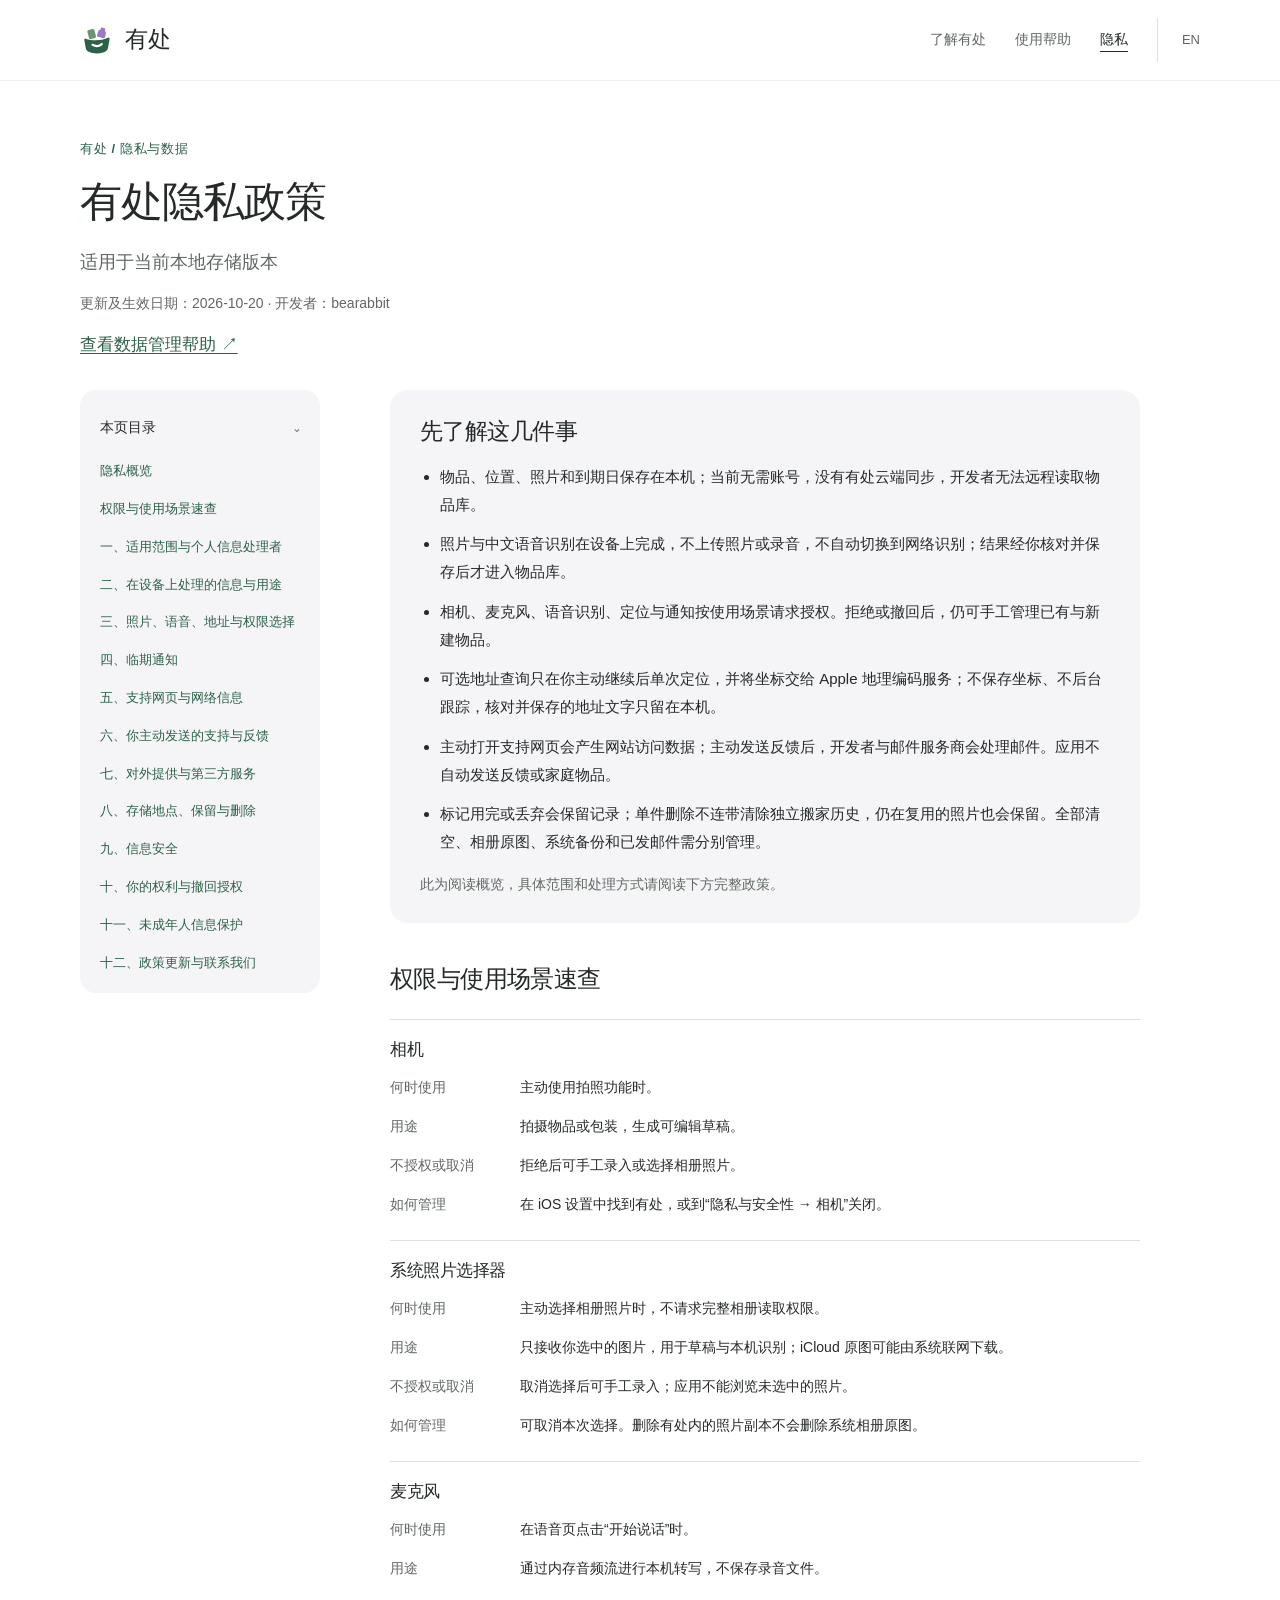
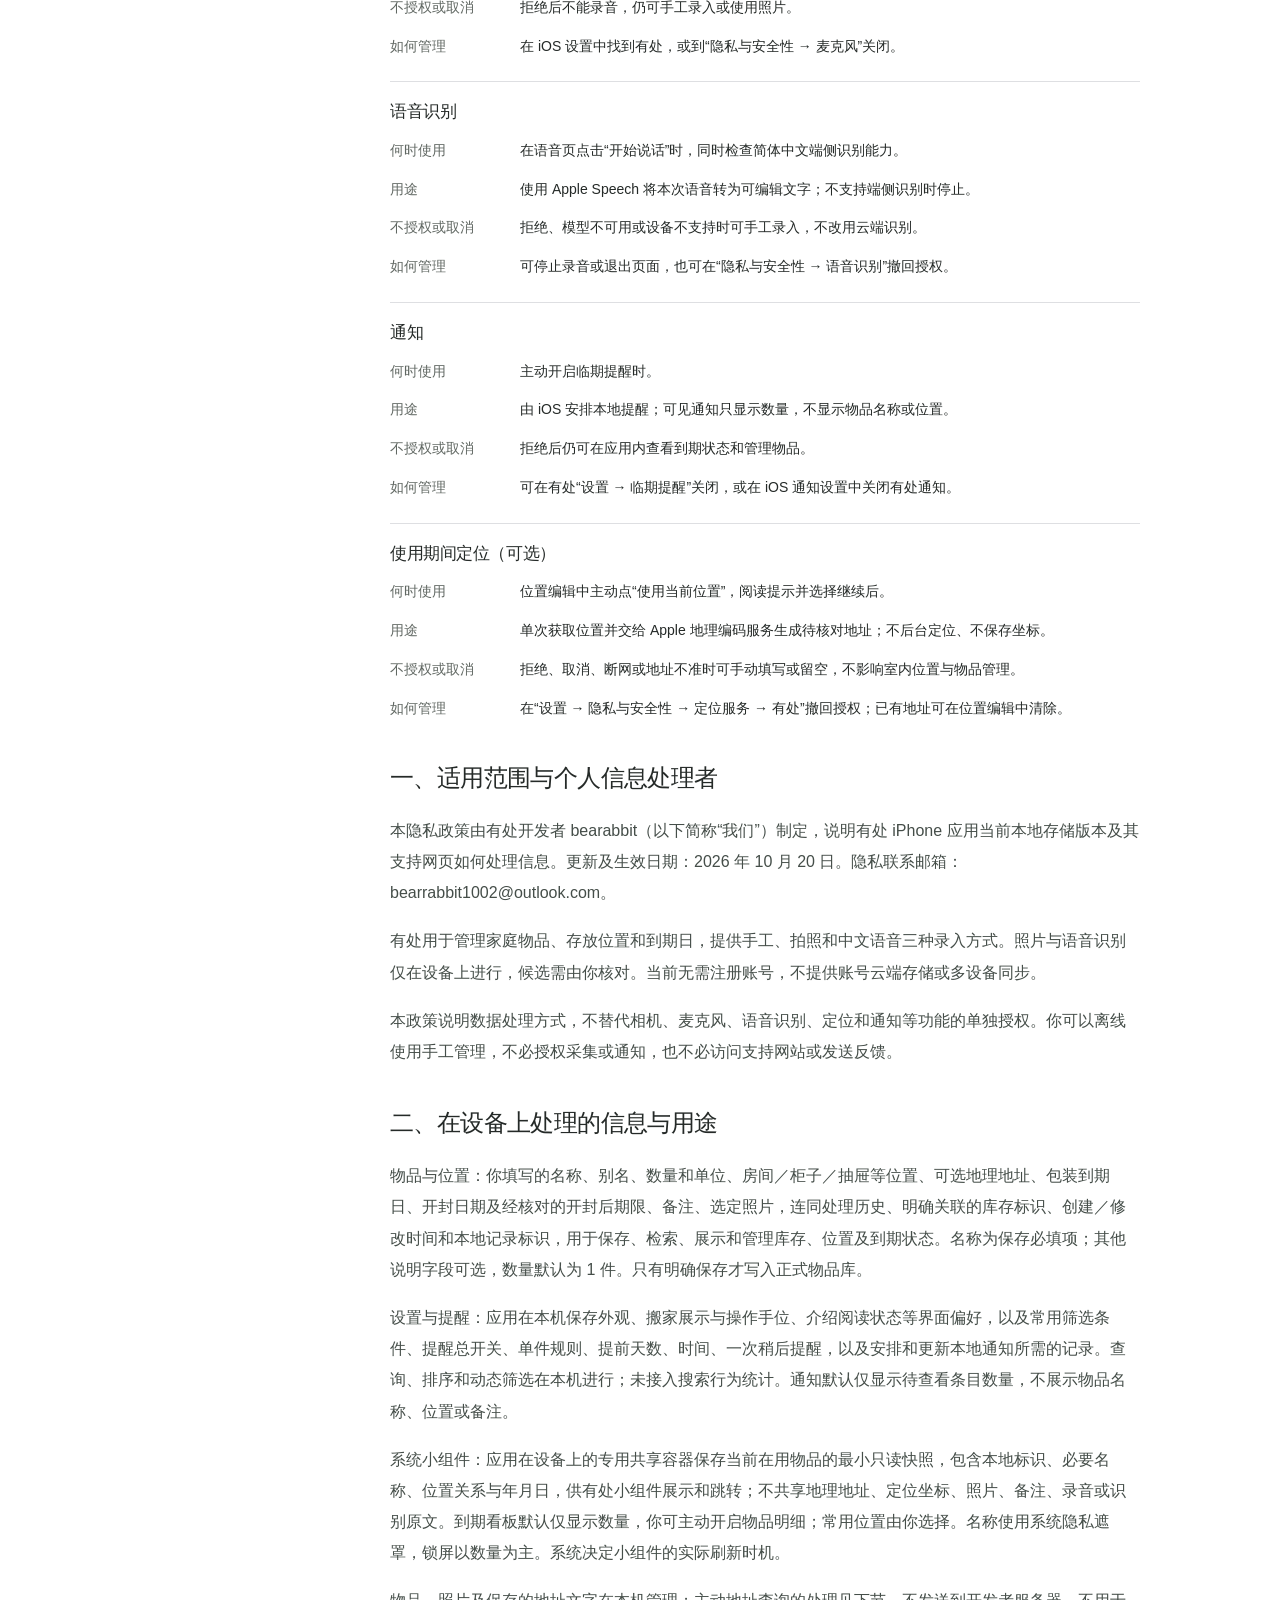
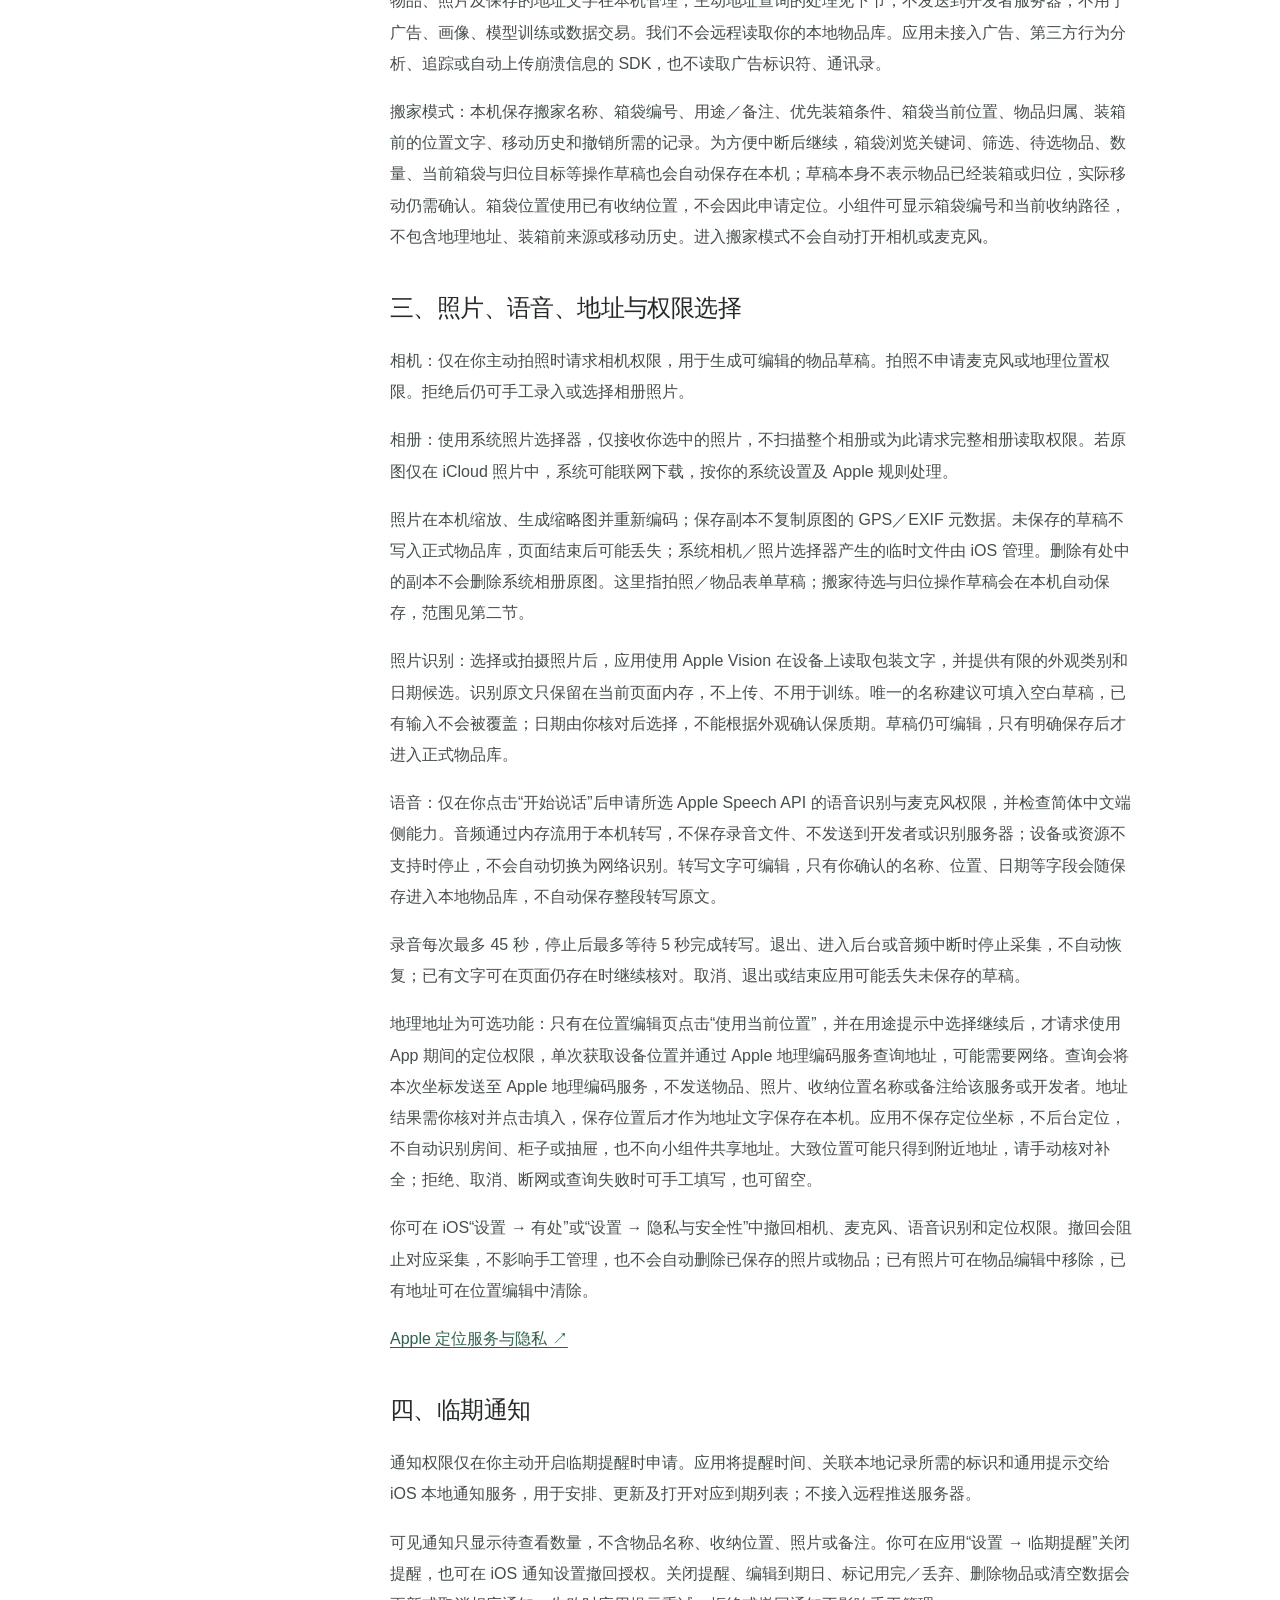
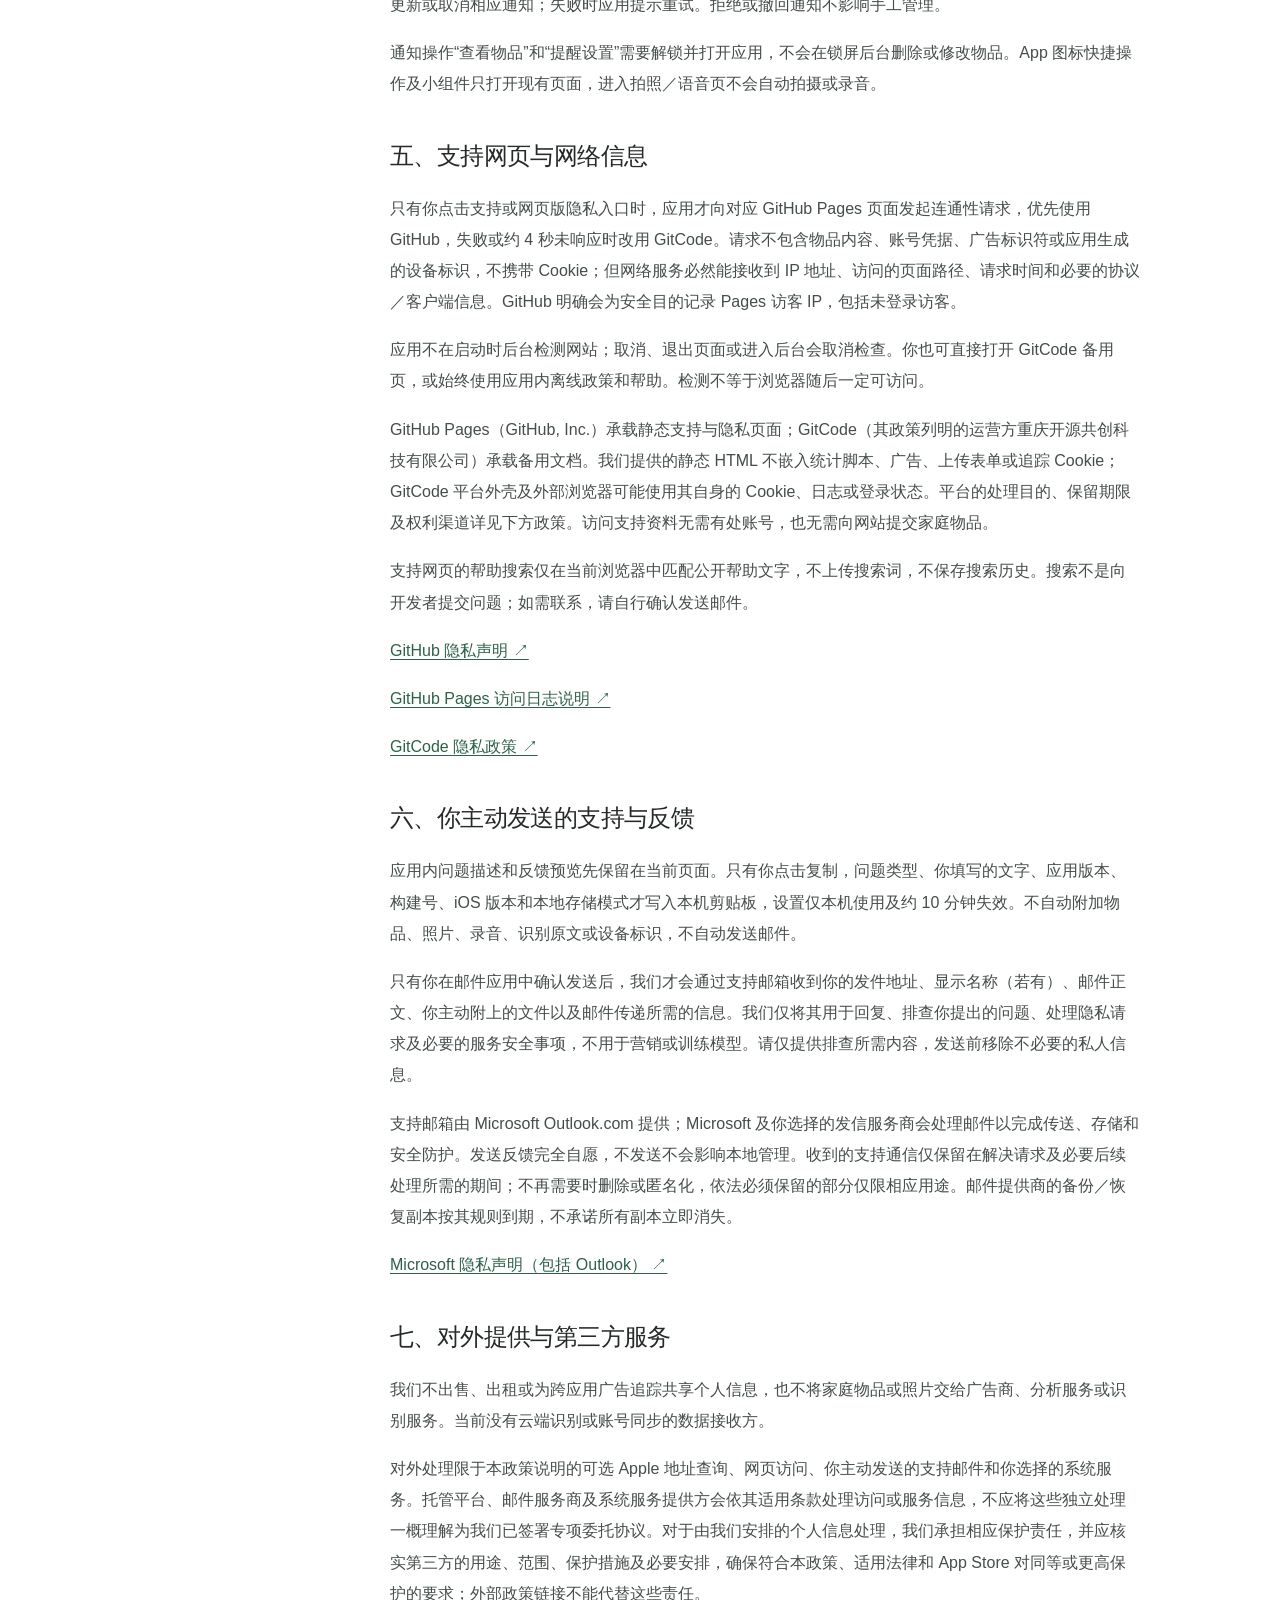
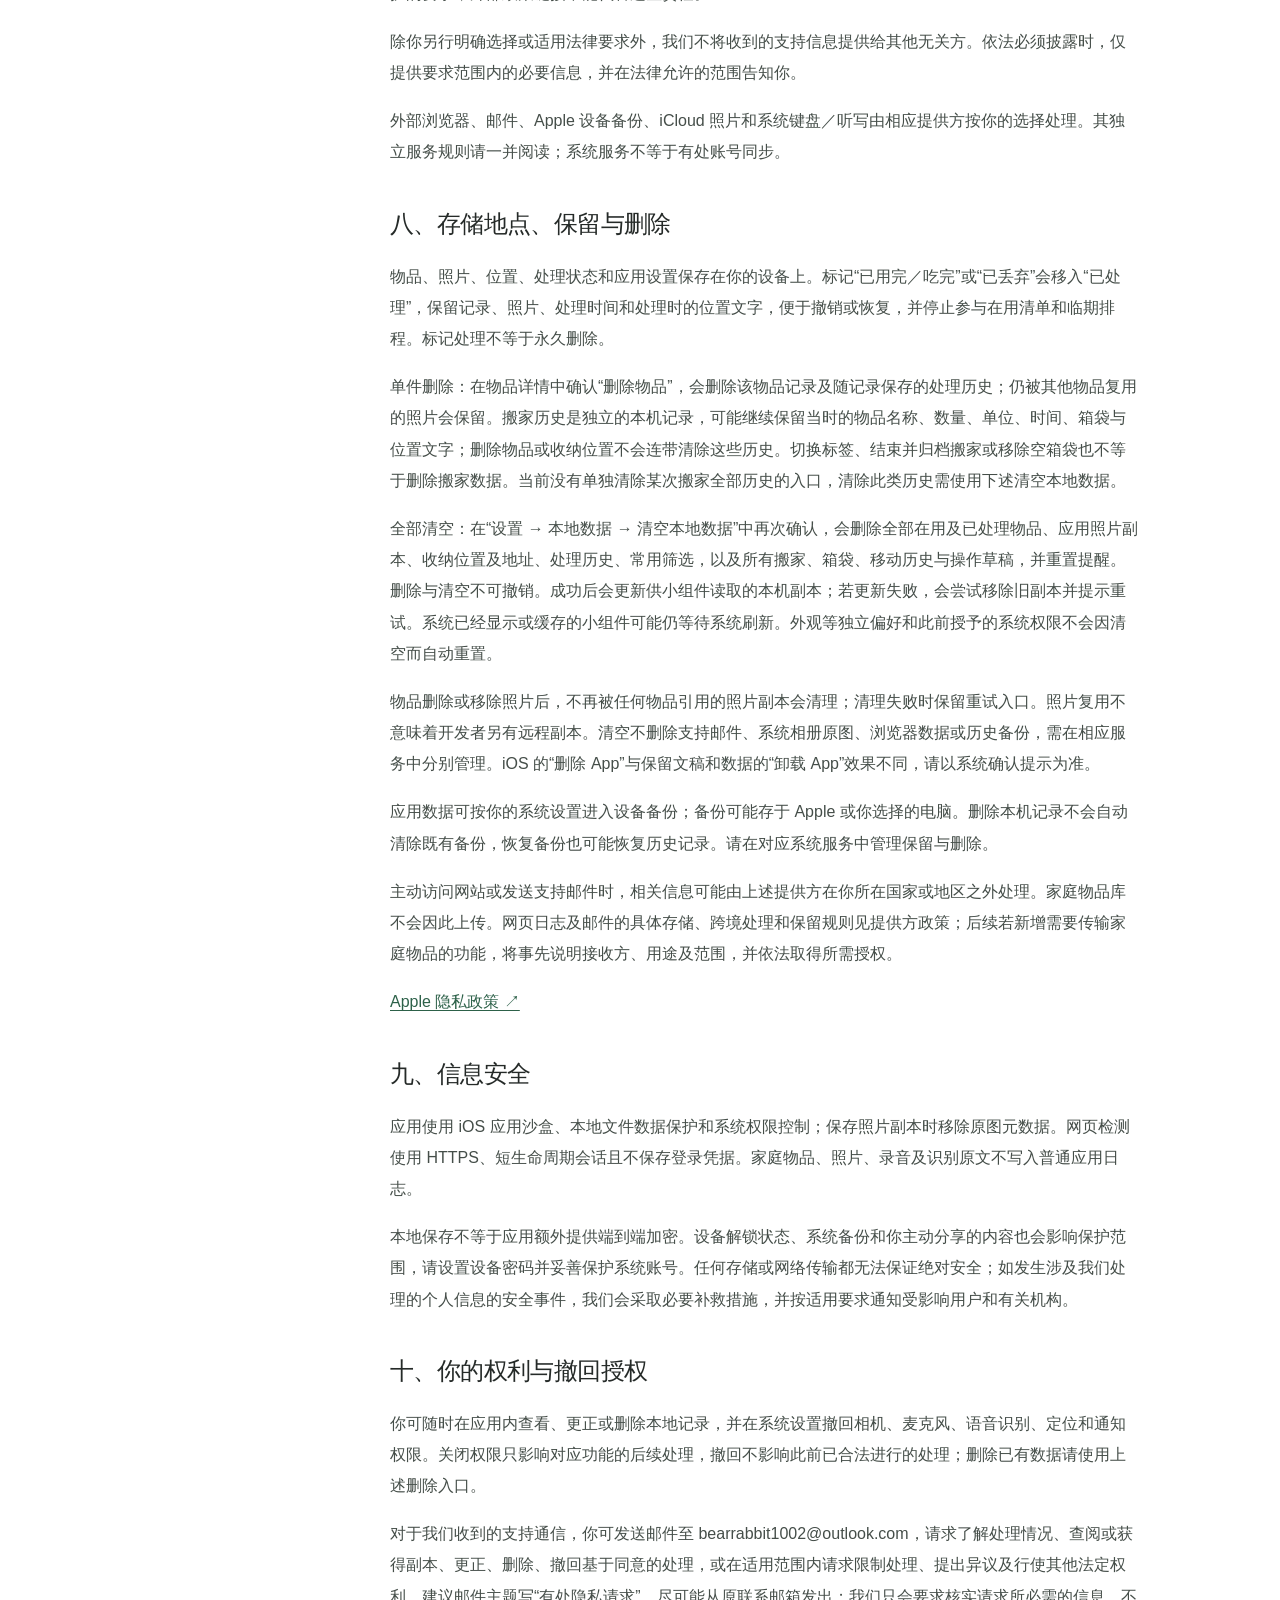
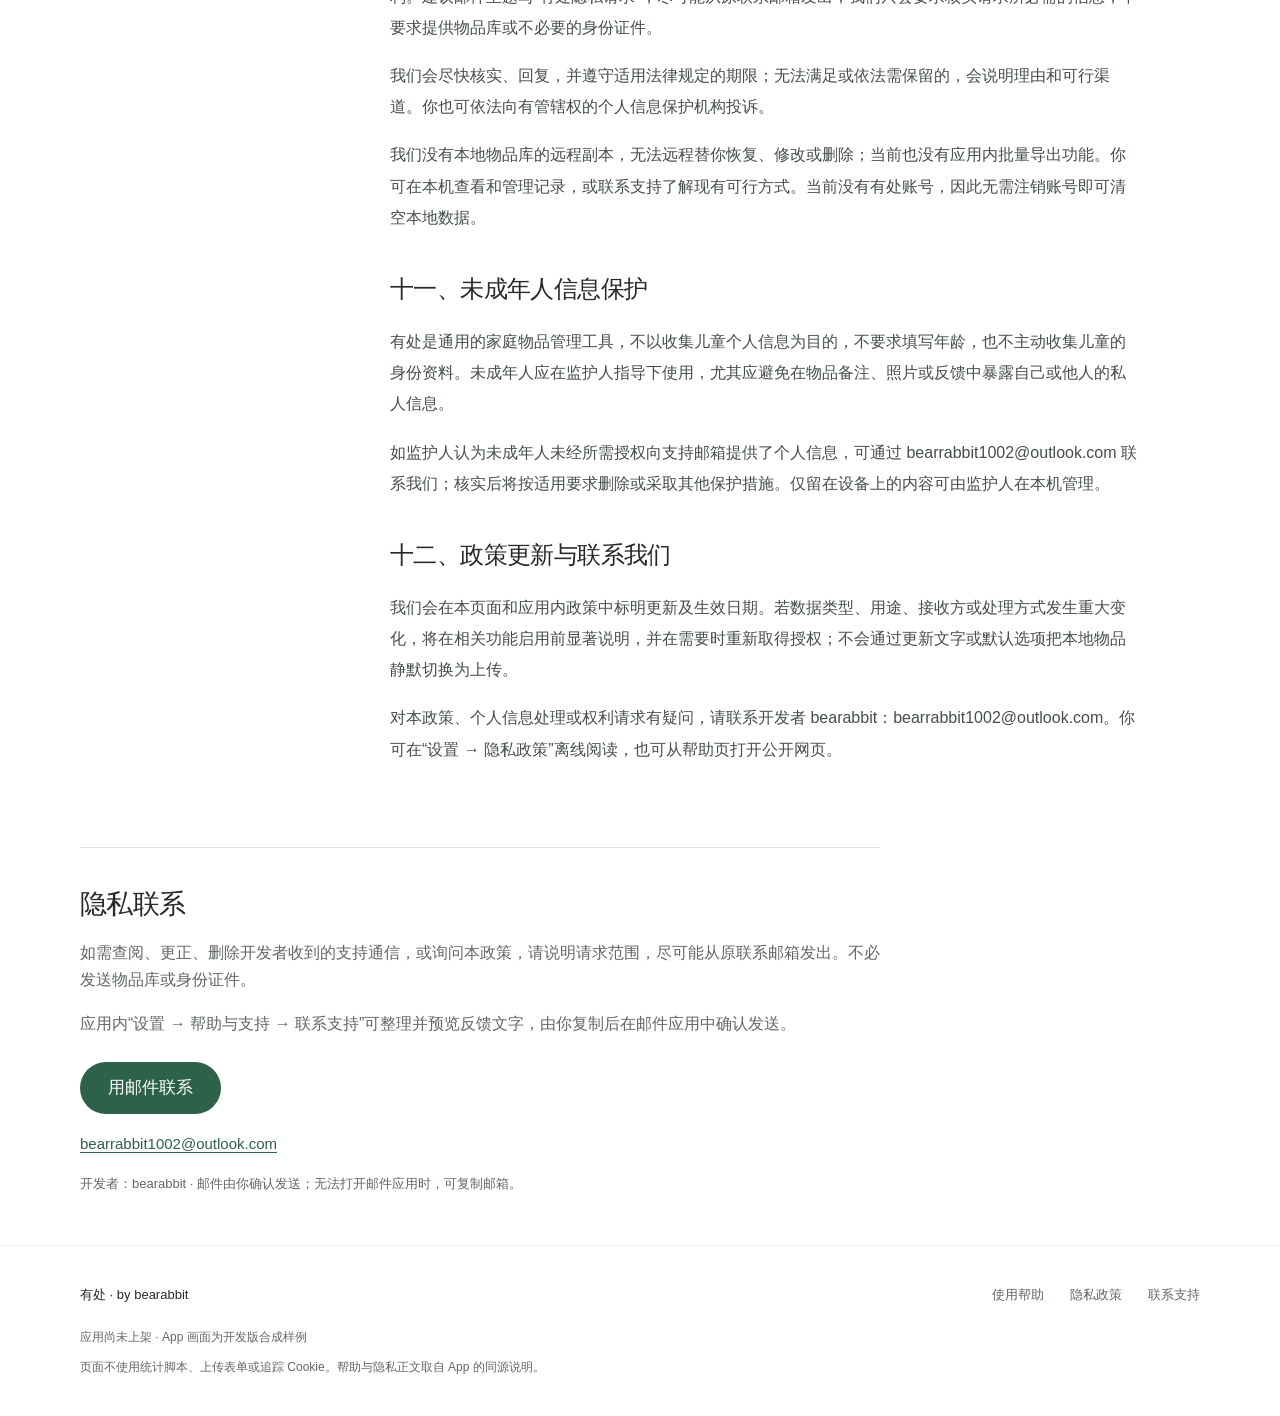
<file: support/privacy.html>
<!doctype html>
<html lang="zh-CN"><head><meta charset="utf-8"><meta name="viewport" content="width=device-width,initial-scale=1"><meta name="color-scheme" content="light"><meta name="referrer" content="no-referrer"><meta name="description" content="有处，记住物品放哪儿，提前看见快到期。了解产品、查找帮助与阅读隐私政策。"><title>隐私政策 · 有处</title><link rel="icon" type="image/svg+xml" href="../assets/youchu-symbol.svg"><link rel="stylesheet" href="../styles.css?v=f6971fecb033"><noscript><style>.story-dots,.story-arrow,.swipe-hint{display:none}.story-viewport{display:block;overflow:visible}.story-slide{min-height:0;border-bottom:1px solid #dedfe2}.zoom-shot{pointer-events:none}</style></noscript><link rel="canonical" href="https://nico-jaa.github.io/youchu-support/support/privacy.html"></head>
<body id="top"><a class="skip-link" href="#main">跳到正文</a>
<header class="site-header"><div class="header-inner wrap"><a class="brand" href="../index.html" aria-label="有处介绍首页"><img src="../assets/youchu-symbol.svg" alt="" width="34" height="34"><span>有处</span></a><nav aria-label="主导航"><a href="../index.html">了解有处</a><a href="index.html">使用帮助</a><a href="privacy.html" aria-current="page">隐私</a><a class="language" href="../en/support/privacy.html" lang="en" aria-label="Read this page in English">EN</a></nav></div></header>
<main id="main" tabindex="-1"><div class="wrap"><section class="policy-heading"><p class="eyebrow">有处 / 隐私与数据</p><h1>有处隐私政策</h1><p class="intro">适用于当前本地存储版本</p><p class="meta">更新及生效日期：2026-10-20 · 开发者：bearabbit</p><p><a href="index.html#help-privacy-request">查看数据管理帮助 ↗</a></p></section><div class="policy-layout"><aside><details class="policy-toc" open><summary>本页目录</summary><nav aria-label="隐私政策目录"><a href="#overview-title">隐私概览</a><a href="#permission-summary">权限与使用场景速查</a><a href="#scope">一、适用范围与个人信息处理者</a><a href="#local">二、在设备上处理的信息与用途</a><a href="#photos">三、照片、语音、地址与权限选择</a><a href="#notifications">四、临期通知</a><a href="#network">五、支持网页与网络信息</a><a href="#feedback">六、你主动发送的支持与反馈</a><a href="#sharing">七、对外提供与第三方服务</a><a href="#retention">八、存储地点、保留与删除</a><a href="#security">九、信息安全</a><a href="#rights">十、你的权利与撤回授权</a><a href="#children">十一、未成年人信息保护</a><a href="#updates">十二、政策更新与联系我们</a></nav></details></aside><article><section class="overview" aria-labelledby="overview-title"><h2 id="overview-title">先了解这几件事</h2><ul><li>物品、位置、照片和到期日保存在本机；当前无需账号，没有有处云端同步，开发者无法远程读取物品库。</li><li>照片与中文语音识别在设备上完成，不上传照片或录音，不自动切换到网络识别；结果经你核对并保存后才进入物品库。</li><li>相机、麦克风、语音识别、定位与通知按使用场景请求授权。拒绝或撤回后，仍可手工管理已有与新建物品。</li><li>可选地址查询只在你主动继续后单次定位，并将坐标交给 Apple 地理编码服务；不保存坐标、不后台跟踪，核对并保存的地址文字只留在本机。</li><li>主动打开支持网页会产生网站访问数据；主动发送反馈后，开发者与邮件服务商会处理邮件。应用不自动发送反馈或家庭物品。</li><li>标记用完或丢弃会保留记录；单件删除不连带清除独立搬家历史，仍在复用的照片也会保留。全部清空、相册原图、系统备份和已发邮件需分别管理。</li></ul><p class="meta">此为阅读概览，具体范围和处理方式请阅读下方完整政策。</p></section><section class="policy-section" id="permission-summary"><h2>权限与使用场景速查</h2><section class="permission"><h3>相机</h3><dl><div><dt>何时使用</dt><dd>主动使用拍照功能时。</dd></div><div><dt>用途</dt><dd>拍摄物品或包装，生成可编辑草稿。</dd></div><div><dt>不授权或取消</dt><dd>拒绝后可手工录入或选择相册照片。</dd></div><div><dt>如何管理</dt><dd>在 iOS 设置中找到有处，或到“隐私与安全性 → 相机”关闭。</dd></div></dl></section><section class="permission"><h3>系统照片选择器</h3><dl><div><dt>何时使用</dt><dd>主动选择相册照片时，不请求完整相册读取权限。</dd></div><div><dt>用途</dt><dd>只接收你选中的图片，用于草稿与本机识别；iCloud 原图可能由系统联网下载。</dd></div><div><dt>不授权或取消</dt><dd>取消选择后可手工录入；应用不能浏览未选中的照片。</dd></div><div><dt>如何管理</dt><dd>可取消本次选择。删除有处内的照片副本不会删除系统相册原图。</dd></div></dl></section><section class="permission"><h3>麦克风</h3><dl><div><dt>何时使用</dt><dd>在语音页点击“开始说话”时。</dd></div><div><dt>用途</dt><dd>通过内存音频流进行本机转写，不保存录音文件。</dd></div><div><dt>不授权或取消</dt><dd>拒绝后不能录音，仍可手工录入或使用照片。</dd></div><div><dt>如何管理</dt><dd>在 iOS 设置中找到有处，或到“隐私与安全性 → 麦克风”关闭。</dd></div></dl></section><section class="permission"><h3>语音识别</h3><dl><div><dt>何时使用</dt><dd>在语音页点击“开始说话”时，同时检查简体中文端侧识别能力。</dd></div><div><dt>用途</dt><dd>使用 Apple Speech 将本次语音转为可编辑文字；不支持端侧识别时停止。</dd></div><div><dt>不授权或取消</dt><dd>拒绝、模型不可用或设备不支持时可手工录入，不改用云端识别。</dd></div><div><dt>如何管理</dt><dd>可停止录音或退出页面，也可在“隐私与安全性 → 语音识别”撤回授权。</dd></div></dl></section><section class="permission"><h3>通知</h3><dl><div><dt>何时使用</dt><dd>主动开启临期提醒时。</dd></div><div><dt>用途</dt><dd>由 iOS 安排本地提醒；可见通知只显示数量，不显示物品名称或位置。</dd></div><div><dt>不授权或取消</dt><dd>拒绝后仍可在应用内查看到期状态和管理物品。</dd></div><div><dt>如何管理</dt><dd>可在有处“设置 → 临期提醒”关闭，或在 iOS 通知设置中关闭有处通知。</dd></div></dl></section><section class="permission"><h3>使用期间定位（可选）</h3><dl><div><dt>何时使用</dt><dd>位置编辑中主动点“使用当前位置”，阅读提示并选择继续后。</dd></div><div><dt>用途</dt><dd>单次获取位置并交给 Apple 地理编码服务生成待核对地址；不后台定位、不保存坐标。</dd></div><div><dt>不授权或取消</dt><dd>拒绝、取消、断网或地址不准时可手动填写或留空，不影响室内位置与物品管理。</dd></div><div><dt>如何管理</dt><dd>在“设置 → 隐私与安全性 → 定位服务 → 有处”撤回授权；已有地址可在位置编辑中清除。</dd></div></dl></section></section><section id="scope" class="policy-section"><h2>一、适用范围与个人信息处理者</h2><p>本隐私政策由有处开发者 bearabbit（以下简称“我们”）制定，说明有处 iPhone 应用当前本地存储版本及其支持网页如何处理信息。更新及生效日期：2026 年 10 月 20 日。隐私联系邮箱：bearrabbit1002@outlook.com。</p><p>有处用于管理家庭物品、存放位置和到期日，提供手工、拍照和中文语音三种录入方式。照片与语音识别仅在设备上进行，候选需由你核对。当前无需注册账号，不提供账号云端存储或多设备同步。</p><p>本政策说明数据处理方式，不替代相机、麦克风、语音识别、定位和通知等功能的单独授权。你可以离线使用手工管理，不必授权采集或通知，也不必访问支持网站或发送反馈。</p></section><section id="local" class="policy-section"><h2>二、在设备上处理的信息与用途</h2><p>物品与位置：你填写的名称、别名、数量和单位、房间／柜子／抽屉等位置、可选地理地址、包装到期日、开封日期及经核对的开封后期限、备注、选定照片，连同处理历史、明确关联的库存标识、创建／修改时间和本地记录标识，用于保存、检索、展示和管理库存、位置及到期状态。名称为保存必填项；其他说明字段可选，数量默认为 1 件。只有明确保存才写入正式物品库。</p><p>设置与提醒：应用在本机保存外观、搬家展示与操作手位、介绍阅读状态等界面偏好，以及常用筛选条件、提醒总开关、单件规则、提前天数、时间、一次稍后提醒，以及安排和更新本地通知所需的记录。查询、排序和动态筛选在本机进行；未接入搜索行为统计。通知默认仅显示待查看条目数量，不展示物品名称、位置或备注。</p><p>系统小组件：应用在设备上的专用共享容器保存当前在用物品的最小只读快照，包含本地标识、必要名称、位置关系与年月日，供有处小组件展示和跳转；不共享地理地址、定位坐标、照片、备注、录音或识别原文。到期看板默认仅显示数量，你可主动开启物品明细；常用位置由你选择。名称使用系统隐私遮罩，锁屏以数量为主。系统决定小组件的实际刷新时机。</p><p>物品、照片及保存的地址文字在本机管理；主动地址查询的处理见下节，不发送到开发者服务器，不用于广告、画像、模型训练或数据交易。我们不会远程读取你的本地物品库。应用未接入广告、第三方行为分析、追踪或自动上传崩溃信息的 SDK，也不读取广告标识符、通讯录。</p><p>搬家模式：本机保存搬家名称、箱袋编号、用途／备注、优先装箱条件、箱袋当前位置、物品归属、装箱前的位置文字、移动历史和撤销所需的记录。为方便中断后继续，箱袋浏览关键词、筛选、待选物品、数量、当前箱袋与归位目标等操作草稿也会自动保存在本机；草稿本身不表示物品已经装箱或归位，实际移动仍需确认。箱袋位置使用已有收纳位置，不会因此申请定位。小组件可显示箱袋编号和当前收纳路径，不包含地理地址、装箱前来源或移动历史。进入搬家模式不会自动打开相机或麦克风。</p></section><section id="photos" class="policy-section"><h2>三、照片、语音、地址与权限选择</h2><p>相机：仅在你主动拍照时请求相机权限，用于生成可编辑的物品草稿。拍照不申请麦克风或地理位置权限。拒绝后仍可手工录入或选择相册照片。</p><p>相册：使用系统照片选择器，仅接收你选中的照片，不扫描整个相册或为此请求完整相册读取权限。若原图仅在 iCloud 照片中，系统可能联网下载，按你的系统设置及 Apple 规则处理。</p><p>照片在本机缩放、生成缩略图并重新编码；保存副本不复制原图的 GPS／EXIF 元数据。未保存的草稿不写入正式物品库，页面结束后可能丢失；系统相机／照片选择器产生的临时文件由 iOS 管理。删除有处中的副本不会删除系统相册原图。这里指拍照／物品表单草稿；搬家待选与归位操作草稿会在本机自动保存，范围见第二节。</p><p>照片识别：选择或拍摄照片后，应用使用 Apple Vision 在设备上读取包装文字，并提供有限的外观类别和日期候选。识别原文只保留在当前页面内存，不上传、不用于训练。唯一的名称建议可填入空白草稿，已有输入不会被覆盖；日期由你核对后选择，不能根据外观确认保质期。草稿仍可编辑，只有明确保存后才进入正式物品库。</p><p>语音：仅在你点击“开始说话”后申请所选 Apple Speech API 的语音识别与麦克风权限，并检查简体中文端侧能力。音频通过内存流用于本机转写，不保存录音文件、不发送到开发者或识别服务器；设备或资源不支持时停止，不会自动切换为网络识别。转写文字可编辑，只有你确认的名称、位置、日期等字段会随保存进入本地物品库，不自动保存整段转写原文。</p><p>录音每次最多 45 秒，停止后最多等待 5 秒完成转写。退出、进入后台或音频中断时停止采集，不自动恢复；已有文字可在页面仍存在时继续核对。取消、退出或结束应用可能丢失未保存的草稿。</p><p>地理地址为可选功能：只有在位置编辑页点击“使用当前位置”，并在用途提示中选择继续后，才请求使用 App 期间的定位权限，单次获取设备位置并通过 Apple 地理编码服务查询地址，可能需要网络。查询会将本次坐标发送至 Apple 地理编码服务，不发送物品、照片、收纳位置名称或备注给该服务或开发者。地址结果需你核对并点击填入，保存位置后才作为地址文字保存在本机。应用不保存定位坐标，不后台定位，不自动识别房间、柜子或抽屉，也不向小组件共享地址。大致位置可能只得到附近地址，请手动核对补全；拒绝、取消、断网或查询失败时可手工填写，也可留空。</p><p>你可在 iOS“设置 → 有处”或“设置 → 隐私与安全性”中撤回相机、麦克风、语音识别和定位权限。撤回会阻止对应采集，不影响手工管理，也不会自动删除已保存的照片或物品；已有照片可在物品编辑中移除，已有地址可在位置编辑中清除。</p><p><a href="https://www.apple.com/legal/privacy/data/en/location-services/">Apple 定位服务与隐私 ↗</a></p></section><section id="notifications" class="policy-section"><h2>四、临期通知</h2><p>通知权限仅在你主动开启临期提醒时申请。应用将提醒时间、关联本地记录所需的标识和通用提示交给 iOS 本地通知服务，用于安排、更新及打开对应到期列表；不接入远程推送服务器。</p><p>可见通知只显示待查看数量，不含物品名称、收纳位置、照片或备注。你可在应用“设置 → 临期提醒”关闭提醒，也可在 iOS 通知设置撤回授权。关闭提醒、编辑到期日、标记用完／丢弃、删除物品或清空数据会更新或取消相应通知；失败时应用提示重试。拒绝或撤回通知不影响手工管理。</p><p>通知操作“查看物品”和“提醒设置”需要解锁并打开应用，不会在锁屏后台删除或修改物品。App 图标快捷操作及小组件只打开现有页面，进入拍照／语音页不会自动拍摄或录音。</p></section><section id="network" class="policy-section"><h2>五、支持网页与网络信息</h2><p>只有你点击支持或网页版隐私入口时，应用才向对应 GitHub Pages 页面发起连通性请求，优先使用 GitHub，失败或约 4 秒未响应时改用 GitCode。请求不包含物品内容、账号凭据、广告标识符或应用生成的设备标识，不携带 Cookie；但网络服务必然能接收到 IP 地址、访问的页面路径、请求时间和必要的协议／客户端信息。GitHub 明确会为安全目的记录 Pages 访客 IP，包括未登录访客。</p><p>应用不在启动时后台检测网站；取消、退出页面或进入后台会取消检查。你也可直接打开 GitCode 备用页，或始终使用应用内离线政策和帮助。检测不等于浏览器随后一定可访问。</p><p>GitHub Pages（GitHub, Inc.）承载静态支持与隐私页面；GitCode（其政策列明的运营方重庆开源共创科技有限公司）承载备用文档。我们提供的静态 HTML 不嵌入统计脚本、广告、上传表单或追踪 Cookie；GitCode 平台外壳及外部浏览器可能使用其自身的 Cookie、日志或登录状态。平台的处理目的、保留期限及权利渠道详见下方政策。访问支持资料无需有处账号，也无需向网站提交家庭物品。</p><p>支持网页的帮助搜索仅在当前浏览器中匹配公开帮助文字，不上传搜索词，不保存搜索历史。搜索不是向开发者提交问题；如需联系，请自行确认发送邮件。</p><p><a href="https://docs.github.com/en/site-policy/privacy-policies/github-general-privacy-statement">GitHub 隐私声明 ↗</a></p><p><a href="https://docs.github.com/en/pages/getting-started-with-github-pages/what-is-github-pages#data-collection">GitHub Pages 访问日志说明 ↗</a></p><p><a href="https://docs.gitcode.com/docs/help/home/protocol/privacy-policy/">GitCode 隐私政策 ↗</a></p></section><section id="feedback" class="policy-section"><h2>六、你主动发送的支持与反馈</h2><p>应用内问题描述和反馈预览先保留在当前页面。只有你点击复制，问题类型、你填写的文字、应用版本、构建号、iOS 版本和本地存储模式才写入本机剪贴板，设置仅本机使用及约 10 分钟失效。不自动附加物品、照片、录音、识别原文或设备标识，不自动发送邮件。</p><p>只有你在邮件应用中确认发送后，我们才会通过支持邮箱收到你的发件地址、显示名称（若有）、邮件正文、你主动附上的文件以及邮件传递所需的信息。我们仅将其用于回复、排查你提出的问题、处理隐私请求及必要的服务安全事项，不用于营销或训练模型。请仅提供排查所需内容，发送前移除不必要的私人信息。</p><p>支持邮箱由 Microsoft Outlook.com 提供；Microsoft 及你选择的发信服务商会处理邮件以完成传送、存储和安全防护。发送反馈完全自愿，不发送不会影响本地管理。收到的支持通信仅保留在解决请求及必要后续处理所需的期间；不再需要时删除或匿名化，依法必须保留的部分仅限相应用途。邮件提供商的备份／恢复副本按其规则到期，不承诺所有副本立即消失。</p><p><a href="https://www.microsoft.com/zh-cn/privacy/privacystatement">Microsoft 隐私声明（包括 Outlook） ↗</a></p></section><section id="sharing" class="policy-section"><h2>七、对外提供与第三方服务</h2><p>我们不出售、出租或为跨应用广告追踪共享个人信息，也不将家庭物品或照片交给广告商、分析服务或识别服务。当前没有云端识别或账号同步的数据接收方。</p><p>对外处理限于本政策说明的可选 Apple 地址查询、网页访问、你主动发送的支持邮件和你选择的系统服务。托管平台、邮件服务商及系统服务提供方会依其适用条款处理访问或服务信息，不应将这些独立处理一概理解为我们已签署专项委托协议。对于由我们安排的个人信息处理，我们承担相应保护责任，并应核实第三方的用途、范围、保护措施及必要安排，确保符合本政策、适用法律和 App Store 对同等或更高保护的要求；外部政策链接不能代替这些责任。</p><p>除你另行明确选择或适用法律要求外，我们不将收到的支持信息提供给其他无关方。依法必须披露时，仅提供要求范围内的必要信息，并在法律允许的范围告知你。</p><p>外部浏览器、邮件、Apple 设备备份、iCloud 照片和系统键盘／听写由相应提供方按你的选择处理。其独立服务规则请一并阅读；系统服务不等于有处账号同步。</p></section><section id="retention" class="policy-section"><h2>八、存储地点、保留与删除</h2><p>物品、照片、位置、处理状态和应用设置保存在你的设备上。标记“已用完／吃完”或“已丢弃”会移入“已处理”，保留记录、照片、处理时间和处理时的位置文字，便于撤销或恢复，并停止参与在用清单和临期排程。标记处理不等于永久删除。</p><p>单件删除：在物品详情中确认“删除物品”，会删除该物品记录及随记录保存的处理历史；仍被其他物品复用的照片会保留。搬家历史是独立的本机记录，可能继续保留当时的物品名称、数量、单位、时间、箱袋与位置文字；删除物品或收纳位置不会连带清除这些历史。切换标签、结束并归档搬家或移除空箱袋也不等于删除搬家数据。当前没有单独清除某次搬家全部历史的入口，清除此类历史需使用下述清空本地数据。</p><p>全部清空：在“设置 → 本地数据 → 清空本地数据”中再次确认，会删除全部在用及已处理物品、应用照片副本、收纳位置及地址、处理历史、常用筛选，以及所有搬家、箱袋、移动历史与操作草稿，并重置提醒。删除与清空不可撤销。成功后会更新供小组件读取的本机副本；若更新失败，会尝试移除旧副本并提示重试。系统已经显示或缓存的小组件可能仍等待系统刷新。外观等独立偏好和此前授予的系统权限不会因清空而自动重置。</p><p>物品删除或移除照片后，不再被任何物品引用的照片副本会清理；清理失败时保留重试入口。照片复用不意味着开发者另有远程副本。清空不删除支持邮件、系统相册原图、浏览器数据或历史备份，需在相应服务中分别管理。iOS 的“删除 App”与保留文稿和数据的“卸载 App”效果不同，请以系统确认提示为准。</p><p>应用数据可按你的系统设置进入设备备份；备份可能存于 Apple 或你选择的电脑。删除本机记录不会自动清除既有备份，恢复备份也可能恢复历史记录。请在对应系统服务中管理保留与删除。</p><p>主动访问网站或发送支持邮件时，相关信息可能由上述提供方在你所在国家或地区之外处理。家庭物品库不会因此上传。网页日志及邮件的具体存储、跨境处理和保留规则见提供方政策；后续若新增需要传输家庭物品的功能，将事先说明接收方、用途及范围，并依法取得所需授权。</p><p><a href="https://www.apple.com/legal/privacy/szh/">Apple 隐私政策 ↗</a></p></section><section id="security" class="policy-section"><h2>九、信息安全</h2><p>应用使用 iOS 应用沙盒、本地文件数据保护和系统权限控制；保存照片副本时移除原图元数据。网页检测使用 HTTPS、短生命周期会话且不保存登录凭据。家庭物品、照片、录音及识别原文不写入普通应用日志。</p><p>本地保存不等于应用额外提供端到端加密。设备解锁状态、系统备份和你主动分享的内容也会影响保护范围，请设置设备密码并妥善保护系统账号。任何存储或网络传输都无法保证绝对安全；如发生涉及我们处理的个人信息的安全事件，我们会采取必要补救措施，并按适用要求通知受影响用户和有关机构。</p></section><section id="rights" class="policy-section"><h2>十、你的权利与撤回授权</h2><p>你可随时在应用内查看、更正或删除本地记录，并在系统设置撤回相机、麦克风、语音识别、定位和通知权限。关闭权限只影响对应功能的后续处理，撤回不影响此前已合法进行的处理；删除已有数据请使用上述删除入口。</p><p>对于我们收到的支持通信，你可发送邮件至 bearrabbit1002@outlook.com，请求了解处理情况、查阅或获得副本、更正、删除、撤回基于同意的处理，或在适用范围内请求限制处理、提出异议及行使其他法定权利。建议邮件主题写“有处隐私请求”，尽可能从原联系邮箱发出；我们只会要求核实请求所必需的信息，不要求提供物品库或不必要的身份证件。</p><p>我们会尽快核实、回复，并遵守适用法律规定的期限；无法满足或依法需保留的，会说明理由和可行渠道。你也可依法向有管辖权的个人信息保护机构投诉。</p><p>我们没有本地物品库的远程副本，无法远程替你恢复、修改或删除；当前也没有应用内批量导出功能。你可在本机查看和管理记录，或联系支持了解现有可行方式。当前没有有处账号，因此无需注销账号即可清空本地数据。</p></section><section id="children" class="policy-section"><h2>十一、未成年人信息保护</h2><p>有处是通用的家庭物品管理工具，不以收集儿童个人信息为目的，不要求填写年龄，也不主动收集儿童的身份资料。未成年人应在监护人指导下使用，尤其应避免在物品备注、照片或反馈中暴露自己或他人的私人信息。</p><p>如监护人认为未成年人未经所需授权向支持邮箱提供了个人信息，可通过 bearrabbit1002@outlook.com 联系我们；核实后将按适用要求删除或采取其他保护措施。仅留在设备上的内容可由监护人在本机管理。</p></section><section id="updates" class="policy-section"><h2>十二、政策更新与联系我们</h2><p>我们会在本页面和应用内政策中标明更新及生效日期。若数据类型、用途、接收方或处理方式发生重大变化，将在相关功能启用前显著说明，并在需要时重新取得授权；不会通过更新文字或默认选项把本地物品静默切换为上传。</p><p>对本政策、个人信息处理或权利请求有疑问，请联系开发者 bearabbit：bearrabbit1002@outlook.com。你可在“设置 → 隐私政策”离线阅读，也可从帮助页打开公开网页。</p></section></article></div><section class="contact" id="contact"><h2>隐私联系</h2><p>如需查阅、更正、删除开发者收到的支持通信，或询问本政策，请说明请求范围，尽可能从原联系邮箱发出。不必发送物品库或身份证件。</p><p>应用内“设置 → 帮助与支持 → 联系支持”可整理并预览反馈文字，由你复制后在邮件应用中确认发送。</p><a class="button" href="mailto:bearrabbit1002@outlook.com">用邮件联系</a><p class="email"><a href="mailto:bearrabbit1002@outlook.com">bearrabbit1002@outlook.com</a></p><p class="meta">开发者：bearabbit · 邮件由你确认发送；无法打开邮件应用时，可复制邮箱。</p></section></div></main>
<footer class="site-footer"><div class="wrap"><div class="footer-top"><p>有处 · by bearabbit</p><nav aria-label="页脚导航"><a href="index.html">使用帮助</a><a href="privacy.html">隐私政策</a><a href="index.html#contact">联系支持</a></nav></div><p class="preview-note">应用尚未上架 · App 画面为开发版合成样例</p><p class="footer-platform">页面不使用统计脚本、上传表单或追踪 Cookie。帮助与隐私正文取自 App 的同源说明。</p></div></footer><script src="../site.js?v=bffa818cf322"></script><script src="../motion.js?v=6c6e87fdf1d6"></script></body></html>
</file>
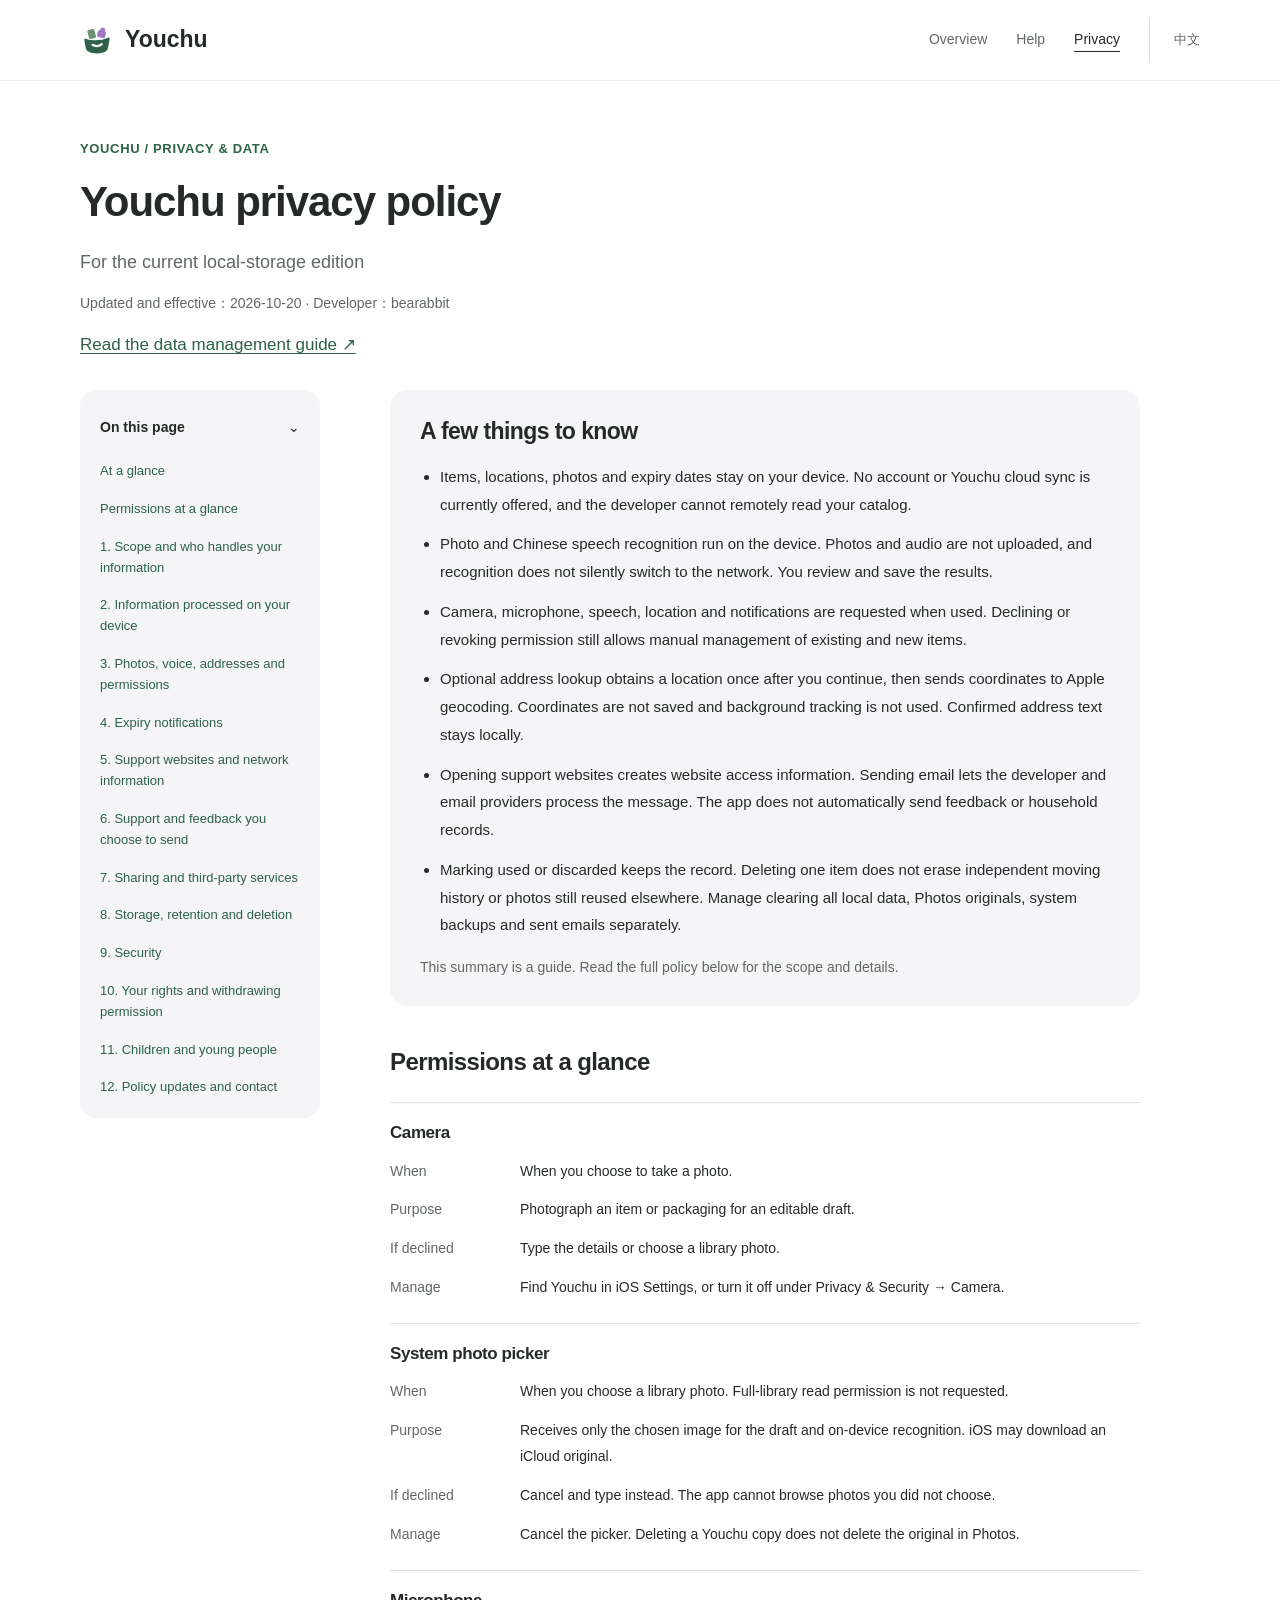
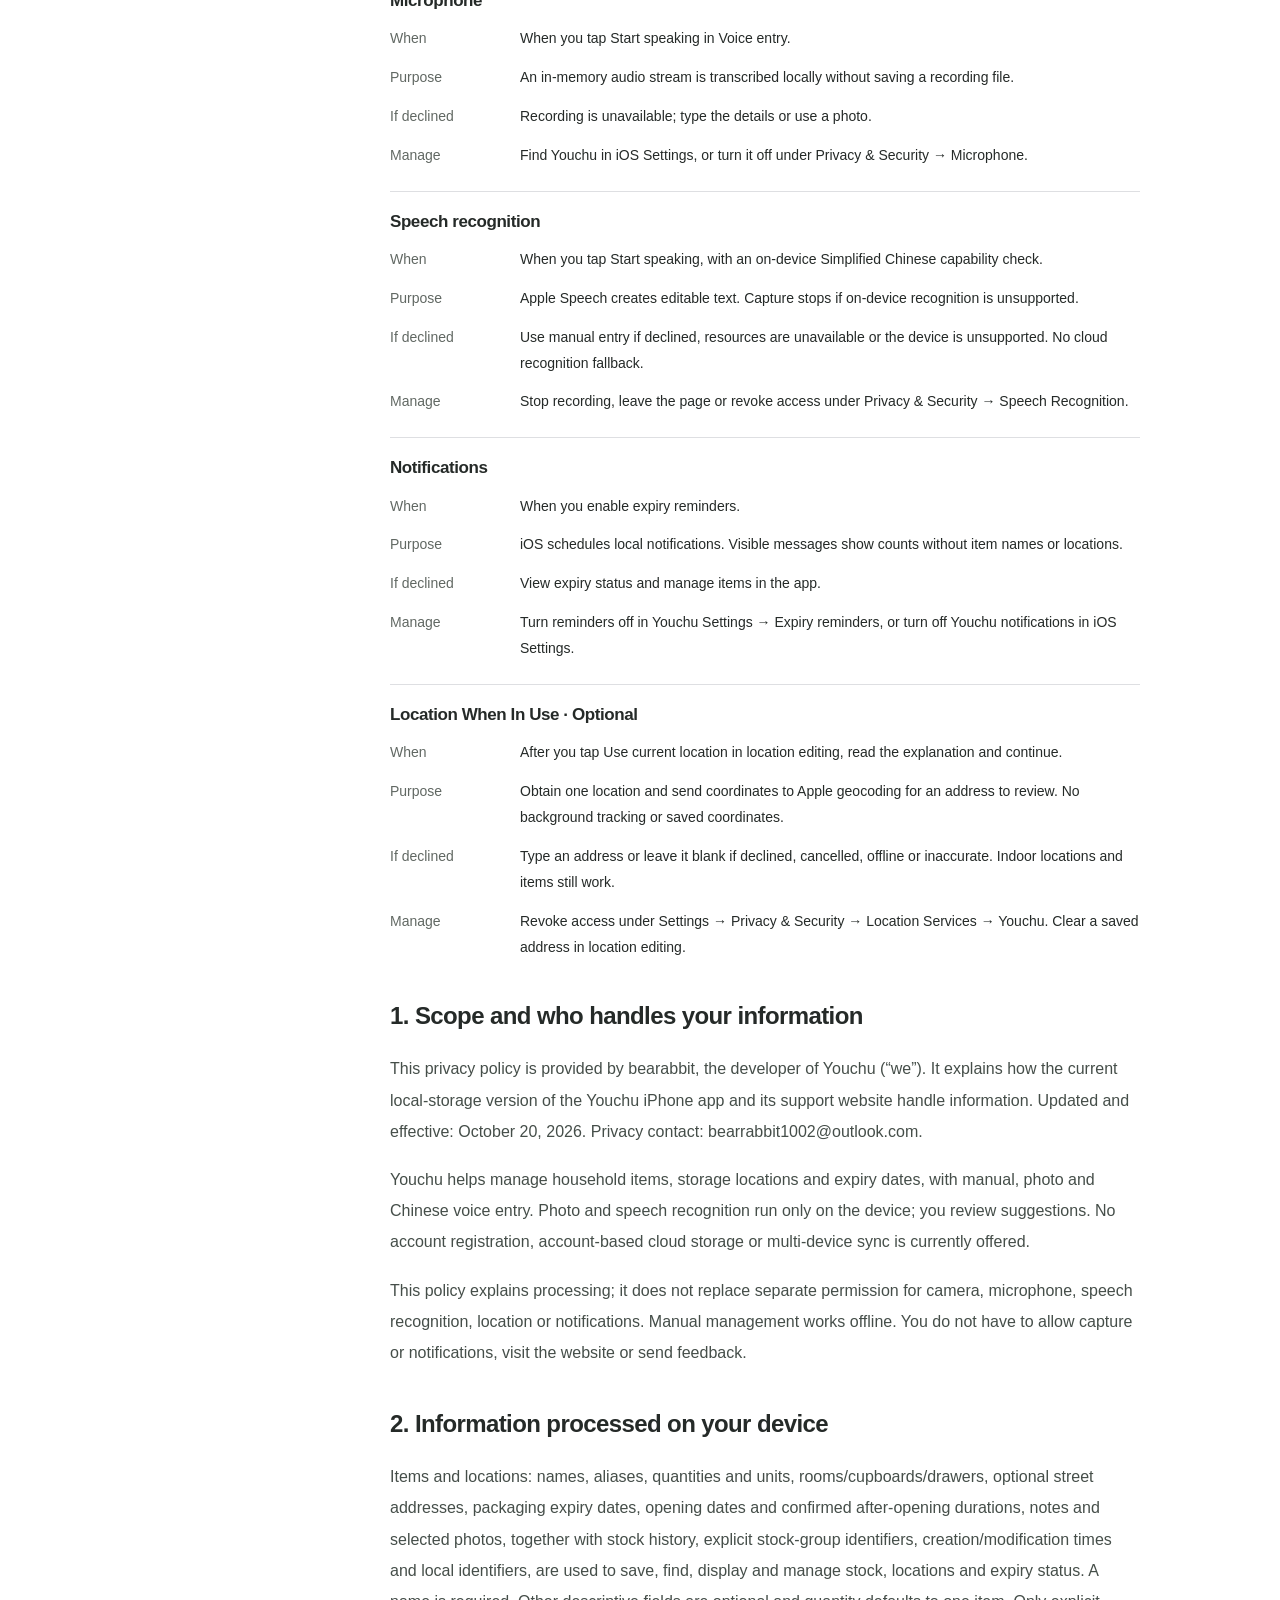
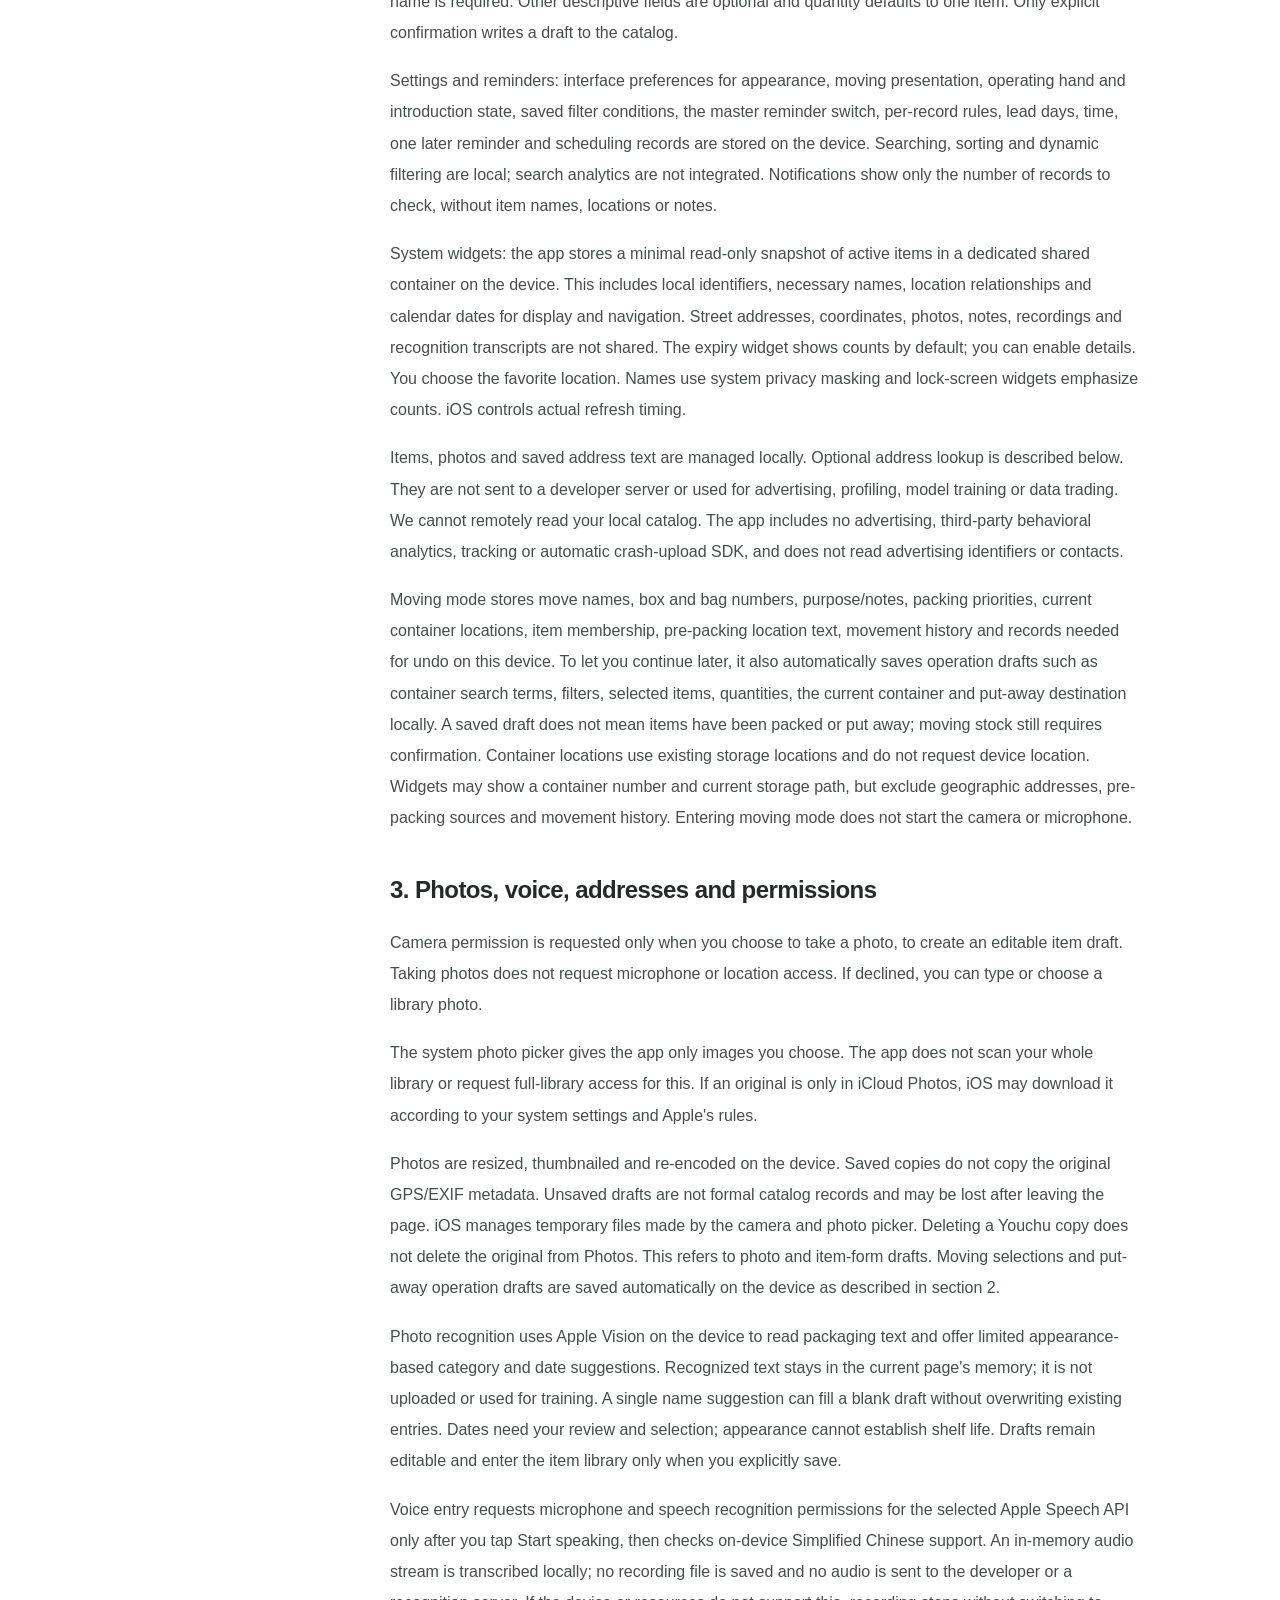
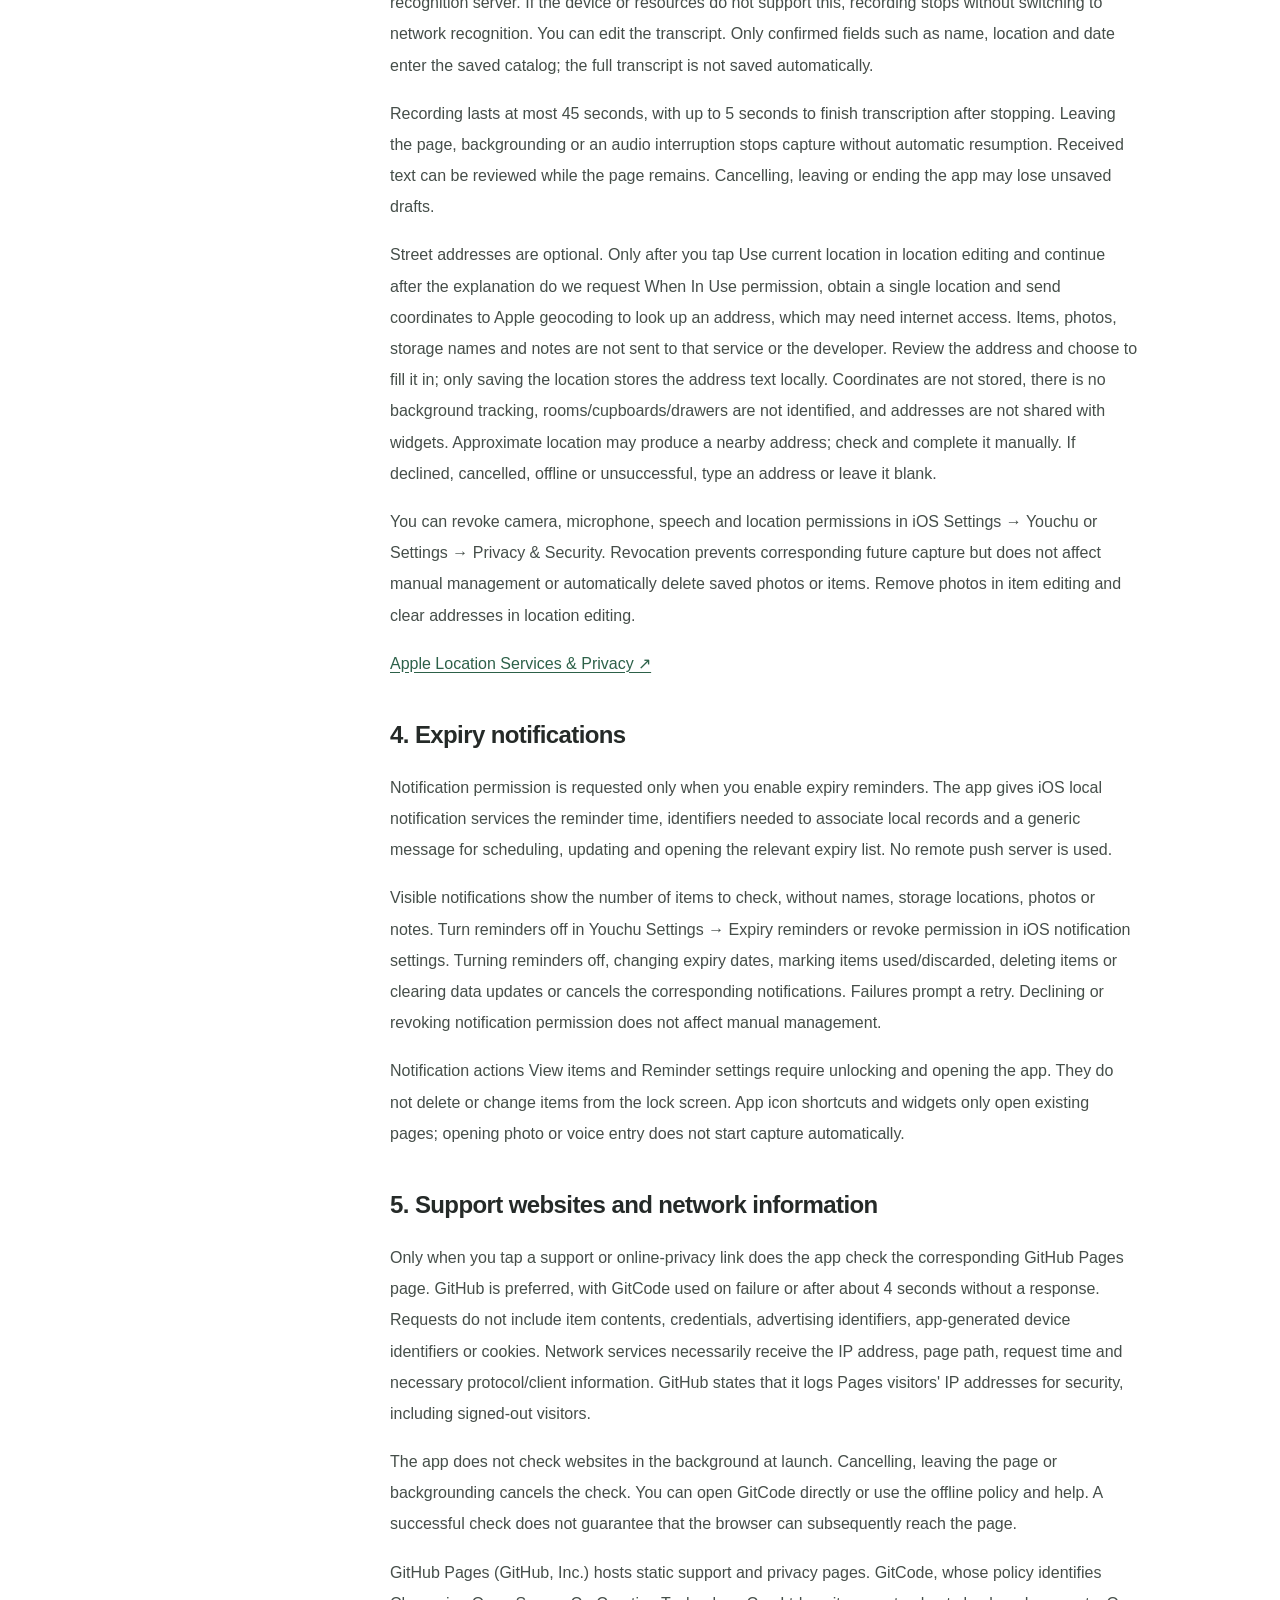
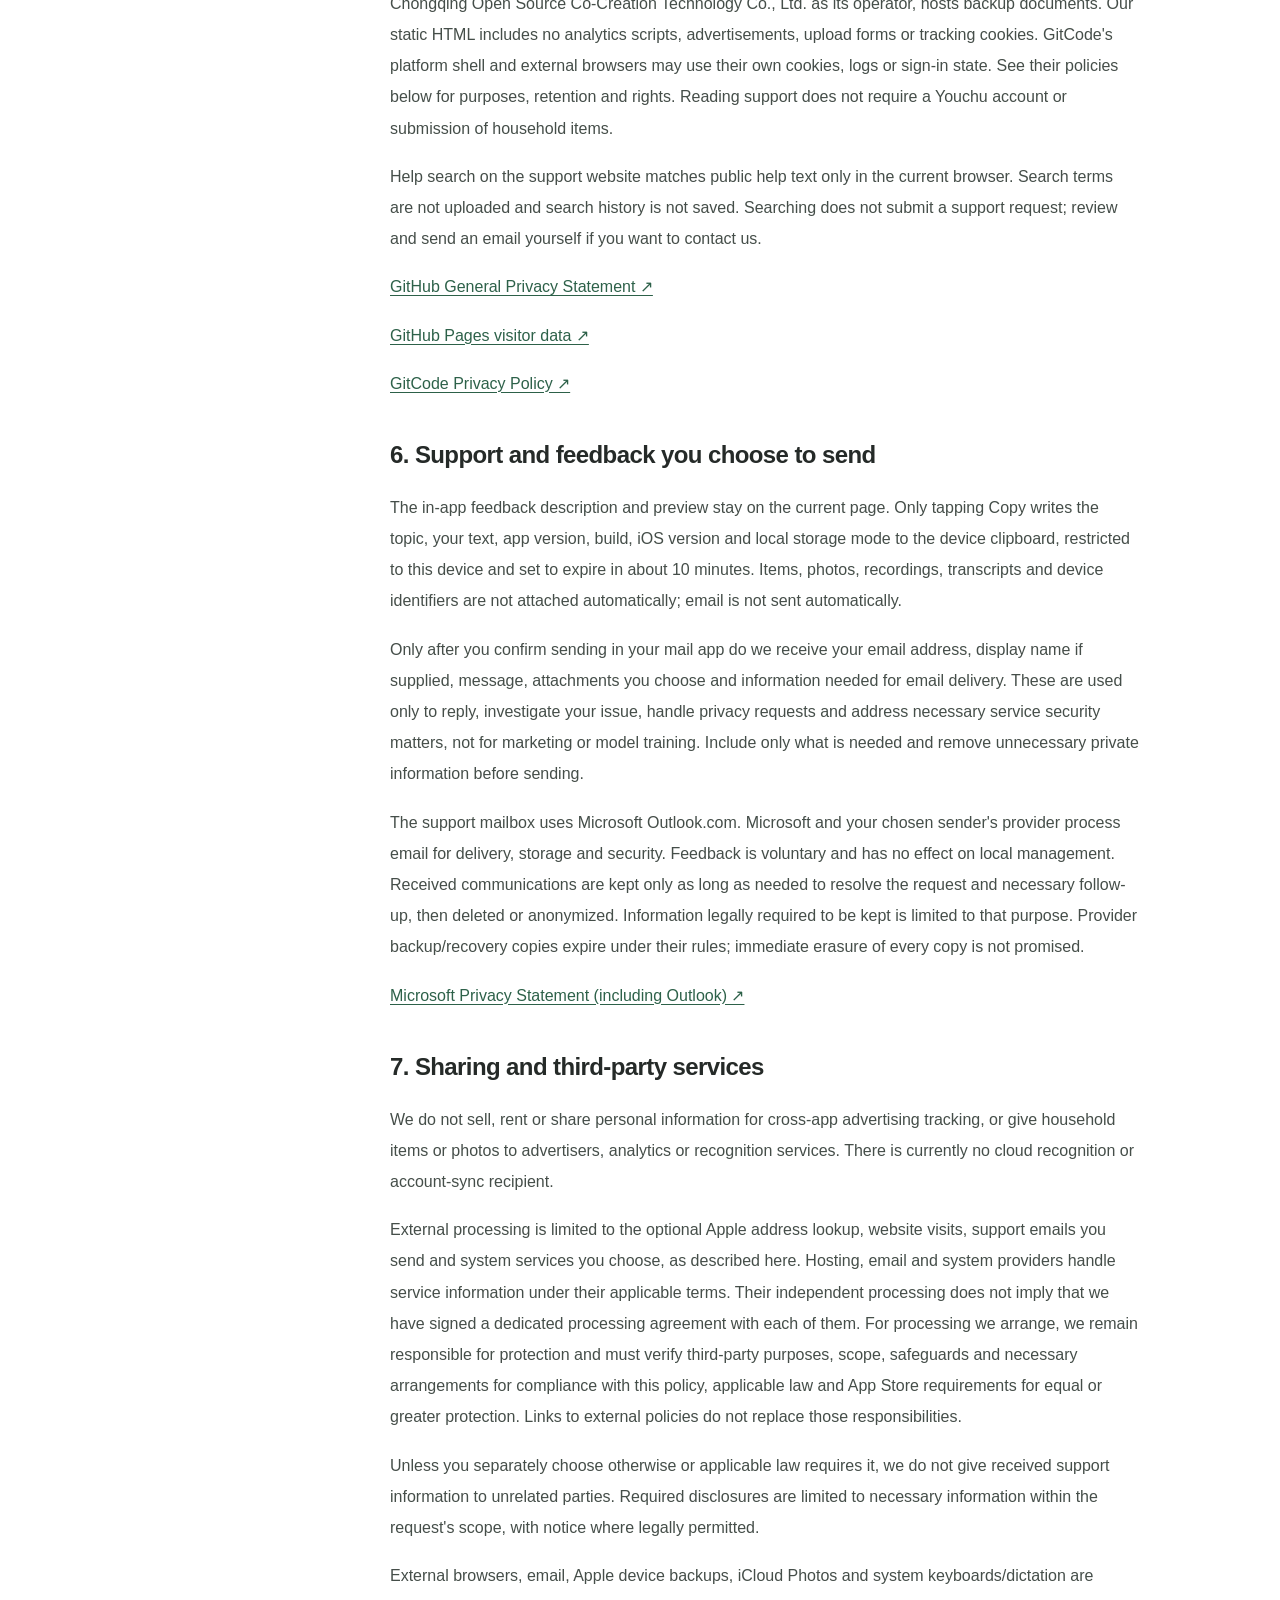
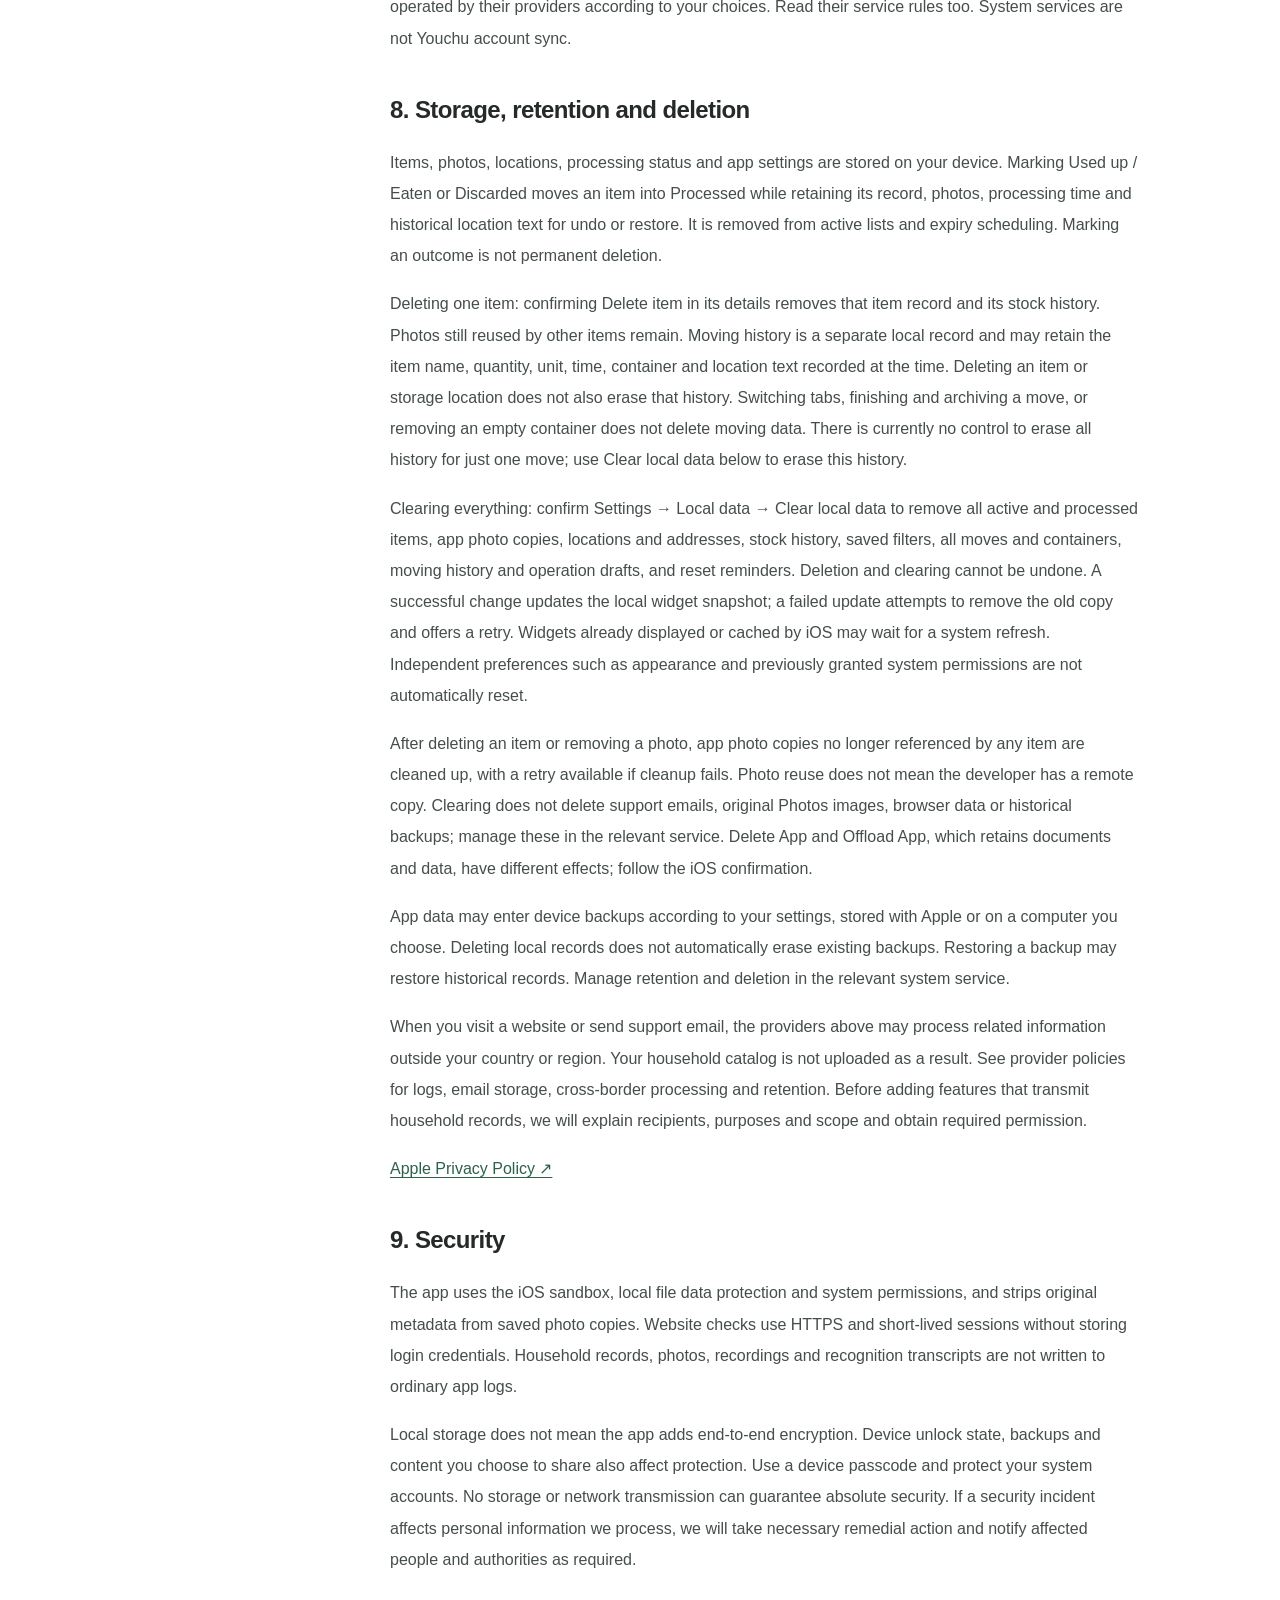
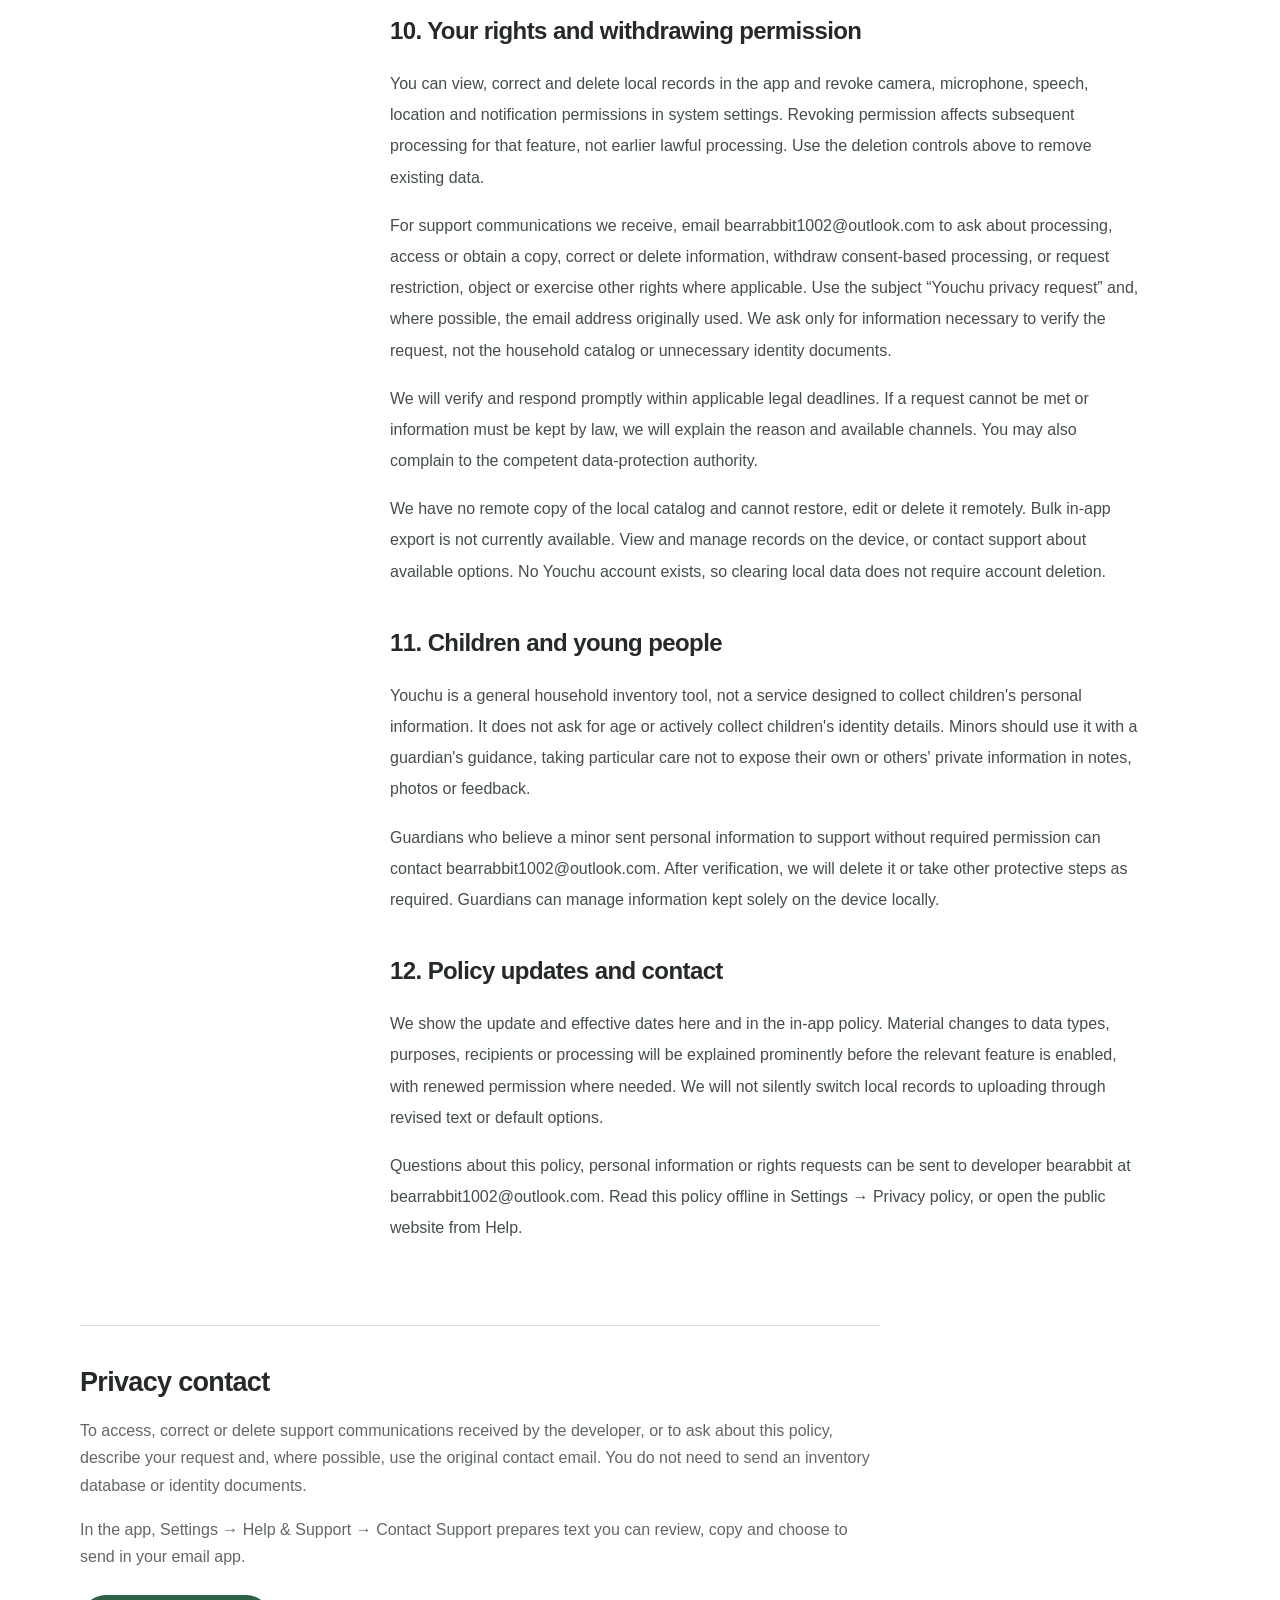
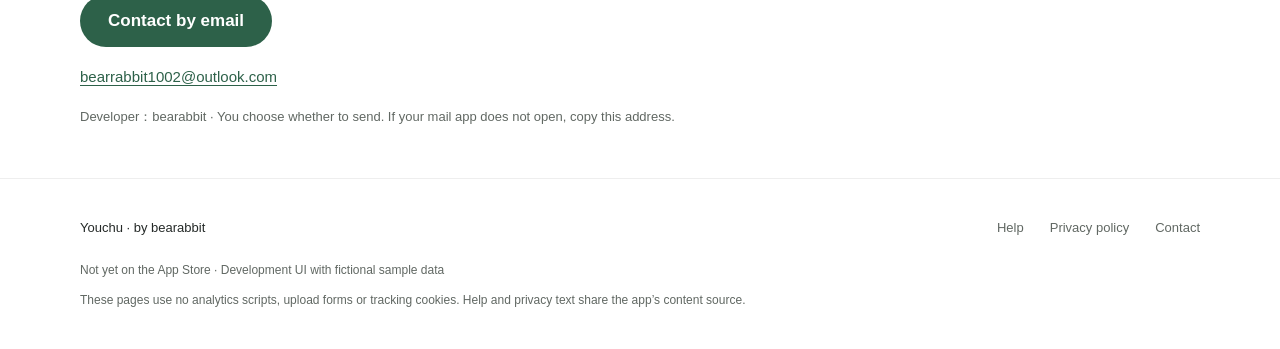
<file: en/support/privacy.html>
<!doctype html>
<html lang="en"><head><meta charset="utf-8"><meta name="viewport" content="width=device-width,initial-scale=1"><meta name="color-scheme" content="light"><meta name="referrer" content="no-referrer"><meta name="description" content="Youchu helps you remember where things are and what is expiring soon. Explore the app, find help and read our privacy policy."><title>Privacy policy · Youchu</title><link rel="icon" type="image/svg+xml" href="../../assets/youchu-symbol.svg"><link rel="stylesheet" href="../../styles.css?v=f6971fecb033"><noscript><style>.story-dots,.story-arrow,.swipe-hint{display:none}.story-viewport{display:block;overflow:visible}.story-slide{min-height:0;border-bottom:1px solid #dedfe2}.zoom-shot{pointer-events:none}</style></noscript><link rel="canonical" href="https://nico-jaa.github.io/youchu-support/en/support/privacy.html"></head>
<body id="top"><a class="skip-link" href="#main">Skip to content</a>
<header class="site-header"><div class="header-inner wrap"><a class="brand" href="../index.html" aria-label="Youchu home"><img src="../../assets/youchu-symbol.svg" alt="" width="34" height="34"><span>Youchu</span></a><nav aria-label="Main navigation"><a href="../index.html">Overview</a><a href="index.html">Help</a><a href="privacy.html" aria-current="page">Privacy</a><a class="language" href="../../support/privacy.html" lang="zh-CN" aria-label="用简体中文阅读此页">中文</a></nav></div></header>
<main id="main" tabindex="-1"><div class="wrap"><section class="policy-heading"><p class="eyebrow">YOUCHU / PRIVACY & DATA</p><h1>Youchu privacy policy</h1><p class="intro">For the current local-storage edition</p><p class="meta">Updated and effective：2026-10-20 · Developer：bearabbit</p><p><a href="index.html#help-privacy-request">Read the data management guide ↗</a></p></section><div class="policy-layout"><aside><details class="policy-toc" open><summary>On this page</summary><nav aria-label="Privacy policy contents"><a href="#overview-title">At a glance</a><a href="#permission-summary">Permissions at a glance</a><a href="#scope">1. Scope and who handles your information</a><a href="#local">2. Information processed on your device</a><a href="#photos">3. Photos, voice, addresses and permissions</a><a href="#notifications">4. Expiry notifications</a><a href="#network">5. Support websites and network information</a><a href="#feedback">6. Support and feedback you choose to send</a><a href="#sharing">7. Sharing and third-party services</a><a href="#retention">8. Storage, retention and deletion</a><a href="#security">9. Security</a><a href="#rights">10. Your rights and withdrawing permission</a><a href="#children">11. Children and young people</a><a href="#updates">12. Policy updates and contact</a></nav></details></aside><article><section class="overview" aria-labelledby="overview-title"><h2 id="overview-title">A few things to know</h2><ul><li>Items, locations, photos and expiry dates stay on your device. No account or Youchu cloud sync is currently offered, and the developer cannot remotely read your catalog.</li><li>Photo and Chinese speech recognition run on the device. Photos and audio are not uploaded, and recognition does not silently switch to the network. You review and save the results.</li><li>Camera, microphone, speech, location and notifications are requested when used. Declining or revoking permission still allows manual management of existing and new items.</li><li>Optional address lookup obtains a location once after you continue, then sends coordinates to Apple geocoding. Coordinates are not saved and background tracking is not used. Confirmed address text stays locally.</li><li>Opening support websites creates website access information. Sending email lets the developer and email providers process the message. The app does not automatically send feedback or household records.</li><li>Marking used or discarded keeps the record. Deleting one item does not erase independent moving history or photos still reused elsewhere. Manage clearing all local data, Photos originals, system backups and sent emails separately.</li></ul><p class="meta">This summary is a guide. Read the full policy below for the scope and details.</p></section><section class="policy-section" id="permission-summary"><h2>Permissions at a glance</h2><section class="permission"><h3>Camera</h3><dl><div><dt>When</dt><dd>When you choose to take a photo.</dd></div><div><dt>Purpose</dt><dd>Photograph an item or packaging for an editable draft.</dd></div><div><dt>If declined</dt><dd>Type the details or choose a library photo.</dd></div><div><dt>Manage</dt><dd>Find Youchu in iOS Settings, or turn it off under Privacy &amp; Security → Camera.</dd></div></dl></section><section class="permission"><h3>System photo picker</h3><dl><div><dt>When</dt><dd>When you choose a library photo. Full-library read permission is not requested.</dd></div><div><dt>Purpose</dt><dd>Receives only the chosen image for the draft and on-device recognition. iOS may download an iCloud original.</dd></div><div><dt>If declined</dt><dd>Cancel and type instead. The app cannot browse photos you did not choose.</dd></div><div><dt>Manage</dt><dd>Cancel the picker. Deleting a Youchu copy does not delete the original in Photos.</dd></div></dl></section><section class="permission"><h3>Microphone</h3><dl><div><dt>When</dt><dd>When you tap Start speaking in Voice entry.</dd></div><div><dt>Purpose</dt><dd>An in-memory audio stream is transcribed locally without saving a recording file.</dd></div><div><dt>If declined</dt><dd>Recording is unavailable; type the details or use a photo.</dd></div><div><dt>Manage</dt><dd>Find Youchu in iOS Settings, or turn it off under Privacy &amp; Security → Microphone.</dd></div></dl></section><section class="permission"><h3>Speech recognition</h3><dl><div><dt>When</dt><dd>When you tap Start speaking, with an on-device Simplified Chinese capability check.</dd></div><div><dt>Purpose</dt><dd>Apple Speech creates editable text. Capture stops if on-device recognition is unsupported.</dd></div><div><dt>If declined</dt><dd>Use manual entry if declined, resources are unavailable or the device is unsupported. No cloud recognition fallback.</dd></div><div><dt>Manage</dt><dd>Stop recording, leave the page or revoke access under Privacy &amp; Security → Speech Recognition.</dd></div></dl></section><section class="permission"><h3>Notifications</h3><dl><div><dt>When</dt><dd>When you enable expiry reminders.</dd></div><div><dt>Purpose</dt><dd>iOS schedules local notifications. Visible messages show counts without item names or locations.</dd></div><div><dt>If declined</dt><dd>View expiry status and manage items in the app.</dd></div><div><dt>Manage</dt><dd>Turn reminders off in Youchu Settings → Expiry reminders, or turn off Youchu notifications in iOS Settings.</dd></div></dl></section><section class="permission"><h3>Location When In Use · Optional</h3><dl><div><dt>When</dt><dd>After you tap Use current location in location editing, read the explanation and continue.</dd></div><div><dt>Purpose</dt><dd>Obtain one location and send coordinates to Apple geocoding for an address to review. No background tracking or saved coordinates.</dd></div><div><dt>If declined</dt><dd>Type an address or leave it blank if declined, cancelled, offline or inaccurate. Indoor locations and items still work.</dd></div><div><dt>Manage</dt><dd>Revoke access under Settings → Privacy &amp; Security → Location Services → Youchu. Clear a saved address in location editing.</dd></div></dl></section></section><section id="scope" class="policy-section"><h2>1. Scope and who handles your information</h2><p>This privacy policy is provided by bearabbit, the developer of Youchu (“we”). It explains how the current local-storage version of the Youchu iPhone app and its support website handle information. Updated and effective: October 20, 2026. Privacy contact: bearrabbit1002@outlook.com.</p><p>Youchu helps manage household items, storage locations and expiry dates, with manual, photo and Chinese voice entry. Photo and speech recognition run only on the device; you review suggestions. No account registration, account-based cloud storage or multi-device sync is currently offered.</p><p>This policy explains processing; it does not replace separate permission for camera, microphone, speech recognition, location or notifications. Manual management works offline. You do not have to allow capture or notifications, visit the website or send feedback.</p></section><section id="local" class="policy-section"><h2>2. Information processed on your device</h2><p>Items and locations: names, aliases, quantities and units, rooms/cupboards/drawers, optional street addresses, packaging expiry dates, opening dates and confirmed after-opening durations, notes and selected photos, together with stock history, explicit stock-group identifiers, creation/modification times and local identifiers, are used to save, find, display and manage stock, locations and expiry status. A name is required. Other descriptive fields are optional and quantity defaults to one item. Only explicit confirmation writes a draft to the catalog.</p><p>Settings and reminders: interface preferences for appearance, moving presentation, operating hand and introduction state, saved filter conditions, the master reminder switch, per-record rules, lead days, time, one later reminder and scheduling records are stored on the device. Searching, sorting and dynamic filtering are local; search analytics are not integrated. Notifications show only the number of records to check, without item names, locations or notes.</p><p>System widgets: the app stores a minimal read-only snapshot of active items in a dedicated shared container on the device. This includes local identifiers, necessary names, location relationships and calendar dates for display and navigation. Street addresses, coordinates, photos, notes, recordings and recognition transcripts are not shared. The expiry widget shows counts by default; you can enable details. You choose the favorite location. Names use system privacy masking and lock-screen widgets emphasize counts. iOS controls actual refresh timing.</p><p>Items, photos and saved address text are managed locally. Optional address lookup is described below. They are not sent to a developer server or used for advertising, profiling, model training or data trading. We cannot remotely read your local catalog. The app includes no advertising, third-party behavioral analytics, tracking or automatic crash-upload SDK, and does not read advertising identifiers or contacts.</p><p>Moving mode stores move names, box and bag numbers, purpose/notes, packing priorities, current container locations, item membership, pre-packing location text, movement history and records needed for undo on this device. To let you continue later, it also automatically saves operation drafts such as container search terms, filters, selected items, quantities, the current container and put-away destination locally. A saved draft does not mean items have been packed or put away; moving stock still requires confirmation. Container locations use existing storage locations and do not request device location. Widgets may show a container number and current storage path, but exclude geographic addresses, pre-packing sources and movement history. Entering moving mode does not start the camera or microphone.</p></section><section id="photos" class="policy-section"><h2>3. Photos, voice, addresses and permissions</h2><p>Camera permission is requested only when you choose to take a photo, to create an editable item draft. Taking photos does not request microphone or location access. If declined, you can type or choose a library photo.</p><p>The system photo picker gives the app only images you choose. The app does not scan your whole library or request full-library access for this. If an original is only in iCloud Photos, iOS may download it according to your system settings and Apple&#x27;s rules.</p><p>Photos are resized, thumbnailed and re-encoded on the device. Saved copies do not copy the original GPS/EXIF metadata. Unsaved drafts are not formal catalog records and may be lost after leaving the page. iOS manages temporary files made by the camera and photo picker. Deleting a Youchu copy does not delete the original from Photos. This refers to photo and item-form drafts. Moving selections and put-away operation drafts are saved automatically on the device as described in section 2.</p><p>Photo recognition uses Apple Vision on the device to read packaging text and offer limited appearance-based category and date suggestions. Recognized text stays in the current page&#x27;s memory; it is not uploaded or used for training. A single name suggestion can fill a blank draft without overwriting existing entries. Dates need your review and selection; appearance cannot establish shelf life. Drafts remain editable and enter the item library only when you explicitly save.</p><p>Voice entry requests microphone and speech recognition permissions for the selected Apple Speech API only after you tap Start speaking, then checks on-device Simplified Chinese support. An in-memory audio stream is transcribed locally; no recording file is saved and no audio is sent to the developer or a recognition server. If the device or resources do not support this, recording stops without switching to network recognition. You can edit the transcript. Only confirmed fields such as name, location and date enter the saved catalog; the full transcript is not saved automatically.</p><p>Recording lasts at most 45 seconds, with up to 5 seconds to finish transcription after stopping. Leaving the page, backgrounding or an audio interruption stops capture without automatic resumption. Received text can be reviewed while the page remains. Cancelling, leaving or ending the app may lose unsaved drafts.</p><p>Street addresses are optional. Only after you tap Use current location in location editing and continue after the explanation do we request When In Use permission, obtain a single location and send coordinates to Apple geocoding to look up an address, which may need internet access. Items, photos, storage names and notes are not sent to that service or the developer. Review the address and choose to fill it in; only saving the location stores the address text locally. Coordinates are not stored, there is no background tracking, rooms/cupboards/drawers are not identified, and addresses are not shared with widgets. Approximate location may produce a nearby address; check and complete it manually. If declined, cancelled, offline or unsuccessful, type an address or leave it blank.</p><p>You can revoke camera, microphone, speech and location permissions in iOS Settings → Youchu or Settings → Privacy &amp; Security. Revocation prevents corresponding future capture but does not affect manual management or automatically delete saved photos or items. Remove photos in item editing and clear addresses in location editing.</p><p><a href="https://www.apple.com/legal/privacy/data/en/location-services/">Apple Location Services &amp; Privacy ↗</a></p></section><section id="notifications" class="policy-section"><h2>4. Expiry notifications</h2><p>Notification permission is requested only when you enable expiry reminders. The app gives iOS local notification services the reminder time, identifiers needed to associate local records and a generic message for scheduling, updating and opening the relevant expiry list. No remote push server is used.</p><p>Visible notifications show the number of items to check, without names, storage locations, photos or notes. Turn reminders off in Youchu Settings → Expiry reminders or revoke permission in iOS notification settings. Turning reminders off, changing expiry dates, marking items used/discarded, deleting items or clearing data updates or cancels the corresponding notifications. Failures prompt a retry. Declining or revoking notification permission does not affect manual management.</p><p>Notification actions View items and Reminder settings require unlocking and opening the app. They do not delete or change items from the lock screen. App icon shortcuts and widgets only open existing pages; opening photo or voice entry does not start capture automatically.</p></section><section id="network" class="policy-section"><h2>5. Support websites and network information</h2><p>Only when you tap a support or online-privacy link does the app check the corresponding GitHub Pages page. GitHub is preferred, with GitCode used on failure or after about 4 seconds without a response. Requests do not include item contents, credentials, advertising identifiers, app-generated device identifiers or cookies. Network services necessarily receive the IP address, page path, request time and necessary protocol/client information. GitHub states that it logs Pages visitors&#x27; IP addresses for security, including signed-out visitors.</p><p>The app does not check websites in the background at launch. Cancelling, leaving the page or backgrounding cancels the check. You can open GitCode directly or use the offline policy and help. A successful check does not guarantee that the browser can subsequently reach the page.</p><p>GitHub Pages (GitHub, Inc.) hosts static support and privacy pages. GitCode, whose policy identifies Chongqing Open Source Co-Creation Technology Co., Ltd. as its operator, hosts backup documents. Our static HTML includes no analytics scripts, advertisements, upload forms or tracking cookies. GitCode&#x27;s platform shell and external browsers may use their own cookies, logs or sign-in state. See their policies below for purposes, retention and rights. Reading support does not require a Youchu account or submission of household items.</p><p>Help search on the support website matches public help text only in the current browser. Search terms are not uploaded and search history is not saved. Searching does not submit a support request; review and send an email yourself if you want to contact us.</p><p><a href="https://docs.github.com/en/site-policy/privacy-policies/github-general-privacy-statement">GitHub General Privacy Statement ↗</a></p><p><a href="https://docs.github.com/en/pages/getting-started-with-github-pages/what-is-github-pages#data-collection">GitHub Pages visitor data ↗</a></p><p><a href="https://docs.gitcode.com/docs/help/home/protocol/privacy-policy/">GitCode Privacy Policy ↗</a></p></section><section id="feedback" class="policy-section"><h2>6. Support and feedback you choose to send</h2><p>The in-app feedback description and preview stay on the current page. Only tapping Copy writes the topic, your text, app version, build, iOS version and local storage mode to the device clipboard, restricted to this device and set to expire in about 10 minutes. Items, photos, recordings, transcripts and device identifiers are not attached automatically; email is not sent automatically.</p><p>Only after you confirm sending in your mail app do we receive your email address, display name if supplied, message, attachments you choose and information needed for email delivery. These are used only to reply, investigate your issue, handle privacy requests and address necessary service security matters, not for marketing or model training. Include only what is needed and remove unnecessary private information before sending.</p><p>The support mailbox uses Microsoft Outlook.com. Microsoft and your chosen sender&#x27;s provider process email for delivery, storage and security. Feedback is voluntary and has no effect on local management. Received communications are kept only as long as needed to resolve the request and necessary follow-up, then deleted or anonymized. Information legally required to be kept is limited to that purpose. Provider backup/recovery copies expire under their rules; immediate erasure of every copy is not promised.</p><p><a href="https://www.microsoft.com/zh-cn/privacy/privacystatement">Microsoft Privacy Statement (including Outlook) ↗</a></p></section><section id="sharing" class="policy-section"><h2>7. Sharing and third-party services</h2><p>We do not sell, rent or share personal information for cross-app advertising tracking, or give household items or photos to advertisers, analytics or recognition services. There is currently no cloud recognition or account-sync recipient.</p><p>External processing is limited to the optional Apple address lookup, website visits, support emails you send and system services you choose, as described here. Hosting, email and system providers handle service information under their applicable terms. Their independent processing does not imply that we have signed a dedicated processing agreement with each of them. For processing we arrange, we remain responsible for protection and must verify third-party purposes, scope, safeguards and necessary arrangements for compliance with this policy, applicable law and App Store requirements for equal or greater protection. Links to external policies do not replace those responsibilities.</p><p>Unless you separately choose otherwise or applicable law requires it, we do not give received support information to unrelated parties. Required disclosures are limited to necessary information within the request&#x27;s scope, with notice where legally permitted.</p><p>External browsers, email, Apple device backups, iCloud Photos and system keyboards/dictation are operated by their providers according to your choices. Read their service rules too. System services are not Youchu account sync.</p></section><section id="retention" class="policy-section"><h2>8. Storage, retention and deletion</h2><p>Items, photos, locations, processing status and app settings are stored on your device. Marking Used up / Eaten or Discarded moves an item into Processed while retaining its record, photos, processing time and historical location text for undo or restore. It is removed from active lists and expiry scheduling. Marking an outcome is not permanent deletion.</p><p>Deleting one item: confirming Delete item in its details removes that item record and its stock history. Photos still reused by other items remain. Moving history is a separate local record and may retain the item name, quantity, unit, time, container and location text recorded at the time. Deleting an item or storage location does not also erase that history. Switching tabs, finishing and archiving a move, or removing an empty container does not delete moving data. There is currently no control to erase all history for just one move; use Clear local data below to erase this history.</p><p>Clearing everything: confirm Settings → Local data → Clear local data to remove all active and processed items, app photo copies, locations and addresses, stock history, saved filters, all moves and containers, moving history and operation drafts, and reset reminders. Deletion and clearing cannot be undone. A successful change updates the local widget snapshot; a failed update attempts to remove the old copy and offers a retry. Widgets already displayed or cached by iOS may wait for a system refresh. Independent preferences such as appearance and previously granted system permissions are not automatically reset.</p><p>After deleting an item or removing a photo, app photo copies no longer referenced by any item are cleaned up, with a retry available if cleanup fails. Photo reuse does not mean the developer has a remote copy. Clearing does not delete support emails, original Photos images, browser data or historical backups; manage these in the relevant service. Delete App and Offload App, which retains documents and data, have different effects; follow the iOS confirmation.</p><p>App data may enter device backups according to your settings, stored with Apple or on a computer you choose. Deleting local records does not automatically erase existing backups. Restoring a backup may restore historical records. Manage retention and deletion in the relevant system service.</p><p>When you visit a website or send support email, the providers above may process related information outside your country or region. Your household catalog is not uploaded as a result. See provider policies for logs, email storage, cross-border processing and retention. Before adding features that transmit household records, we will explain recipients, purposes and scope and obtain required permission.</p><p><a href="https://www.apple.com/legal/privacy/szh/">Apple Privacy Policy ↗</a></p></section><section id="security" class="policy-section"><h2>9. Security</h2><p>The app uses the iOS sandbox, local file data protection and system permissions, and strips original metadata from saved photo copies. Website checks use HTTPS and short-lived sessions without storing login credentials. Household records, photos, recordings and recognition transcripts are not written to ordinary app logs.</p><p>Local storage does not mean the app adds end-to-end encryption. Device unlock state, backups and content you choose to share also affect protection. Use a device passcode and protect your system accounts. No storage or network transmission can guarantee absolute security. If a security incident affects personal information we process, we will take necessary remedial action and notify affected people and authorities as required.</p></section><section id="rights" class="policy-section"><h2>10. Your rights and withdrawing permission</h2><p>You can view, correct and delete local records in the app and revoke camera, microphone, speech, location and notification permissions in system settings. Revoking permission affects subsequent processing for that feature, not earlier lawful processing. Use the deletion controls above to remove existing data.</p><p>For support communications we receive, email bearrabbit1002@outlook.com to ask about processing, access or obtain a copy, correct or delete information, withdraw consent-based processing, or request restriction, object or exercise other rights where applicable. Use the subject “Youchu privacy request” and, where possible, the email address originally used. We ask only for information necessary to verify the request, not the household catalog or unnecessary identity documents.</p><p>We will verify and respond promptly within applicable legal deadlines. If a request cannot be met or information must be kept by law, we will explain the reason and available channels. You may also complain to the competent data-protection authority.</p><p>We have no remote copy of the local catalog and cannot restore, edit or delete it remotely. Bulk in-app export is not currently available. View and manage records on the device, or contact support about available options. No Youchu account exists, so clearing local data does not require account deletion.</p></section><section id="children" class="policy-section"><h2>11. Children and young people</h2><p>Youchu is a general household inventory tool, not a service designed to collect children&#x27;s personal information. It does not ask for age or actively collect children&#x27;s identity details. Minors should use it with a guardian&#x27;s guidance, taking particular care not to expose their own or others&#x27; private information in notes, photos or feedback.</p><p>Guardians who believe a minor sent personal information to support without required permission can contact bearrabbit1002@outlook.com. After verification, we will delete it or take other protective steps as required. Guardians can manage information kept solely on the device locally.</p></section><section id="updates" class="policy-section"><h2>12. Policy updates and contact</h2><p>We show the update and effective dates here and in the in-app policy. Material changes to data types, purposes, recipients or processing will be explained prominently before the relevant feature is enabled, with renewed permission where needed. We will not silently switch local records to uploading through revised text or default options.</p><p>Questions about this policy, personal information or rights requests can be sent to developer bearabbit at bearrabbit1002@outlook.com. Read this policy offline in Settings → Privacy policy, or open the public website from Help.</p></section></article></div><section class="contact" id="contact"><h2>Privacy contact</h2><p>To access, correct or delete support communications received by the developer, or to ask about this policy, describe your request and, where possible, use the original contact email. You do not need to send an inventory database or identity documents.</p><p>In the app, Settings → Help & Support → Contact Support prepares text you can review, copy and choose to send in your email app.</p><a class="button" href="mailto:bearrabbit1002@outlook.com">Contact by email</a><p class="email"><a href="mailto:bearrabbit1002@outlook.com">bearrabbit1002@outlook.com</a></p><p class="meta">Developer：bearabbit · You choose whether to send. If your mail app does not open, copy this address.</p></section></div></main>
<footer class="site-footer"><div class="wrap"><div class="footer-top"><p>Youchu · by bearabbit</p><nav aria-label="Footer navigation"><a href="index.html">Help</a><a href="privacy.html">Privacy policy</a><a href="index.html#contact">Contact</a></nav></div><p class="preview-note">Not yet on the App Store · Development UI with fictional sample data</p><p class="footer-platform">These pages use no analytics scripts, upload forms or tracking cookies. Help and privacy text share the app’s content source.</p></div></footer><script src="../../site.js?v=bffa818cf322"></script><script src="../../motion.js?v=6c6e87fdf1d6"></script></body></html>
</file>
<file: styles.css>
:root{color-scheme:light;--ink:#252a28;--muted:#616863;--green:#2d6149;--green-dark:#224b38;--gray:#f5f5f7;--line:#dedfe2;--purple:#f0edf8;--purple-ink:#55456d;--white:#fff;--width:1120px;font-family:-apple-system,BlinkMacSystemFont,"Segoe UI","PingFang SC","Hiragino Sans GB","Microsoft YaHei",sans-serif;color:var(--ink);background:#fff;font-synthesis:none}
*{box-sizing:border-box}html{scroll-padding-top:100px}body{margin:0;font-size:17px;line-height:1.7}button,input{font:inherit}button,a{-webkit-tap-highlight-color:transparent}a{color:var(--green);text-underline-offset:.2em}a:hover{text-decoration-thickness:2px}button{cursor:pointer}img{display:block;max-width:100%;height:auto}figure,p,h1,h2,h3{margin:0}h1,h2,h3{line-height:1.25;text-wrap:balance;letter-spacing:-.025em}h1{font-size:clamp(36px,4.2vw,54px);font-weight:700}h2{font-size:36px;font-weight:650}h3{font-size:21px;font-weight:650}p{overflow-wrap:break-word}[hidden]{display:none!important}.wrap{width:min(var(--width),calc(100% - 80px));margin-inline:auto}.muted,.meta{color:var(--muted)}.meta{font-size:14px;line-height:1.65}.eyebrow{font-size:13px;font-weight:600;letter-spacing:.05em;color:var(--green);margin-bottom:16px}.text-link{display:inline-flex;gap:10px;align-items:center;min-height:44px;font-weight:600;text-decoration:none}.text-link::after{content:'↗';font-weight:400}.actions{display:flex;gap:28px;align-items:center;flex-wrap:wrap;margin-top:28px}.button{display:inline-flex;align-items:center;justify-content:center;gap:12px;border:1px solid transparent;border-radius:999px;background:var(--green);color:white;text-decoration:none;padding:13px 27px;font-weight:600;min-height:50px;line-height:1.4}.button:hover{background:var(--green-dark)}.button.secondary{background:transparent;border-color:var(--line);color:var(--ink)}.button.secondary:hover{background:var(--gray)}:focus-visible{outline:3px solid #725e9c;outline-offset:5px}.skip-link{position:fixed;z-index:99;left:20px;top:-90px;background:#fff;padding:12px 20px;border:2px solid var(--green)}.skip-link:focus{top:12px}.site-header{background:rgba(255,255,255,.96);border-bottom:1px solid #f0f0f1;position:relative;z-index:5}.header-inner{height:80px;display:flex;align-items:center;justify-content:space-between;gap:24px}.brand{display:inline-flex;align-items:center;gap:11px;text-decoration:none;color:var(--ink);font-weight:700;font-size:23px;white-space:nowrap}.brand img{width:34px;height:34px}.site-header nav{display:flex;gap:29px;align-items:center;flex-wrap:wrap}.site-header nav a{color:var(--muted);text-decoration:none;font-size:14px;min-height:44px;display:inline-flex;align-items:center}.site-header nav a:hover,.site-header nav a[aria-current]{color:var(--ink)}.site-header nav a[aria-current]{text-decoration:underline;text-underline-offset:7px}.site-header .language{border-left:1px solid var(--line);padding-left:24px;font-size:13px}.hero{padding:76px 0 0;text-align:center}.hero .eyebrow{margin-bottom:20px}.hero h1 span{display:block}.hero-copy{max-width:590px;margin:22px auto 0;font-size:19px;line-height:1.7;color:var(--muted)}.hero .actions{justify-content:center;margin-top:29px}.hero-note{margin:14px 0 0}.product-stage{position:relative;min-height:620px;margin-top:56px;display:grid;grid-template-columns:1fr 1fr 1fr;gap:30px;align-items:center;padding:42px 60px;background:linear-gradient(135deg,#f5f5f7 0%,#f5f6f5 60%,#efedf5 100%);border-radius:32px;overflow:hidden;text-align:left}.stage-aside{max-width:250px;align-self:center}.stage-aside h2{font-size:29px;margin-bottom:18px}.stage-aside p{font-size:16px;color:var(--muted);line-height:1.8}.stage-aside .step-label{display:inline-flex;gap:10px;margin-top:28px;align-items:center;font-size:13px;color:var(--green);font-weight:600}.step-label i{width:7px;height:7px;background:var(--green);border-radius:50%}.hero-primary{width:256px;justify-self:center;position:relative;z-index:2}.hero-secondary{width:224px;justify-self:center;position:relative;transform:translateY(28px)}.shot-label{font-size:12px;color:var(--muted);text-align:center;margin-top:14px;line-height:1.6}.shot-frame{position:relative;display:block;width:100%;overflow:hidden;aspect-ratio:725/1480;border-radius:42px;background:transparent;isolation:isolate}.shot-frame img{position:absolute;max-width:none;height:auto;pointer-events:none;user-select:none}.shot-frame.crop-native img{width:417.10345%;left:-193.10345%;top:-9.39189%}.shot-frame.crop-expiry{aspect-ratio:654/1344}.shot-frame.crop-expiry img{width:336.39144%;left:-155.96330%;top:-9.97024%}.shot-frame.raw{aspect-ratio:1179/2556;border-radius:34px;border:6px solid #252a28;background:#252a28}.shot-frame.raw img{position:relative;width:100%;height:auto}.zoom-shot{display:block;border:0;padding:0;background:none;width:100%;border-radius:42px;color:inherit}.zoom-shot:hover{filter:drop-shadow(0 12px 18px #23273012)}.stage-footnote{font-size:12px;color:var(--muted);text-align:center;padding:14px 12px 0}.section{padding-block:100px}.section-heading{max-width:660px;margin-bottom:44px}.section-heading p{margin-top:16px;color:var(--muted);font-size:18px}.stories{background:var(--gray);margin-top:86px;padding:76px 0}.stories-top{display:flex;align-items:end;justify-content:space-between;gap:24px;margin-bottom:30px}.stories-top h2{font-size:31px}.stories-top h2 span{color:var(--muted)}.swipe-hint{font-size:13px;color:var(--muted);white-space:nowrap}.story-gallery{position:relative}.story-card{position:relative;background:#fff;border-radius:26px;overflow:hidden}.story-viewport{display:flex;overflow-x:auto;scroll-snap-type:x mandatory;scrollbar-width:none;overscroll-behavior-x:contain;touch-action:pan-x pan-y}.story-viewport::-webkit-scrollbar{display:none}.story-viewport.is-animating,.story-viewport.is-dragging{scroll-snap-type:none}.story-slide{flex:0 0 100%;width:100%;display:grid;grid-template-columns:.85fr 1.15fr;align-items:center;gap:20px;scroll-snap-align:start;padding:28px 66px 48px;min-height:360px}.story-copy h3{font-size:30px;line-height:1.45;margin-bottom:17px}.story-copy p{font-size:15px;color:var(--muted);line-height:1.8}.story-copy .benefit{margin-top:18px;color:var(--green);font-weight:600}.comic{margin:0;width:100%;cursor:grab}.comic img{height:290px;width:100%;object-fit:contain;transition:transform .5s}.story-arrow{position:absolute;z-index:2;top:calc(50% - 22px);border:0;background:#f3f3f5;color:#606663;display:grid;place-items:center;width:44px;height:44px;border-radius:50%}.story-arrow svg{width:20px;height:20px;fill:none;stroke:currentColor;stroke-width:1.7}.story-previous{left:12px}.story-next{right:12px}.story-dots{display:flex;position:absolute;z-index:2;bottom:6px;left:50%;transform:translateX(-50%)}.story-dots button{width:44px;height:38px;display:grid;place-items:center;border:0;background:transparent;padding:0}.story-dots i{display:block;width:5px;height:5px;border-radius:20px;background:#b5b8b6;transition:width .2s}.story-dots i.active{width:19px;background:#303833}@media(hover:hover) and (pointer:fine){.story-gallery:hover .comic img{transform:scale(1.015)}}.feature{display:grid;grid-template-columns:1fr 1fr;gap:90px;align-items:center}.feature-copy h2{font-size:38px;line-height:1.4;max-width:470px}.feature-copy>p{margin-top:23px;max-width:490px;line-height:1.85;color:var(--muted);font-size:18px}.feature-copy .detail{font-size:14px;margin-top:16px;line-height:1.8}.feature-copy .text-link{margin-top:20px}.feature-art{position:relative;background:var(--gray);border-radius:28px;min-height:540px;display:flex;justify-content:center;align-items:center;padding:30px 50px;overflow:hidden}.feature-art .shot-holder{width:238px}.feature-art .shot-label{font-size:12px}.feature-art.paper{background:#fff}.tinted{background:var(--purple);padding-block:86px}.tinted .eyebrow{color:var(--purple-ink)}.tinted .feature{grid-template-columns:1fr 1fr}.tinted .feature-copy{order:0}.tinted .feature-art{order:1;background:rgba(255,255,255,.47)}.detail-list{list-style:none;padding:0;margin:25px 0 0;display:flex;flex-direction:column;gap:14px}.detail-list li{display:flex;align-items:baseline;gap:12px;font-size:15px}.detail-list span{width:22px;flex-shrink:0;font-size:12px;color:var(--green);font-weight:700}.entry-strip{display:grid;grid-template-columns:repeat(3,1fr);gap:36px;border-top:1px solid var(--line);margin-top:76px;padding-top:40px}.entry-strip h3{font-size:18px}.entry-strip p{color:var(--muted);font-size:15px;margin-top:12px}.entry-strip a{font-size:14px;margin-top:10px}.start-band{background:var(--gray);padding-block:74px}.start-inner{display:flex;align-items:center;justify-content:space-between;gap:50px}.start-inner h2{font-size:33px}.start-inner p{color:var(--muted);margin-top:15px;font-size:16px}.site-footer{padding:38px 0;background:#fff;border-top:1px solid #eee}.footer-top{display:flex;align-items:center;justify-content:space-between;gap:24px;font-size:13px}.footer-top nav{display:flex;gap:26px;flex-wrap:wrap}.footer-top a{color:var(--muted);text-decoration:none}.preview-note{font-size:12px;color:var(--muted);margin-top:21px}.footer-platform{font-size:12px;line-height:1.7;color:var(--muted);max-width:780px;margin-top:10px}.screen-dialog{border:0;border-radius:25px;padding:22px;background:#f7f7f9;color:var(--ink);width:min(510px,calc(100% - 32px));max-height:94dvh;overflow:auto;box-shadow:0 20px 80px #0003}.screen-dialog::backdrop{background:#161b2066;backdrop-filter:blur(5px)}.dialog-top{display:flex;align-items:center;justify-content:space-between;gap:20px;margin-bottom:14px;font-size:13px}.dialog-top button{width:44px;height:44px;border:1px solid var(--line);border-radius:50%;background:#fff;color:var(--ink);font-size:24px}.dialog-slot{width:min(330px,100%);margin:auto}.dialog-slot .shot-frame{border-radius:30px}.screen-dialog .meta{text-align:center;margin-top:14px}.support-heading,.policy-heading{padding:57px 0 30px;max-width:820px}.support-heading h1,.policy-heading h1{font-size:42px}.support-heading .intro,.policy-heading .intro{margin-top:18px;font-size:18px;color:var(--muted)}.support-heading .meta,.policy-heading .meta{margin-top:15px}.policy-heading>p:last-child{margin-top:16px}.support-heading .eyebrow,.policy-heading .eyebrow{margin-top:0}.help-tools{padding-bottom:30px;margin-bottom:8px;border-bottom:1px solid var(--line)}.search-row{position:relative;display:flex;align-items:center;gap:16px;margin-top:12px}.search-row input{width:100%;height:55px;border:1px solid #c9cecb;background:#fff;border-radius:13px;padding:0 85px 0 18px;color:var(--ink)}.search-row button{position:absolute;right:12px;border:0;background:none;color:var(--green);font-size:14px;min-height:44px;padding-inline:8px}#help-search label{font-size:14px;font-weight:600}#search-note{margin-top:12px}#search-status{font-size:13px;color:var(--muted);margin-top:7px}.category-links{display:flex;flex-wrap:wrap;gap:10px 20px;margin-top:27px}.category-links a{font-size:14px;text-decoration:none;padding-block:9px;border-bottom:1px solid var(--line)}.quick-links{display:flex;gap:24px;flex-wrap:wrap;margin-top:19px}.quick-links a{font-size:13px;text-decoration:none}.support-layout{display:grid;grid-template-columns:1fr 260px;gap:70px;align-items:start;padding-top:30px}.help-group{margin-bottom:42px}.help-group h2{font-size:23px;margin-bottom:15px}.help-topic{border-bottom:1px solid var(--line);scroll-margin-top:30px}.help-topic summary{list-style:none;cursor:pointer;min-height:64px;padding:18px 34px 18px 0;font-size:17px;font-weight:550;position:relative;line-height:1.65}.help-topic summary::-webkit-details-marker{display:none}.help-topic summary::after{content:'+';position:absolute;right:3px;top:17px;color:var(--muted);font-size:21px;font-weight:400}.help-topic[open] summary::after{content:'−'}.answer{padding:0 12px 22px 0;color:#4d5651;font-size:16px;line-height:1.95}.answer p+p{margin-top:16px}.support-aside{background:var(--gray);border-radius:20px;padding:25px 23px}.support-aside h2{font-size:19px}.support-aside ol{padding-left:20px;margin:19px 0 0}.support-aside li{font-size:14px;padding-left:3px;margin-bottom:16px}.support-aside a{text-decoration:none}.support-aside .meta{margin-top:20px}.contact{border-top:1px solid var(--line);padding:40px 0 50px;margin-top:20px;max-width:800px}.contact h2{font-size:27px}.contact p{margin-top:17px;color:var(--muted);font-size:16px}.contact .button{margin-top:25px}.contact .email{font-size:15px}.contact .meta{font-size:13px}.release-note{font-size:13px;color:var(--muted);margin-bottom:30px}.empty-state{padding:30px 0}.empty-state h2{font-size:23px}.empty-state p{margin-top:15px;color:var(--muted)}.empty-state button{border:0;background:var(--green);color:#fff;border-radius:999px;padding:12px 22px;margin-top:20px}.policy-layout{display:grid;grid-template-columns:240px minmax(0,1fr);gap:70px;padding-bottom:24px;align-items:start}.policy-toc{background:var(--gray);border-radius:16px;padding:16px 20px}.policy-toc summary{cursor:pointer;font-size:14px;font-weight:600;min-height:44px;display:flex;align-items:center}.policy-toc summary::after{content:'⌄';margin-left:auto}.policy-toc nav{padding-top:7px;display:flex;flex-direction:column;gap:9px}.policy-toc a{font-size:13px;line-height:1.6;text-decoration:none;padding-block:4px}.policy-layout article{max-width:750px}.overview{background:var(--gray);border-radius:18px;padding:27px 30px;margin-bottom:38px}.overview h2{font-size:23px}.overview ul{padding-left:20px}.overview li{margin-top:12px;font-size:15px;line-height:1.85}.policy-section{margin-bottom:38px}.policy-section h2{font-size:24px;line-height:1.5;margin-bottom:19px}.policy-section>p{font-size:16px;line-height:1.95;color:#454e49;margin-top:17px}.permission{margin-top:22px;border-top:1px solid var(--line);padding-top:19px}.permission h3{font-size:17px;margin-bottom:15px}.permission dl{margin:0}.permission dl>div{display:grid;grid-template-columns:110px 1fr;gap:20px;margin-top:13px;font-size:14px;line-height:1.85}.permission dt{color:var(--muted)}.permission dd{margin:0}.reveal-pending{opacity:0;transform:translateY(28px);transition:opacity .72s ease,transform .72s cubic-bezier(.2,.7,.3,1)}.reveal-pending.is-revealed{opacity:1;transform:none}.sr-only{position:absolute!important;width:1px;height:1px;padding:0;margin:-1px;overflow:hidden;clip:rect(0,0,0,0);white-space:nowrap;border:0}
@media(min-width:701px){.hero h1 span{display:inline}}
.operation-demo{width:min(100%,280px);text-align:left}.demo-kicker{font-size:11px;letter-spacing:.05em;color:var(--green);font-weight:600;margin-bottom:7px}.demo-player h3{font-size:18px;line-height:1.5;margin-bottom:15px;letter-spacing:0}.demo-player video{display:block;width:100%;height:auto;aspect-ratio:393/852;background:#101713;border:1px solid #cfd4d0;border-radius:23px;overflow:hidden}.demo-player video::cue{font-size:12px;color:#fff;background:#17221be8;font-family:-apple-system,BlinkMacSystemFont,sans-serif}.demo-actions{display:flex;align-items:center;justify-content:space-between;gap:14px;margin-top:15px;flex-wrap:wrap}.demo-actions button{border:1px solid var(--green);color:var(--green);background:#fff;border-radius:999px;padding:9px 15px;min-height:44px;font-size:13px;font-weight:600}.demo-actions button:hover{background:#e9f0eb}.demo-actions a,.demo-help-link{font-size:12px;min-height:44px;display:inline-flex;align-items:center;line-height:1.7}.demo-status{font-size:12px;line-height:1.75;color:var(--muted);margin-top:8px}.demo-note{font-size:11px;line-height:1.8;color:var(--muted);margin-top:9px}.demo-help-link{margin-top:4px}.operation-demo.with-steps{display:grid;grid-template-columns:minmax(150px,230px) minmax(0,1fr);gap:28px;width:100%;padding:25px;background:var(--gray);border-radius:20px;margin:24px 0}.demo-text h4{margin:0 0 16px;font-size:16px;line-height:1.6;color:var(--ink)}.demo-text ol{margin:0;padding-left:20px}.demo-text li{font-size:14px;line-height:1.9;padding-left:4px;margin-top:14px;color:#454e49}.answer .demo-note,.answer .demo-status{margin-top:9px;font-size:11px}.answer .demo-kicker{margin:0 0 7px}.answer .demo-actions{margin-top:15px}.answer .demo-player h3{font-size:17px}.feature-art:has(.operation-demo){padding-block:34px}.tinted .demo-actions button{background:#fff}
@media(max-width:980px) and (min-width:701px){.operation-demo.with-steps{grid-template-columns:1fr;padding:22px}.with-steps .demo-player{width:min(100%,230px);margin:auto}}
@media(max-width:700px){.operation-demo{width:min(100%,270px)}.operation-demo.with-steps{grid-template-columns:1fr;padding:20px;gap:23px}.with-steps .demo-player{width:min(100%,250px);margin:auto}.demo-player h3{font-size:17px}.demo-note{font-size:11px}.feature-art:has(.operation-demo){padding:26px 22px}}
.help-screen{display:grid;grid-template-columns:150px minmax(0,1fr);align-items:center;gap:27px;background:var(--gray);border-radius:18px;padding:25px;margin-top:24px}.help-screen>a{display:block;border-radius:25px}.help-screen figcaption{font-size:14px;line-height:1.8}.help-screen figcaption strong{font-weight:600;color:var(--ink)}.help-screen figcaption p{font-size:12px;line-height:1.8;color:var(--muted);margin-top:12px}.help-screen figcaption a{display:inline-block;font-size:13px;margin-top:14px;min-height:44px}.help-screen .shot-frame{border-radius:25px}
@media(max-width:700px){.help-screen{grid-template-columns:112px minmax(0,1fr);gap:18px;padding:18px}.help-screen figcaption{font-size:13px}.help-screen figcaption a{font-size:12px}.site-header .header-inner nav a{min-height:44px}}
@media(min-width:1000px){.policy-layout aside{position:sticky;top:30px}}
@media(max-width:980px){.wrap{width:calc(100% - 48px)}.product-stage{padding:36px 24px;gap:20px;grid-template-columns:.8fr 1fr 1fr}.hero-primary{width:220px}.hero-secondary{width:190px}.stage-aside h2{font-size:25px}.stage-aside p{font-size:15px}.feature{gap:45px}.feature-art{padding:25px 20px}.feature-copy h2{font-size:31px}.feature-copy>p{font-size:17px}.support-layout{grid-template-columns:1fr 230px;gap:35px}.policy-layout{gap:35px;grid-template-columns:210px 1fr}.story-slide{padding-inline:52px}.story-copy h3{font-size:26px}}
@media(max-width:700px){body{font-size:16px}.wrap{width:calc(100% - 40px)}.header-inner{height:auto;min-height:74px;padding-block:13px;gap:12px;flex-wrap:wrap}.brand{font-size:21px;gap:8px}.brand img{width:30px;height:30px}.site-header nav{gap:18px}.site-header nav a{font-size:12px;min-height:36px}.site-header .language{padding-left:14px}.hero{padding-top:47px}.hero h1{font-size:36px;line-height:1.35;letter-spacing:-.045em}.hero .eyebrow{font-size:12px;margin-bottom:18px}.hero-copy{font-size:16px;line-height:1.85;max-width:370px;margin-top:19px}.actions{gap:18px;margin-top:24px}.button{font-size:15px;min-height:48px;padding:12px 23px}.hero-note{font-size:12px}.hero .actions{margin-top:24px}.product-stage{margin-top:35px;min-height:0;border-radius:23px;padding:30px 16px 26px;display:grid;grid-template-columns:1fr 1fr;gap:25px 13px}.stage-aside{grid-column:1/-1;max-width:100%;text-align:center}.stage-aside h2{font-size:23px;margin-bottom:12px}.stage-aside p{font-size:14px}.stage-aside .step-label{margin-top:12px}.hero-primary{width:min(100%,190px)}.hero-secondary{width:min(100%,166px);transform:translateY(9px)}.shot-label{font-size:10px;margin-top:10px}.shot-frame{border-radius:28px}.stage-footnote{font-size:11px;padding-top:13px;line-height:1.75}.section{padding-block:60px}.section-heading{margin-bottom:30px}.section-heading h2,h2{font-size:28px}.stories{margin-top:51px;padding-block:47px}.stories-top{gap:15px;align-items:start;margin-bottom:23px}.stories-top h2{font-size:24px;line-height:1.5}.stories-top h2 span{display:block}.swipe-hint{font-size:11px;padding-top:7px}.story-slide{grid-template-columns:1fr;gap:4px;padding:24px 30px 38px;min-height:405px;align-content:start}.story-copy h3{font-size:24px;line-height:1.4;margin-bottom:9px}.story-copy p{font-size:13px;line-height:1.75}.story-copy .benefit{margin-top:10px}.comic img{height:206px}.story-card{border-radius:21px}.story-arrow{width:36px;height:44px;top:calc(61% - 22px)}.story-previous{left:4px}.story-next{right:4px}.story-dots{bottom:0}.story-dots button{height:35px}.feature,.tinted .feature{grid-template-columns:1fr;gap:30px}.feature-copy{order:0}.feature-art{order:1;min-height:0;padding:30px;border-radius:23px}.feature-art .shot-holder{width:min(240px,86%)}.feature-copy h2{font-size:29px;line-height:1.5}.feature-copy>p{font-size:16px;margin-top:17px;line-height:1.9}.feature-copy .detail{font-size:13px}.feature-copy .text-link{margin-top:16px;font-size:15px}.tinted{padding-block:55px}.detail-list{gap:10px;margin-top:21px}.detail-list li{font-size:14px}.entry-strip{grid-template-columns:1fr;gap:28px;margin-top:46px;padding-top:30px}.entry-strip>div{max-width:460px}.entry-strip h3{font-size:18px}.entry-strip p{font-size:14px;margin-top:9px}.start-band{padding-block:48px}.start-inner{display:block}.start-inner h2{font-size:27px;line-height:1.5}.start-inner p{font-size:14px;line-height:1.85;margin-top:13px}.start-inner .button{margin-top:25px}.site-footer{padding-block:28px}.footer-top{display:block;font-size:12px}.footer-top nav{margin-top:13px;gap:22px}.preview-note{font-size:11px;line-height:1.85}.footer-platform{font-size:11px}.support-heading,.policy-heading{padding-top:37px;padding-bottom:25px}.support-heading h1,.policy-heading h1{font-size:31px;line-height:1.4}.support-heading .intro,.policy-heading .intro{font-size:16px;line-height:1.9;margin-top:15px}.support-heading .meta,.policy-heading .meta{font-size:12px}.help-tools{padding-bottom:23px}.category-links{gap:4px 18px;margin-top:23px}.category-links a{font-size:13px}.quick-links{gap:8px 20px;margin-top:16px}.quick-links a{font-size:12px}.support-layout{grid-template-columns:1fr;gap:12px;padding-top:22px}.support-aside{margin-bottom:30px}.help-group{margin-bottom:32px}.help-group h2{font-size:22px}.help-topic summary{font-size:16px;padding-top:17px;padding-bottom:17px;min-height:62px}.answer{font-size:15px;padding-right:0}.contact{padding-top:30px;padding-bottom:36px}.contact h2{font-size:25px}.contact p{font-size:15px}.policy-layout{grid-template-columns:1fr;gap:27px}.policy-toc{padding:12px 18px}.policy-section h2{font-size:21px;line-height:1.55}.policy-section>p{font-size:15px;line-height:1.95}.overview{padding:22px 21px;margin-bottom:30px}.overview h2{font-size:21px}.overview li{font-size:14px}.permission dl>div{grid-template-columns:1fr;gap:3px;margin-top:13px}.permission h3{font-size:17px}.screen-dialog{padding:15px}.dialog-slot{width:min(290px,100%)}.dialog-top{margin-bottom:8px}.site-header .header-inner{justify-content:space-between}}
@media(max-width:370px){.wrap{width:calc(100% - 32px)}.brand{font-size:20px}.site-header nav{gap:13px}.site-header nav a{font-size:11px}.site-header .language{padding-left:11px}.hero h1{font-size:32px}.hero-copy{font-size:15px}.product-stage{padding-inline:10px;gap:21px 9px}.story-slide{padding-inline:27px}.story-copy h3{font-size:22px}.comic img{height:185px}.stories-top h2{font-size:23px}.swipe-hint{font-size:10px}}
@media(prefers-reduced-motion:reduce){*,*::before,*::after{scroll-behavior:auto!important;transition:none!important;animation:none!important}.reveal-pending{opacity:1;transform:none}.hero-secondary{transform:none}.comic img{transform:none!important}}
@media(prefers-reduced-transparency:reduce){.site-header{background:#fff}.screen-dialog::backdrop{background:#363b40;backdrop-filter:none}}
@media print{.site-header,.site-footer,.story-arrow,.story-dots,.actions,.support-aside,.zoom-shot,.skip-link{display:none}.wrap{width:100%}.reveal-pending{opacity:1;transform:none}.policy-layout,.support-layout{display:block}.help-topic .answer{display:block}.contact{break-inside:avoid}}
</file>
